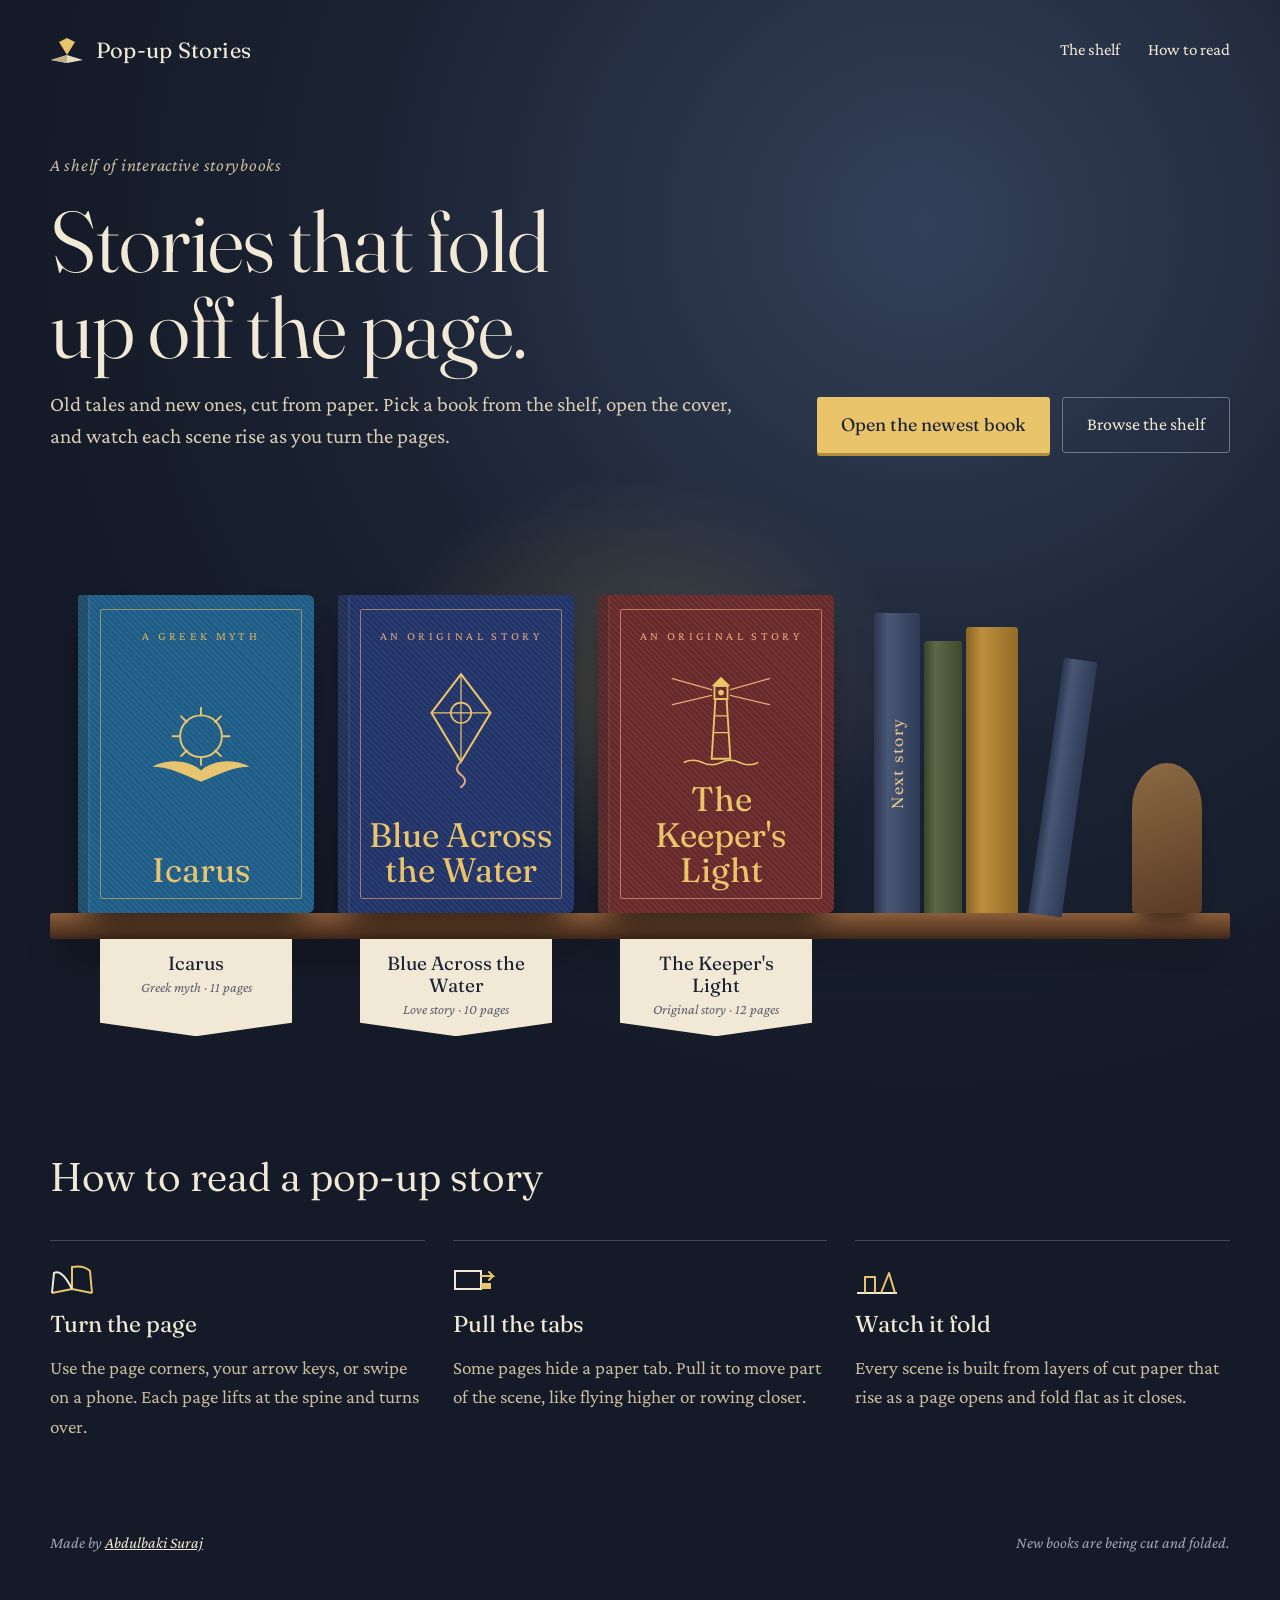
<file: index.html>
<!doctype html>
<html lang="en">
<head>
<meta charset="utf-8">
<meta name="viewport" content="width=device-width, initial-scale=1, viewport-fit=cover">
<title>Pop-up Stories · A Shelf of Interactive Storybooks</title>
<meta name="description" content="A shelf of interactive pop-up storybooks. Pick a book, open the cover, and watch each cut-paper scene fold up off the page.">
<meta name="author" content="Abdulbaki Suraj">
<meta name="theme-color" content="#1b2333">
<meta name="color-scheme" content="dark">
<link rel="canonical" href="https://codelikesuraj.github.io/pop-up-story/">
<link rel="icon" href="data:image/svg+xml,%3Csvg xmlns='http://www.w3.org/2000/svg' viewBox='0 0 64 64'%3E%3Cpath d='M6 50 32 40 58 50 32 58z' fill='%23e9dcc2'/%3E%3Cpath d='M32 40 18 18 32 10 46 18z' fill='%23e9c46a'/%3E%3Cpath d='M6 50 32 40v18z' fill='%23bfae8e'/%3E%3C/svg%3E">

<meta property="og:type" content="website">
<meta property="og:site_name" content="Pop-up Stories">
<meta property="og:title" content="Pop-up Stories · A Shelf of Interactive Storybooks">
<meta property="og:description" content="Interactive pop-up storybooks you can page through in the browser.">
<meta property="og:url" content="https://codelikesuraj.github.io/pop-up-story/">
<meta property="og:image" content="https://codelikesuraj.github.io/pop-up-story/og-image.png">
<meta property="og:image:width" content="1200">
<meta property="og:image:height" content="630">
<meta property="og:image:alt" content="An open pop-up book with a cut-paper countryside scene folding up from its pages">
<meta name="twitter:card" content="summary_large_image">
<meta name="twitter:title" content="Pop-up Stories">
<meta name="twitter:description" content="Interactive pop-up storybooks you can page through in the browser.">
<meta name="twitter:image" content="https://codelikesuraj.github.io/pop-up-story/og-image.png">
<meta name="twitter:image:alt" content="An open pop-up book with a cut-paper countryside scene folding up from its pages">

<link rel="preconnect" href="https://fonts.googleapis.com">
<link rel="preconnect" href="https://fonts.gstatic.com" crossorigin>
<link rel="stylesheet" href="https://fonts.googleapis.com/css2?family=Fraunces:ital,opsz,wght@0,9..144,300..700;1,9..144,400&family=Crimson+Pro:ital,wght@0,400;0,500;1,400&display=swap">
<style>
/* Layout: a night library. A lamp-lit wall, one walnut shelf of cloth-bound books, paper tags hanging below. One deliberate dark look. */
:root{
  --wall:#1b2333; --wall-2:#141a27; --wall-lit:#34405a;
  --paper:#f1e8d6; --paper-2:#d8ccb4; --muted:#c9bba0; --faint:#9aa3b8; --rule:#3c4762;
  --gold:#e9c46a; --gold-deep:#b08d3a; --walnut:#8a5d3b; --walnut-2:#5a3a24; --walnut-3:#3f281a;
  --ink:#1b2333;
  --display:"Fraunces","Iowan Old Style",Georgia,serif;
  --body:"Crimson Pro",Georgia,"Times New Roman",serif;
  color-scheme:dark;
}
*,*::before,*::after{box-sizing:border-box}
html,body{min-height:100%}
body{margin:0;background:radial-gradient(70% 55% at 72% 14%,var(--wall-lit) 0%,var(--wall) 62%,var(--wall-2) 100%);background-color:var(--wall);
  color:var(--paper);font-family:var(--body);font-size:19px;line-height:1.55;padding-inline:20px}
a{color:var(--paper)} a:hover{color:var(--gold)}
a:focus-visible,button:focus-visible{outline:2px solid var(--gold);outline-offset:4px}
.wrap{max-width:1180px;margin:0 auto}

header{display:flex;flex-wrap:wrap;align-items:center;justify-content:space-between;gap:12px 28px;padding-block:28px 0}
.mark{display:flex;align-items:center;gap:12px;text-decoration:none;font-family:var(--display);font-size:22px;letter-spacing:.01em;min-height:44px}
nav{display:flex;flex-wrap:wrap;gap:6px 28px;font-size:17px}
nav a{text-decoration:none;min-height:44px;display:flex;align-items:center}

.hero{display:flex;flex-wrap:wrap;align-items:flex-end;justify-content:space-between;gap:28px;padding-block:80px 30px}
.hero-copy{flex:1 1 560px;min-width:0;display:flex;flex-direction:column;gap:18px}
.eyebrow{font-style:italic;color:var(--muted);font-size:18px;letter-spacing:.04em}
h1{margin:0;font-family:var(--display);font-weight:340;font-size:clamp(46px,7.4vw,86px);line-height:1;letter-spacing:-.01em;max-width:12ch;text-wrap:balance}
.lede{margin:0;max-width:34em;color:var(--paper-2);font-size:21px}
.ctas{display:flex;flex-wrap:wrap;gap:12px}
.btn{text-decoration:none;font-size:18px;padding:13px 24px;border-radius:3px;min-height:44px;display:inline-flex;align-items:center;justify-content:center}
.btn.primary{background:var(--gold);color:var(--ink);font-family:var(--display);box-shadow:0 3px 0 var(--gold-deep)}
.btn.primary:hover{color:var(--ink);transform:translateY(-1px)}
.btn.ghost{border:1px solid #6b7690}

/* the shelf */
.shelf{position:relative;padding-top:70px}
.lamp{position:absolute;left:50%;transform:translateX(-50%);top:-10px;width:min(540px,100%);height:420px;background:radial-gradient(closest-side,rgba(233,196,106,.2),rgba(233,196,106,0));pointer-events:none}
.row{position:relative;display:flex;align-items:flex-end;gap:24px;padding:0 28px;min-height:360px}
.book{display:block;text-decoration:none;color:inherit;flex:0 0 auto}
.cover{width:236px;height:318px;position:relative;border-radius:3px 6px 6px 3px;display:flex;flex-direction:column;align-items:center;justify-content:space-between;
  padding:32px 20px 24px 30px;text-align:center;color:var(--foil);
  background-color:var(--cloth);background-image:repeating-linear-gradient(45deg,rgba(255,255,255,.035) 0 2px,rgba(0,0,0,.045) 2px 4px);
  box-shadow:inset 10px 0 0 rgba(0,0,0,.24),inset 12px 0 0 rgba(255,255,255,.06),0 22px 28px -12px rgba(0,0,0,.7);
  transition:transform .3s cubic-bezier(.2,1.2,.4,1),box-shadow .3s ease}
.cover::before{content:"";position:absolute;inset:14px 12px 14px 22px;border:1px solid color-mix(in srgb,var(--foil-2) 65%,transparent);border-radius:2px;pointer-events:none}
.cover .kind{font-size:12px;letter-spacing:.28em;text-transform:uppercase;color:var(--foil-2)}
.cover svg{width:112px;height:auto}
.cover .name{font-family:var(--display);font-size:34px;line-height:1.05;color:var(--foil);text-wrap:balance}
.book .peek{position:absolute;z-index:2;top:-66px;left:50%;transform:translate(-50%,8px);opacity:0;background:var(--paper);color:var(--ink);font-size:15px;
  padding:6px 14px;border-radius:999px;white-space:nowrap;box-shadow:0 6px 14px rgba(0,0,0,.35);transition:opacity .2s ease,transform .2s ease;pointer-events:none}
.book:hover .cover,.book:focus-visible .cover{transform:translateY(-22px) rotate(-2.5deg);box-shadow:inset 10px 0 0 rgba(0,0,0,.25),inset 12px 0 0 rgba(255,255,255,.06),0 40px 36px -14px rgba(0,0,0,.75)}
.book:hover .peek,.book:focus-visible .peek{opacity:1;transform:translate(-50%,0)}
.book:focus-visible{outline:none}
.book:focus-visible .cover{outline:2px solid var(--gold);outline-offset:6px}
.spines{display:flex;align-items:flex-end;gap:4px;margin-left:16px}
.spine{border-radius:3px 3px 0 0;background-image:linear-gradient(90deg,rgba(0,0,0,.26),rgba(255,255,255,.07) 30%,rgba(0,0,0,.2))}
.spine.next{width:46px;height:300px;background-color:#6b2b2b;display:flex;align-items:center;justify-content:center}
.spine.next span{writing-mode:vertical-rl;transform:rotate(180deg);font-family:var(--display);color:#e2c48c;font-size:16px;letter-spacing:.1em}
.bookend{margin-left:auto;width:70px;height:150px;background:linear-gradient(160deg,#8c6a44,var(--walnut-2));border-radius:50% 50% 4px 4px/30% 30% 4px 4px;box-shadow:0 16px 18px -10px rgba(0,0,0,.6)}
.plank{height:26px;border-radius:3px;background:linear-gradient(var(--walnut),var(--walnut-2) 70%,var(--walnut-3));box-shadow:0 26px 30px -10px rgba(0,0,0,.65)}
.tags{display:flex;gap:24px;padding:0 28px}
.tagwrap{width:236px;display:flex;justify-content:center;flex:0 0 auto}
.tag{background:var(--paper);color:var(--ink);padding:14px 14px 16px;width:192px;text-align:center;clip-path:polygon(0 0,100% 0,100% 86%,50% 100%,0 86%);display:flex;flex-direction:column;gap:2px}
.tag b{font-family:var(--display);font-weight:400;font-size:19px;line-height:1.15}
.tag span{font-size:14px;color:#5a5f6e;font-style:italic}

/* how to read */
.how{padding-block:110px 30px;display:flex;flex-direction:column;gap:32px}
h2{margin:0;font-family:var(--display);font-weight:360;font-size:clamp(30px,4vw,40px);text-wrap:balance}
.steps{display:grid;grid-template-columns:repeat(3,minmax(0,1fr));gap:28px}
.step{display:flex;flex-direction:column;gap:10px;border-top:1px solid var(--rule);padding-top:22px}
.step h3{margin:0;font-family:var(--display);font-weight:400;font-size:23px}
.step p{margin:0;color:var(--muted)}
footer{display:flex;flex-wrap:wrap;justify-content:space-between;gap:12px;padding-block:60px 48px;color:var(--faint);font-size:16px;font-style:italic}

@media (max-width:1180px){.spine.more,.bookend{display:none}}
@media (max-width:1000px){
  .spines,.bookend{display:none}
  .row,.tags{display:grid;grid-template-columns:repeat(3,minmax(0,1fr));gap:20px;padding:0 12px;max-width:780px}
  .row{min-height:0}
  .cover{width:100%;height:auto;aspect-ratio:236/318}
  .cover .name{font-size:clamp(14px,3.4vw,30px)}
  .tagwrap{width:auto}
  .tag{width:100%}
}
@media (max-width:720px){
  body{font-size:18px}
  .hero{padding-block:44px 20px}
  .lede{font-size:19px}
  .ctas{flex-direction:column;align-items:stretch;width:100%}
  .shelf{padding-top:56px}
  .row,.tags{display:grid;grid-template-columns:repeat(3,minmax(0,1fr));gap:12px;padding:0 4px}
  .tagwrap{width:auto!important}
  .tag{width:100%!important}
  .row{min-height:0}
  .cover{width:100%;height:auto;aspect-ratio:236/318;padding:14px 8px 12px 14px}
  .cover::before{inset:9px 8px 9px 14px}
  .cover .kind{display:none}
  .cover svg{width:56%}
  .cover .name{font-size:clamp(14px,4.4vw,19px)}
  .tagwrap{width:140px}
  .tag{width:128px;padding:10px 8px 13px}
  .tag b{font-size:15px}
  .tag span{font-size:13px}
  .spines{display:none}
  .spine.next{width:16px;height:186px}
  .spine.next span,.spine.more,.bookend{display:none}
  .book .peek{display:none}
  .steps{grid-template-columns:1fr}
}
@media (max-width:380px){.spines{display:none}}
@media (prefers-reduced-motion:reduce){.cover,.book .peek{transition:none}}
</style>
</head>
<body>
<div class="wrap">
 <header>
  <a class="mark" href="./">
   <svg width="34" height="28" viewBox="0 0 34 28" aria-hidden="true"><path d="M1 24 L17 19 L33 24 L17 27z" fill="#e9dcc2"/><path d="M17 19 L9 6 L17 2 L25 6z" fill="#e9c46a"/><path d="M1 24 L17 19 V27z" fill="#bfae8e"/></svg>
   Pop-up Stories
  </a>
  <nav aria-label="Main">
   <a href="#shelf">The shelf</a>
   <a href="#how">How to read</a>
  </nav>
 </header>

 <section class="hero">
  <div class="hero-copy">
   <div class="eyebrow">A shelf of interactive storybooks</div>
   <h1>Stories that fold up off the page.</h1>
   <p class="lede">Old tales and new ones, cut from paper. Pick a book from the shelf, open the cover, and watch each scene rise as you turn the pages.</p>
  </div>
  <div class="ctas">
   <a class="btn primary" href="the-keepers-light/">Open the newest book</a>
   <a class="btn ghost" href="#shelf">Browse the shelf</a>
  </div>
 </section>

 <section class="shelf" id="shelf" aria-label="The shelf">
  <div class="lamp" aria-hidden="true"></div>
  <!-- To add a story: copy a .book link and its .tagwrap, set its cloth colours and emblem. -->
  <div class="row">
   <a class="book" href="icarus/" aria-label="Open Icarus, a Greek myth, 11 pages" style="position:relative;--cloth:#1f5f8b;--foil:#e7c46f;--foil-2:#d9b25a">
    <span class="peek">Open the book ›</span>
    <div class="cover">
     <span class="kind">A Greek myth</span>
     <svg viewBox="0 0 118 96" aria-hidden="true"><circle cx="59" cy="34" r="22" fill="none" stroke="currentColor" stroke-width="2"/><path d="M59 4v8M59 56v8M29 34h8M81 34h8M38 13l6 6M80 13l-6 6M38 55l6-6M80 55l-6-6" stroke="currentColor" stroke-width="2" stroke-linecap="round"/><path d="M59 70 C46 58 22 58 8 66 C24 66 36 72 59 82 C82 72 94 66 110 66 C96 58 72 58 59 70z" fill="currentColor"/></svg>
     <span class="name">Icarus</span>
    </div>
   </a>
   <a class="book" href="blue-across-the-water/" aria-label="Open Blue Across the Water, an original love story, 10 pages" style="position:relative;--cloth:#23356b;--foil:#e9c46a;--foil-2:#e0a37a">
    <span class="peek">Open the book ›</span>
    <div class="cover">
     <span class="kind">An original story</span>
     <svg viewBox="0 0 110 124" aria-hidden="true"><path d="M55 6 L84 44 L55 92 L26 44z" fill="none" stroke="currentColor" stroke-width="2"/><path d="M55 6V92M26 44H84" stroke="currentColor" stroke-width="1.2"/><circle cx="55" cy="44" r="10" fill="none" stroke="currentColor" stroke-width="1.6"/><path d="M55 92 q-8 7 0 13 t0 12" fill="none" stroke="var(--foil-2)" stroke-width="2" stroke-linecap="round"/></svg>
     <span class="name">Blue Across the Water</span>
    </div>
   </a>
   <a class="book" href="the-keepers-light/" aria-label="Open The Keeper's Light, an original story, 12 pages" style="position:relative;--cloth:#6b2b2b;--foil:#e9c46a;--foil-2:#e8a87c">
    <span class="peek">Open the book ›</span>
    <div class="cover">
     <span class="kind">An original story</span>
     <svg viewBox="0 0 120 120" aria-hidden="true"><path d="M50 108 L54 44 H66 L70 108z" fill="none" stroke="currentColor" stroke-width="2"/><path d="M52 80 H68 M53 62 H67" stroke="currentColor" stroke-width="1.4"/><rect x="53" y="30" width="14" height="14" fill="none" stroke="currentColor" stroke-width="2"/><path d="M50 30 L60 20 L70 30z" fill="currentColor"/><circle cx="60" cy="37" r="3" fill="currentColor"/><path d="M50 34 L8 22 M50 40 L8 50 M70 34 L112 22 M70 40 L112 50" stroke="var(--foil-2)" stroke-width="1.4" stroke-linecap="round"/><path d="M20 112 q10-5 20 0 t20 0 20 0 20 0" fill="none" stroke="currentColor" stroke-width="1.6"/></svg>
     <span class="name">The Keeper's Light</span>
    </div>
   </a>
   <div class="spines" aria-hidden="true">
    <div class="spine next" style="background-color:#3b4a6b"><span>Next story</span></div>
    <div class="spine more" style="width:38px;height:272px;background-color:#4d5d3a"></div>
    <div class="spine more" style="width:52px;height:286px;background-color:#b8862f"></div>
    <div class="spine more" style="width:34px;height:258px;background-color:#3b4a6b;transform:rotate(8deg);transform-origin:bottom left;margin-left:6px"></div>
   </div>
   <div class="bookend" aria-hidden="true"></div>
  </div>
  <div class="plank" aria-hidden="true"></div>
  <div class="tags">
   <div class="tagwrap"><div class="tag"><b>Icarus</b><span>Greek myth · 11 pages</span></div></div>
   <div class="tagwrap"><div class="tag"><b>Blue Across the Water</b><span>Love story · 10 pages</span></div></div>
   <div class="tagwrap"><div class="tag"><b>The Keeper's Light</b><span>Original story · 12 pages</span></div></div>
  </div>
 </section>

 <section class="how" id="how">
  <h2>How to read a pop-up story</h2>
  <div class="steps">
   <div class="step">
    <svg width="44" height="34" viewBox="0 0 44 34" aria-hidden="true"><path d="M2 30 L22 26 L42 30" fill="none" stroke="#e9c46a" stroke-width="2"/><path d="M22 26 V4 Q34 2 40 8 L42 30" fill="none" stroke="#e9c46a" stroke-width="2"/><path d="M22 26 Q12 6 4 10 L2 30" fill="none" stroke="#f1e8d6" stroke-width="2"/></svg>
    <h3>Turn the page</h3>
    <p>Use the page corners, your arrow keys, or swipe on a phone. Each page lifts at the spine and turns over.</p>
   </div>
   <div class="step">
    <svg width="44" height="34" viewBox="0 0 44 34" aria-hidden="true"><rect x="2" y="8" width="26" height="18" fill="none" stroke="#f1e8d6" stroke-width="2"/><path d="M28 13 h12 l-4-4 M40 13 l-4 4" fill="none" stroke="#e9c46a" stroke-width="2" stroke-linecap="round"/><rect x="28" y="20" width="10" height="6" fill="#e9c46a"/></svg>
    <h3>Pull the tabs</h3>
    <p>Some pages hide a paper tab. Pull it to move part of the scene, like flying higher or rowing closer.</p>
   </div>
   <div class="step">
    <svg width="44" height="34" viewBox="0 0 44 34" aria-hidden="true"><path d="M2 30 H42" stroke="#f1e8d6" stroke-width="2"/><path d="M10 30 V14 H20 V30 M26 30 L34 10 L40 30" fill="none" stroke="#e9c46a" stroke-width="2" stroke-linejoin="round"/></svg>
    <h3>Watch it fold</h3>
    <p>Every scene is built from layers of cut paper that rise as a page opens and fold flat as it closes.</p>
   </div>
  </div>
 </section>

 <footer>
  <div>Made by <a href="https://abdulbakisuraj.com">Abdulbaki Suraj</a></div>
  <div>New books are being cut and folded.</div>
 </footer>
</div>
</body>
</html>
</file>
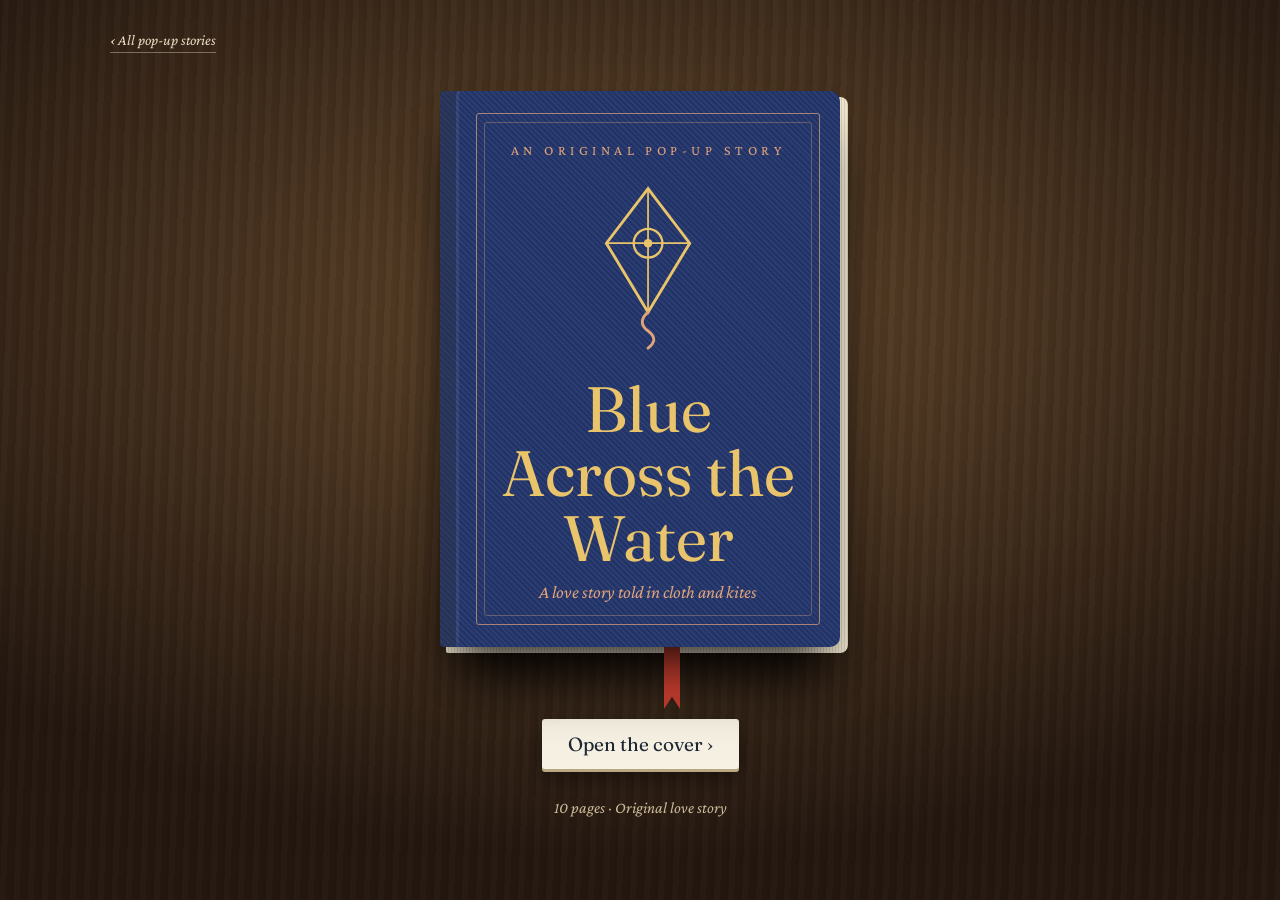
<file: blue-across-the-water/index.html>
<!doctype html>
<html lang="en">
<head>
<meta charset="utf-8">
<meta name="viewport" content="width=device-width, initial-scale=1, viewport-fit=cover">
<title>Blue Across the Water · A Pop-up Storybook</title>
<meta name="description" content="An original pop-up love story: an indigo dyer and a kite-maker who talk across a lagoon in patterns of cloth and kites, until the harmattan haze falls between them.">
<meta name="author" content="Abdulbaki Suraj">
<meta name="theme-color" content="#4a3020">
<meta name="color-scheme" content="light">
<link rel="canonical" href="https://codelikesuraj.github.io/pop-up-story/blue-across-the-water/">
<link rel="icon" href="data:image/svg+xml,%3Csvg xmlns='http://www.w3.org/2000/svg' viewBox='0 0 64 64'%3E%3Cpath d='M32 4 50 24 32 44 14 24z' fill='%2323356b'/%3E%3Cpath d='M32 44q-4 6 2 10t-2 8' fill='none' stroke='%23b8693f' stroke-width='3'/%3E%3C/svg%3E">

<meta property="og:type" content="website">
<meta property="og:site_name" content="Pop-up Stories">
<meta property="og:title" content="Blue Across the Water · A Pop-up Storybook">
<meta property="og:description" content="An indigo dyer and a kite-maker fall in love across a lagoon, talking only in patterns. An original interactive pop-up story.">
<meta property="og:url" content="https://codelikesuraj.github.io/pop-up-story/blue-across-the-water/">
<meta property="og:image" content="https://codelikesuraj.github.io/pop-up-story/blue-across-the-water/og-image.png">
<meta property="og:image:width" content="1200">
<meta property="og:image:height" content="630">
<meta property="og:image:alt" content="The open Blue Across the Water pop-up book: the title and story details on the left page, a patterned kite over the lagoon on the right">
<meta property="og:locale" content="en_GB">
<meta name="twitter:card" content="summary_large_image">
<meta name="twitter:title" content="Blue Across the Water · A Pop-up Storybook">
<meta name="twitter:description" content="An original interactive pop-up love story told in cloth and kites.">
<meta name="twitter:image" content="https://codelikesuraj.github.io/pop-up-story/blue-across-the-water/og-image.png">
<meta name="twitter:image:alt" content="The open Blue Across the Water pop-up book: the title and story details on the left page, a patterned kite over the lagoon on the right">

<link rel="preconnect" href="https://fonts.googleapis.com">
<link rel="preconnect" href="https://fonts.gstatic.com" crossorigin>
<link rel="stylesheet" href="https://fonts.googleapis.com/css2?family=Fraunces:ital,opsz,wght@0,9..144,300..700;1,9..144,400&family=Crimson+Pro:ital,wght@0,400;0,500;1,400&display=swap">
<style>
/* Layout: the series' open pop-up book. Left leaf = story, right leaf = cut-paper lagoon scene folding up from the gutter. */
:root{
  --desk:#d9c7a4; --desk-2:#c6b08a;
  --paper:#fbf8f1; --paper-edge:#e6dccb; --shade:rgba(35,30,40,.18);
  --ink:#1f2236; --ink-soft:#56586a;
  --sky:#f3d9ae; --sky-2:#f9efdc;
  --indigo:#23356b; --indigo-2:#4a63a8; --indigo-3:#a9b8e0;
  --lagoon:#2c7470; --lagoon-2:#5fa39b; --lagoon-3:#a6d1c8; --foam:#eef7f4;
  --dust:#e6c99a; --clay:#b8693f; --clay-2:#d99a6c; --palm:#4f7a3e; --palm-2:#78a35c;
  --wall:#ecdcc0; --wall-2:#cdb48d; --skin:#7a4a2e; --cloth:#f4efe4; --sun:#e2a033;
  --display:"Young Serif","Iowan Old Style",Georgia,serif;
  --body:"Spectral",Georgia,"Times New Roman",serif;
}

*,*::before,*::after{box-sizing:border-box}
html,body{min-height:100%}
body{margin:0;background:radial-gradient(120% 90% at 50% 0%,var(--desk),var(--desk-2));background-color:var(--desk);color:var(--ink);font-family:var(--body);font-size:17px;line-height:1.6;padding-inline:16px;padding-block:28px 40px}
[hidden]{display:none!important}
.wrap{max-width:1060px;margin:0 auto;display:flex;flex-direction:column;gap:18px}
.back{align-self:flex-start;font-style:italic;color:var(--ink);text-decoration:none;font-size:15px;border-bottom:1px solid var(--ink-soft)}
.back:hover{border-bottom-color:var(--clay)}

.book{position:relative;border-radius:6px 6px 8px 8px;background:var(--paper-edge);padding:7px;box-shadow:0 30px 50px -24px var(--shade),0 2px 0 var(--paper-edge)}
.spread{display:grid;grid-template-columns:1fr 1.2fr;background:var(--paper);border-radius:4px;min-height:540px;position:relative;overflow:hidden}
.spread::after{content:"";position:absolute;top:0;bottom:0;left:calc(100%/2.2);width:46px;transform:translateX(-50%);background:linear-gradient(90deg,transparent,var(--shade) 48%,var(--shade) 52%,transparent);pointer-events:none}
.leaf{min-width:0;padding:44px 44px 36px;display:flex;flex-direction:column;gap:14px}
.text{animation:turn .6s ease both}
.chapter{font-style:italic;color:var(--ink-soft);letter-spacing:.04em;font-size:15px}
h1,h2{font-family:var(--display);font-weight:400;line-height:1.08;text-wrap:balance;margin:0}
h2{font-size:clamp(28px,3.6vw,38px)}
h1{font-size:clamp(46px,7.5vw,78px)}
.text p{margin:0;max-width:34em}
.text p:first-of-type::first-letter{font-family:var(--display);float:left;font-size:3.1em;line-height:.85;padding:6px 8px 0 0;color:var(--indigo)}
.cover .text p::first-letter{all:unset}
.folio{margin-top:auto;font-style:italic;color:var(--ink-soft);font-size:14px}

.stage-leaf{padding:26px 22px 22px;display:flex;flex-direction:column;justify-content:center}
.stage{position:relative;aspect-ratio:400/280;width:100%;max-width:100%;perspective:1100px;perspective-origin:50% 0%}
.stage::after{content:"";position:absolute;left:4%;right:4%;bottom:-6px;height:14px;background:radial-gradient(closest-side,var(--shade),transparent);pointer-events:none}
.layer{position:absolute;inset:0;width:100%;height:100%;overflow:visible;transform-origin:50% var(--oy,100%);animation:pop 1s cubic-bezier(.2,1.35,.45,1) calc(var(--d,0s) + var(--wait,0s)) both;filter:drop-shadow(0 5px 3px var(--shade))}
.layer.flat{filter:none}
@keyframes pop{from{transform:rotateX(88deg)}to{transform:rotateX(0)}}
@keyframes turn{from{opacity:0;transform:translateX(-10px)}to{opacity:1;transform:none}}
.caption{font-style:italic;text-align:center;color:var(--ink-soft);font-size:14px;margin-top:14px}

/* svg paint */
.cut{stroke:var(--paper);stroke-width:2.4;stroke-linejoin:round;paint-order:stroke}
.panel{fill:url(#sky);stroke:var(--paper-edge);stroke-width:1.5}
.ind{fill:var(--indigo)} .ind2{fill:var(--indigo-2)} .ind3{fill:var(--indigo-3)}
.lag{fill:var(--lagoon)} .lag2{fill:var(--lagoon-2)} .lag3{fill:var(--lagoon-3)} .foam{fill:var(--foam)}
.dust{fill:var(--dust)} .clay{fill:var(--clay)} .clay2{fill:var(--clay-2)} .palm{fill:var(--palm)} .palm2{fill:var(--palm-2)}
.wallf{fill:var(--wall)} .wall2{fill:var(--wall-2)} .paperf{fill:var(--paper)} .inkf{fill:var(--ink)} .sunf{fill:var(--sun)}
.line{fill:none;stroke:var(--ink);stroke-width:1.8;stroke-linecap:round;stroke-linejoin:round}
.string{fill:none;stroke:var(--ink-soft);stroke-width:1;stroke-dasharray:3 3}
.tail{fill:none;stroke:var(--clay);stroke-width:1.6;stroke-linecap:round}
.crest{fill:none;stroke:var(--foam);stroke-width:1.8;stroke-linecap:round}
.lbl{fill:var(--ink-soft);font-family:var(--body);font-style:italic;font-size:13px;paint-order:stroke;stroke:var(--paper);stroke-width:3px}
.p1{fill:url(#adire-dots)} .p2{fill:url(#adire-lines)} .p3{fill:url(#adire-rings)} .p4{fill:url(#adire-zig)}
.skinp{fill:var(--skin)} .hair{fill:#1f2236} .robe{fill:var(--cloth)} .drape{fill:var(--drape,var(--indigo))}
.bluehand{fill:var(--indigo)}
.robe,.drape,.skinp,.hair,.bluehand{stroke:#1f2236;stroke-width:.7;stroke-linejoin:round}
.fig.him{--drape:var(--clay)}
.haze{fill:var(--dust)}

/* pull tab */
.pull{display:flex;flex-direction:column;gap:6px;margin-top:6px}
.pull label{font-style:italic;color:var(--ink-soft);font-size:14px}
.pull output{font-weight:500;color:var(--ink)}
#row{width:100%;accent-color:var(--indigo);height:28px}
#canoeA,#canoeB{transition:transform .25s ease}
#haze8{transition:opacity .3s ease}
#meetKite{transition:opacity .5s ease,transform .6s ease}

.bob{animation:bob 3.4s ease-in-out infinite alternate;transform-box:fill-box;transform-origin:center}
.sway{animation:sway 4s ease-in-out infinite alternate;transform-box:fill-box;transform-origin:50% 100%}
@keyframes bob{from{transform:translateY(-4px) rotate(-3deg)}to{transform:translateY(4px) rotate(3deg)}}
@keyframes sway{from{transform:rotate(-4deg)}to{transform:rotate(4deg)}}

.lessons{list-style:none;margin:0;padding:0;display:grid;gap:10px}
.lessons li{display:grid;grid-template-columns:1.6em 1fr;gap:10px;align-items:baseline}
.lessons b{font-family:var(--display);font-weight:400;color:var(--indigo)}
.lessons span{font-size:15.5px;line-height:1.5}
.moral{font-style:italic;font-size:18px;border-top:1px solid var(--paper-edge);padding-top:12px}

.controls{display:flex;align-items:center;justify-content:space-between;gap:12px;flex-wrap:wrap}
.btn{font-family:var(--display);font-size:16px;color:var(--ink);background:var(--paper);border:1px solid var(--paper-edge);border-radius:999px;padding:8px 18px;cursor:pointer;box-shadow:0 3px 0 var(--paper-edge)}
.btn:hover{transform:translateY(-1px)}
.btn:disabled{opacity:.4;cursor:default;transform:none}
.btn:focus-visible,.dots button:focus-visible,#row:focus-visible,.back:focus-visible{outline:2px solid var(--clay);outline-offset:3px}
.dots{display:flex;gap:7px;flex-wrap:wrap;justify-content:center}
.dots button{width:12px;height:12px;border-radius:2px;transform:rotate(45deg);border:1px solid var(--ink-soft);background:transparent;padding:0;cursor:pointer}
.dots button[aria-current="true"]{background:var(--indigo);border-color:var(--indigo)}
.hint{text-align:center;font-style:italic;color:var(--ink-soft);font-size:14px}

@media (max-width:760px){
  .spread{grid-template-columns:1fr;min-height:0}
  .spread::after{display:none}
  .stage-leaf{order:-1;padding:18px 12px 6px;border-bottom:1px dashed var(--paper-edge)}
  .leaf{padding:24px 20px 26px}
  body{font-size:16px}
}
@media (prefers-reduced-motion:reduce){
  .layer,.text,.bob,.sway{animation:none}
  #canoeA,#canoeB,#haze8,#meetKite{transition:none}
}

/* every page shares one grid cell, so the book is always as tall as its tallest page */
.book{display:grid}
.book > .page{grid-area:1/1;min-width:0;display:flex;flex-direction:column}
.book > .page[hidden]{display:flex!important;visibility:hidden}
.book > .page > .spread{flex:1}
/* page-turn */
.book{perspective:3200px}
.flip{position:absolute;z-index:6;transform-style:preserve-3d;pointer-events:none;will-change:transform}
.face{position:absolute;top:0;height:100%;background:var(--paper);overflow:hidden;display:flex;backface-visibility:hidden;-webkit-backface-visibility:hidden}
.face > .leaf,.face > .spread{flex:1;min-width:0;height:100%}
.face > .spread::after{display:none}
.flip .face-front{left:0;width:100%}
.flip .face-back{transform:rotateY(180deg)}
.patch{position:absolute;z-index:5;pointer-events:none}
.face .shade{position:absolute;inset:0;pointer-events:none;opacity:0}
.flip-fwd .face-front .shade{background:linear-gradient(90deg,var(--shade),transparent 70%)}
.flip-fwd .face-back .shade{background:linear-gradient(270deg,var(--shade),transparent 70%)}
.flip-bwd .face-front .shade{background:linear-gradient(270deg,var(--shade),transparent 70%)}
.flip-bwd .face-back .shade{background:linear-gradient(90deg,var(--shade),transparent 70%)}
.static .layer,.static .text,.folded .layer,.folding .text{animation:none}
.folded .layer{transform:rotateX(88deg)}
.folding .layer{animation:fold .5s ease-in forwards}
@keyframes fold{from{transform:rotateX(0)}to{transform:rotateX(88deg)}}
</style>
<link rel="stylesheet" href="../assets/book.css">
<style>:root{--binding:#23356b;--foil:#e9c46a;--foil-2:#e0a37a}</style>
</head>
<body>

<svg width="0" height="0" style="position:absolute" aria-hidden="true">
 <defs>
  <linearGradient id="sky" x1="0" y1="0" x2="0" y2="1"><stop offset="0" style="stop-color:var(--sky)"/><stop offset="1" style="stop-color:var(--sky-2)"/></linearGradient>
  <!-- adire-style resist patterns -->
  <pattern id="adire-dots" width="10" height="10" patternUnits="userSpaceOnUse"><rect class="ind" width="10" height="10"/><circle class="ind3" cx="5" cy="5" r="1.8"/></pattern>
  <pattern id="adire-lines" width="12" height="12" patternUnits="userSpaceOnUse"><rect class="ind" width="12" height="12"/><path d="M0 3h12M0 9h12" stroke="var(--indigo-3)" stroke-width="1.6"/><path d="M6 0v12" stroke="var(--indigo-2)" stroke-width="1"/></pattern>
  <pattern id="adire-rings" width="16" height="16" patternUnits="userSpaceOnUse"><rect class="ind" width="16" height="16"/><circle cx="8" cy="8" r="5.5" fill="none" stroke="var(--indigo-3)" stroke-width="1.4"/><circle class="ind3" cx="8" cy="8" r="1.6"/></pattern>
  <pattern id="adire-zig" width="14" height="10" patternUnits="userSpaceOnUse"><rect class="ind2" width="14" height="10"/><path d="M0 7l3.5-4 3.5 4 3.5-4 3.5 4" fill="none" stroke="var(--indigo-3)" stroke-width="1.5"/></pattern>

  <!-- woman, feet at 0,0, ~56 tall; her hands are dyed blue -->
  <g id="dyer">
   <path class="robe" d="M-10 0 L-7-36 Q0-40 7-36 L11 0z"/>
   <path class="drape" d="M-10 0 L-8-16 L10-16 L11 0z"/>
   <path class="drape" d="M-7-36 Q0-30 7-36 L8-30 Q0-25-8-30z"/>
   <rect class="skinp" x="-1.6" y="-41" width="3.2" height="6"/>
   <path class="skinp" d="M5-34 Q12-28 13-21 l-3 .6 Q8-26 3-30z"/>
   <circle class="bluehand" cx="11.6" cy="-19.6" r="2.4"/>
   <circle class="skinp" cx="1" cy="-45" r="5.4"/>
   <path class="drape" d="M-6-47 q2-10 13-6 q3 2 1 5 q-6-3-14 1z"/>
   <path class="drape" d="M7-52 q6-3 4 4z"/>
  </g>
  <g id="maker">
   <path class="skinp" d="M-6 0h4.5l.5-15h-4zM2 0h4.5l-1-15h-4z"/>
   <path class="robe" d="M-10-14 L-8-38 Q0-42 8-38 L10-14 Q0-11-10-14z"/>
   <path class="drape" d="M-8-38 Q2-32 10-17 L6-15 Q1-27-9-31z"/>
   <rect class="skinp" x="-1.6" y="-43" width="3.4" height="6"/>
   <path class="skinp" d="M6-36 Q14-32 17-24 l-3 .8 Q11-29 4-32z"/>
   <circle class="skinp" cx="1" cy="-47" r="5.6"/>
   <path class="hair" d="M-4.6-49 q1-6 6-6 q4.4 0 5.4 4 q-3-2-6-1.6 q-3 .6-5.4 3.6z"/>
   <rect class="drape" x="-5.6" y="-56" width="12" height="5" rx="1.5"/>
  </g>
  <!-- canoe, centre at 0,0 -->
  <g id="canoe">
   <path class="clay" d="M-34-6 Q0 6 34-6 L30 2 Q0 10-30 2z"/>
   <path class="clay2" d="M-30-4 Q0 4 30-4"/>
   <path class="line" d="M6-30 L22 6" stroke-width="1.6"/>
   <path class="inkf" d="M20 2l5 10 3-2z"/>
  </g>
  <!-- kite, centre at 0,0 -->
  <g id="kite-shape"><path d="M0-22 L16 0 L0 26 L-16 0z"/></g>
  <g id="house">
   <rect class="wallf" x="-34" y="-46" width="68" height="46"/>
   <rect class="wall2" x="-38" y="-50" width="76" height="6"/>
   <path class="inkf" d="M-8 0v-20a8 8 0 0 1 16 0v20z"/>
   <rect class="wall2" x="-26" y="-34" width="10" height="10"/><rect class="wall2" x="16" y="-34" width="10" height="10"/>
  </g>
  <g id="palm">
   <path class="clay2" d="M-2 0 Q2-30-4-62 l4 0 Q8-30 3 0z"/>
   <path class="palm" d="M-2-62 Q-20-72-36-62 Q-20-66-2-60z M-2-62 Q16-76 34-66 Q16-68-2-60z M-2-62 Q-14-84-28-84 Q-14-78-2-60z M-2-62 Q10-86 24-88 Q10-78-2-60z M-2-62 Q-28-58-34-44 Q-22-58-2-60z M-2-62 Q24-60 30-46 Q18-58-2-60z"/>
  </g>
  <g id="pot"><path class="clay" d="M-16 0 Q-22-14-14-24 h28 Q22-14 16 0z"/><ellipse class="ind" cx="0" cy="-24" rx="14" ry="4"/><rect class="clay2" x="-15" y="-27" width="30" height="4" rx="2"/></g>
  <g id="water">
   <path class="lag3" d="M0 0q25-10 50 0t50 0 50 0 50 0 50 0 50 0 50 0 50 0V80H0z"/>
   <path class="lag2" d="M-20 14q25-10 50 0t50 0 50 0 50 0 50 0 50 0 50 0 50 0 50 0V80H-20z"/>
   <path class="lag" d="M0 28q25-10 50 0t50 0 50 0 50 0 50 0 50 0 50 0 50 0V80H0z"/>
   <path class="crest" d="M20 24q8-5 16-1M120 24q8-5 16-1M220 24q8-5 16-1M320 24q8-5 16-1M70 10q8-5 16-1M170 10q8-5 16-1M270 10q8-5 16-1"/>
  </g>
 </defs>
</svg>

<div class="wrap">
<a class="back" href="../">‹ All pop-up stories</a>
<section class="closed" aria-label="Book cover">
 <div class="closed-book">
  <div class="block" aria-hidden="true"></div>
  <div class="tassel" aria-hidden="true"></div>
  <button type="button" class="cover-board" data-open aria-label="Open the book: Blue Across the Water">
   <span class="eyebrow">An original pop-up story</span>
   <svg class="emblem" viewBox="0 0 110 124" aria-hidden="true"><path d="M55 6 L84 44 L55 92 L26 44z" fill="none" stroke="currentColor" stroke-width="2"/><path d="M55 6V92M26 44H84" stroke="currentColor" stroke-width="1.2"/><circle cx="55" cy="44" r="10" fill="none" stroke="currentColor" stroke-width="1.6"/><circle cx="55" cy="44" r="3" fill="currentColor"/><path d="M55 92 q-8 7 0 13 t0 12" fill="none" stroke="var(--foil-2)" stroke-width="2" stroke-linecap="round"/></svg>
   <span><span class="title">Blue Across the Water</span><span class="sub">A love story told in cloth and kites</span></span>
  </button>
 </div>
 <button type="button" class="open-tag" data-open>Open the cover ›</button>
 <p class="meta">10 pages · Original love story</p>
</section>
<main class="book" aria-live="polite">

<!-- 0 cover -->
<section class="page cover" data-name="Cover">
 <div class="spread">
  <div class="leaf text">
   <div class="chapter">An original pop-up love story</div>
   <h1>Blue Across the Water</h1>
   <p>An indigo dyer and a kite-maker who lived on opposite shores of a lagoon, and the conversation they held for a whole season without ever saying a word.</p>
   <p style="color:var(--ink-soft);font-size:15px">Turn the pages to watch each scene fold up. Near the end, pull the tab to row the boats through the haze.</p>
   <div class="folio">Written for the Pop-up Stories shelf</div>
  </div>
  <div class="leaf stage-leaf"><div class="stage">
   <svg class="layer" style="--d:0s" viewBox="0 0 400 280" aria-hidden="true">
    <rect class="panel" x="8" y="4" width="384" height="272" rx="6"/>
    <circle class="sunf" cx="300" cy="62" r="26" opacity=".85"/>
   </svg>
   <svg class="layer" style="--d:.18s;--oy:84%" viewBox="0 0 400 280" aria-hidden="true">
    <g class="cut">
     <use href="#palm" transform="translate(30 206) scale(.8)"/>
     <use href="#house" transform="translate(80 206)"/>
     <path class="line" d="M48 154h64" stroke-width="1"/>
     <rect class="p2" x="52" y="154" width="18" height="30"/><rect class="p1" x="74" y="154" width="16" height="26"/><rect class="p3" x="94" y="154" width="16" height="30"/>
     <use href="#house" transform="translate(326 206) scale(-1 1)"/>
     <use href="#palm" transform="translate(372 206) scale(-.8 .8)"/>
    </g>
   </svg>
   <svg class="layer" style="--d:.36s;--oy:90%" viewBox="0 0 400 280" aria-hidden="true">
    <path class="string" d="M330 150Q260 120 210 110"/>
    <g class="bob"><g class="cut"><use href="#kite-shape" class="p3" transform="translate(206 92) scale(1.4)"/></g><path class="tail" d="M206 128q-8 8 0 14t0 14 0 14"/></g>
   </svg>
   <svg class="layer" style="--d:.52s" viewBox="0 0 400 280" aria-hidden="true">
    <use href="#water" transform="translate(0 214)"/>
   </svg>
  </div><div class="caption">The lagoon at the end of the dry season</div></div>
 </div>
</section>

<!-- 1 Dyer -->
<section class="page" data-name="The Dyer" data-scene-after="2" hidden>
 <div class="spread">
  <div class="leaf text">
   <div class="chapter">Chapter One · The near shore</div>
   <h2>Ireti's Blue Hands</h2>
   <p>On the near shore of the lagoon lived Ireti, a dyer. All day she worked over clay pots of indigo, folding and tying cloth, stitching it with raffia and painting it with cassava paste so the dye would leave patterns where it could not reach.</p>
   <p>Her hands were blue to the wrist, and no amount of scrubbing would change it. Each morning she climbed to her flat roof and hung the new cloth to dry, rows of blue facing the water. Nobody on her side of the lagoon ever looked at them for long.</p>
   <div class="folio">i</div>
  </div>
  <div class="leaf stage-leaf"><div class="stage">
   <svg class="layer" style="--d:0s" viewBox="0 0 400 280" aria-hidden="true">
    <rect class="panel" x="8" y="4" width="384" height="272" rx="6"/>
    <rect class="lag3" x="8" y="150" width="384" height="40"/>
    <path class="palm2" d="M300 150q20-14 40-10t52 6v4z"/>
   </svg>
   <svg class="layer" style="--d:.18s;--oy:84%" viewBox="0 0 400 280" aria-hidden="true">
    <g class="cut">
     <rect class="wallf" x="60" y="120" width="190" height="110"/>
     <rect class="wall2" x="54" y="114" width="202" height="8"/>
     <path class="line" d="M74 66h164M74 66v48M238 66v48" stroke-width="1.4"/>
     <g class="sway"><rect class="p1" x="82" y="66" width="34" height="46"/></g>
     <g class="sway"><rect class="p2" x="124" y="66" width="34" height="42"/></g>
     <g class="sway"><rect class="p3" x="166" y="66" width="30" height="48"/></g>
     <g class="sway"><rect class="p4" x="202" y="66" width="30" height="40"/></g>
     <path class="inkf" d="M140 230v-34a15 15 0 0 1 30 0v34z"/>
    </g>
   </svg>
   <svg class="layer" style="--d:.36s" viewBox="0 0 400 280" aria-hidden="true">
    <g class="cut">
     <use href="#pot" transform="translate(58 262) scale(1.3)"/>
     <use href="#pot" transform="translate(100 266) scale(1.1)"/>
     <use href="#dyer" class="fig" transform="translate(300 262) scale(1.45)"/>
     <rect class="p2" x="226" y="232" width="36" height="30" transform="rotate(-8 244 247)"/>
    </g>
    <text class="lbl" x="284" y="278">Ireti</text>
   </svg>
  </div><div class="caption">The dye pots and the drying roof</div></div>
 </div>
</section>

<!-- 2 Kite-maker -->
<section class="page" data-name="The Kite-Maker" hidden>
 <div class="spread">
  <div class="leaf text">
   <div class="chapter">Chapter Two · The far shore</div>
   <h2>Folarin's Workshop</h2>
   <p>Across the water, where the palms leaned over the mud, lived Folarin, who made kites. He split bamboo thinner than a fingernail, glued paper over the frames and tied tails of rag that snapped in the wind.</p>
   <p>Most mornings he tested a kite above the lagoon. And most mornings, while it climbed, he found himself looking past it at a rooftop on the near shore, where rows of blue cloth came out with the sun. He did not know whose they were. He only knew he waited for them.</p>
   <div class="folio">ii</div>
  </div>
  <div class="leaf stage-leaf"><div class="stage">
   <svg class="layer" style="--d:0s" viewBox="0 0 400 280" aria-hidden="true">
    <rect class="panel" x="8" y="4" width="384" height="272" rx="6"/>
    <rect class="lag3" x="8" y="160" width="384" height="116"/>
    <g class="cut"><rect class="wallf" x="30" y="136" width="40" height="26"/><rect class="p1" x="34" y="126" width="9" height="12"/><rect class="p3" x="46" y="126" width="9" height="12"/><rect class="p2" x="58" y="126" width="9" height="12"/></g>
    <text class="lbl" x="22" y="120">her roof, far away</text>
   </svg>
   <svg class="layer" style="--d:.18s;--oy:86%" viewBox="0 0 400 280" aria-hidden="true">
    <g class="cut">
     <path class="palm2" d="M120 232q60-30 272-20v20z"/>
     <use href="#palm" transform="translate(372 216)"/>
     <rect class="wallf" x="160" y="140" width="150" height="80"/>
     <path class="clay" d="M150 142l85-36 85 36z"/>
     <use href="#kite-shape" class="sunf" transform="translate(190 176) scale(.8)"/>
     <use href="#kite-shape" class="clay2" transform="translate(276 176) scale(.8)"/>
     <path class="inkf" d="M222 220v-30a13 13 0 0 1 26 0v30z"/>
    </g>
   </svg>
   <svg class="layer" style="--d:.36s" viewBox="0 0 400 280" aria-hidden="true">
    <use href="#water" transform="translate(0 246)"/>
    <g class="cut">
     <use href="#maker" class="fig him" transform="translate(132 252) scale(1.45)"/>
     <path d="M160 214 L184 186 L208 214 L184 248z" fill="none" stroke="var(--clay-2)" stroke-width="2.4"/>
     <path d="M184 186v62M160 214h48" stroke="var(--clay-2)" stroke-width="1.6"/>
    </g>
    <text class="lbl" x="104" y="276">Folarin</text>
   </svg>
  </div><div class="caption">Bamboo, paper and rag tails</div></div>
 </div>
</section>

<!-- 3 First kite -->
<section class="page" data-name="The First Kite" hidden>
 <div class="spread">
  <div class="leaf text">
   <div class="chapter">Chapter Three · An answer in the sky</div>
   <h2>The First Kite</h2>
   <p>One evening Folarin painted a kite in indigo, with ringed circles copied as well as he could from a cloth he had stared at all week. The next morning he flew it high over the lagoon, straight toward her roof.</p>
   <p>Ireti looked up from her pots and saw her own pattern hanging in the sky. She laughed out loud, alone on the roof, the first time anyone had answered her work. She did not know his name. But she knew someone over there had been looking.</p>
   <div class="folio">iii</div>
  </div>
  <div class="leaf stage-leaf"><div class="stage">
   <svg class="layer" style="--d:0s" viewBox="0 0 400 280" aria-hidden="true">
    <rect class="panel" x="8" y="4" width="384" height="272" rx="6"/>
    <circle class="sunf" cx="74" cy="56" r="20" opacity=".85"/>
   </svg>
   <svg class="layer" style="--d:.18s;--oy:86%" viewBox="0 0 400 280" aria-hidden="true">
    <path class="string" d="M400 210Q330 130 252 90"/>
    <g class="bob"><g class="cut"><use href="#kite-shape" class="p3" transform="translate(248 78) scale(2)"/></g><path class="tail" d="M248 130q-10 10 0 18t0 18 0 18"/></g>
   </svg>
   <svg class="layer" style="--d:.36s" viewBox="0 0 400 280" aria-hidden="true">
    <use href="#water" transform="translate(0 236)"/>
    <g class="cut">
     <rect class="wallf" x="8" y="196" width="160" height="50"/>
     <rect class="wall2" x="8" y="190" width="168" height="8"/>
     <path class="line" d="M26 150h120" stroke-width="1.2"/>
     <rect class="p3" x="34" y="150" width="30" height="38"/><rect class="p1" x="70" y="150" width="28" height="34"/>
     <use href="#dyer" class="fig" transform="translate(130 190) scale(1.15)"/>
    </g>
    <path class="line" d="M146 150l14-14M150 160l18-6" stroke-width="1.2"/>
   </svg>
  </div><div class="caption">Her own pattern, flying back to her</div></div>
 </div>
</section>

<!-- 4 Conversation -->
<section class="page" data-name="A Conversation in Blue" hidden>
 <div class="spread">
  <div class="leaf text">
   <div class="chapter">Chapter Four · The dry season</div>
   <h2>A Conversation in Blue</h2>
   <p>So it began. Ireti dyed a cloth of zigzags like waves, and the next day a zigzag kite rose from the far shore. She answered with dots like rain. He sent up a kite with a tail of rain. When a storm tore one of his kites, she hung out a cloth stitched with mending lines.</p>
   <p>For a whole season they spoke this way, a cloth at dawn and a kite by noon. The fishermen in between began to read it too. Neither lover crossed the water. It felt too fine a thing to risk spoiling by speaking.</p>
   <div class="folio">iv</div>
  </div>
  <div class="leaf stage-leaf"><div class="stage">
   <svg class="layer" style="--d:0s" viewBox="0 0 400 280" aria-hidden="true">
    <rect class="panel" x="8" y="4" width="384" height="272" rx="6"/>
    <g class="sunf" opacity=".75"><circle cx="70" cy="34" r="8"/><circle cx="130" cy="28" r="8"/><circle cx="200" cy="26" r="8"/><circle cx="270" cy="28" r="8"/><circle cx="330" cy="34" r="8"/></g>
    <text class="lbl" x="200" y="56" text-anchor="middle">a cloth at dawn, a kite by noon</text>
   </svg>
   <svg class="layer" style="--d:.18s;--oy:84%" viewBox="0 0 400 280" aria-hidden="true">
    <path class="string" d="M392 220Q330 140 236 96M392 220Q340 150 300 132M392 220Q350 140 340 80"/>
    <g class="cut">
     <g class="bob"><use href="#kite-shape" class="p4" transform="translate(236 96) scale(1.05)"/></g>
     <g class="bob"><use href="#kite-shape" class="p1" transform="translate(300 132) scale(.9)"/></g>
     <g class="bob"><use href="#kite-shape" class="p2" transform="translate(340 80) scale(.8)"/></g>
    </g>
    <path class="tail" d="M236 124q-6 6 0 12t0 12M300 156q-6 6 0 12t0 12M340 102q-6 6 0 12"/>
   </svg>
   <svg class="layer" style="--d:.36s" viewBox="0 0 400 280" aria-hidden="true">
    <use href="#water" transform="translate(0 226)"/>
    <g class="cut">
     <rect class="wallf" x="8" y="176" width="150" height="66"/>
     <rect class="wall2" x="8" y="170" width="158" height="8"/>
     <path class="line" d="M20 112h132" stroke-width="1.2"/>
     <g class="sway"><rect class="p4" x="24" y="112" width="28" height="50"/></g>
     <g class="sway"><rect class="p1" x="58" y="112" width="28" height="44"/></g>
     <g class="sway"><rect class="p2" x="92" y="112" width="26" height="52"/></g>
     <g class="sway"><rect class="ind" x="124" y="112" width="24" height="46"/></g>
     <use href="#canoe" transform="translate(250 240) scale(.8)"/>
    </g>
    <path d="M128 120l16 30M144 118l-14 34" stroke="var(--indigo-3)" stroke-width="1.6"/>
   </svg>
  </div><div class="caption">Waves answered with waves, rain with rain</div></div>
 </div>
</section>

<!-- 5 Harmattan -->
<section class="page" data-name="The Harmattan" hidden>
 <div class="spread">
  <div class="leaf text">
   <div class="chapter">Chapter Five · The dust wind</div>
   <h2>The Harmattan</h2>
   <p>Then the harmattan came down from the north. Fine dust filled the air until the far shore vanished and the sun hung pale as a coin. Ireti hung her best cloth every morning and could not tell if anyone saw it. Folarin flew kite after kite into a sky that swallowed them.</p>
   <p>Day after day there was no answer. Each began to fear the other had grown tired of the game. Ireti stopped climbing to the roof. On the far shore, Folarin sat among his unflown kites and wondered if a season of patterns had meant anything at all.</p>
   <div class="folio">v</div>
  </div>
  <div class="leaf stage-leaf"><div class="stage">
   <svg class="layer" style="--d:0s" viewBox="0 0 400 280" aria-hidden="true">
    <rect class="panel" x="8" y="4" width="384" height="272" rx="6"/>
    <circle class="paperf" cx="200" cy="80" r="26" opacity=".9"/>
    <g class="cut" opacity=".35"><rect class="wallf" x="300" y="150" width="70" height="40"/><use href="#kite-shape" class="ind" transform="translate(320 110) scale(.6)"/></g>
   </svg>
   <svg class="layer flat" style="--d:.18s;--oy:84%" viewBox="0 0 400 280" aria-hidden="true">
    <rect class="haze" x="8" y="4" width="384" height="272" rx="6" opacity=".55"/>
    <path class="paperf" opacity=".35" d="M8 80q80-20 160 0t160 0 64 0v20q-60 10-120-4t-140 6-124-4zM8 160q90-16 180 0t204-4v16q-110 12-204-2t-180 4z"/>
   </svg>
   <svg class="layer" style="--d:.36s" viewBox="0 0 400 280" aria-hidden="true">
    <use href="#water" transform="translate(0 232)"/>
    <g class="cut">
     <rect class="wallf" x="8" y="186" width="170" height="60"/>
     <rect class="wall2" x="8" y="180" width="178" height="8"/>
     <path class="line" d="M24 130h140" stroke-width="1.2"/>
     <rect class="p3" x="88" y="130" width="34" height="44"/>
     <use href="#dyer" class="fig" transform="translate(60 180) scale(1.1)"/>
    </g>
   </svg>
  </div><div class="caption">The far shore disappears</div></div>
 </div>
</section>

<!-- 6 Last kite -->
<section class="page" data-name="The Last Kite" data-scene-after="2" hidden>
 <div class="spread">
  <div class="leaf text">
   <div class="chapter">Chapter Six · Too big to miss</div>
   <h2>The Last Kite</h2>
   <p>At last Folarin built the biggest kite of his life, taller than himself. He tied every scrap of string he owned into one line, waited for a strong wind, and let it run out over the water until the line ended and the kite flew free.</p>
   <p>It came down in the dust on Ireti's roof. On it he had painted no pattern this time, only a picture: a small canoe in the middle of the lagoon, with two people in it. Ireti held it in her blue hands for a long time. Then she went down to the water.</p>
   <div class="folio">vi</div>
  </div>
  <div class="leaf stage-leaf"><div class="stage">
   <svg class="layer" style="--d:0s" viewBox="0 0 400 280" aria-hidden="true">
    <rect class="panel" x="8" y="4" width="384" height="272" rx="6"/>
    <rect class="haze" x="8" y="4" width="384" height="272" rx="6" opacity=".4"/>
    <path class="string" d="M392 120Q300 90 210 150"/>
   </svg>
   <svg class="layer" style="--d:.18s;--oy:88%" viewBox="0 0 400 280" aria-hidden="true">
    <g class="cut">
     <rect class="wallf" x="40" y="196" width="320" height="50"/>
     <rect class="wall2" x="34" y="190" width="332" height="8"/>
     <g transform="translate(200 120) rotate(-8)">
      <path class="paperf" d="M0-66 L54 0 L0 74 L-54 0z" stroke="var(--clay-2)" stroke-width="3"/>
      <path d="M0-66V74M-54 0H54" stroke="var(--clay-2)" stroke-width="1.6"/>
      <use href="#canoe" transform="translate(0 20) scale(.85)"/>
      <use href="#dyer" class="fig" transform="translate(-10 18) scale(.42)"/>
      <use href="#maker" class="fig him" transform="translate(10 18) scale(.42)"/>
      <path class="lag2" d="M-34 34q10-4 20 0t20 0 20 0 8 0v4h-68z"/>
     </g>
    </g>
   </svg>
   <svg class="layer" style="--d:.36s" viewBox="0 0 400 280" aria-hidden="true">
    <g class="cut"><use href="#dyer" class="fig" transform="translate(84 270) scale(1.3)"/><use href="#pot" transform="translate(330 270)"/></g>
    <text class="lbl" x="200" y="272" text-anchor="middle">a canoe, with two people in it</text>
   </svg>
  </div><div class="caption">The kite lands on her roof</div></div>
 </div>
</section>

<!-- 7 Passing -->
<section class="page" data-name="Passing in the Haze" data-scene-after="2" hidden>
 <div class="spread">
  <div class="leaf text">
   <div class="chapter">Chapter Seven · Two empty houses</div>
   <h2>Passing in the Haze</h2>
   <p>Ireti pushed off in her neighbour's canoe and rowed toward the far shore. She could see nothing but dust. She did not know that Folarin, unable to bear waiting for an answer, had already launched his own canoe and was rowing toward her.</p>
   <p>In the thick of the haze they passed each other, a stone's throw apart, each hearing only the splash of a stranger's paddle. Ireti reached an empty workshop full of kites. Folarin reached an empty roof full of blue cloth. And each sat down in the other's doorway to wait.</p>
   <div class="folio">vii</div>
  </div>
  <div class="leaf stage-leaf"><div class="stage">
   <svg class="layer" style="--d:0s" viewBox="0 0 400 280" aria-hidden="true">
    <rect class="panel" x="8" y="4" width="384" height="272" rx="6"/>
    <rect class="lag3" x="8" y="140" width="384" height="136"/>
   </svg>
   <svg class="layer" style="--d:.18s;--oy:86%" viewBox="0 0 400 280" aria-hidden="true">
    <g class="cut">
     <g transform="translate(140 196)"><use href="#canoe"/><use href="#dyer" class="fig" transform="translate(-4 -2) scale(.6)"/></g>
     <g transform="translate(262 170) scale(-1 1)"><use href="#canoe"/><use href="#maker" class="fig him" transform="translate(-4 -2) scale(.6)"/></g>
    </g>
    <path class="line" d="M96 196h-24M86 204h-18M306 170h24M316 178h18" stroke-width="1.2" opacity=".6"/>
   </svg>
   <svg class="layer flat" style="--d:.3s" viewBox="0 0 400 280" aria-hidden="true">
    <rect class="haze" x="8" y="4" width="384" height="272" rx="6" opacity=".5"/>
    <path class="paperf" opacity=".4" d="M8 150q70-14 150 0t234-6v20q-120 14-234-2t-150 4zM8 210q100-12 190 0t194 0v16q-100 10-194-2t-190 2z"/>
   </svg>
   <svg class="layer" style="--d:.42s" viewBox="0 0 400 280" aria-hidden="true">
    <use href="#water" transform="translate(0 244)"/>
    <text class="lbl" x="200" y="132" text-anchor="middle">a stone's throw apart</text>
   </svg>
  </div><div class="caption">Each heard only a stranger's paddle</div></div>
 </div>
</section>

<!-- 8 Halfway (interactive) -->
<section class="page" data-name="Halfway" data-scene-after="2" hidden>
 <div class="spread">
  <div class="leaf text">
   <div class="chapter">Chapter Eight · Meeting in the middle</div>
   <h2>Halfway</h2>
   <p>By evening the neighbours on both shores were laughing. "Your dyer is sitting at the kite-maker's door," the fishermen shouted across. "And your kite-maker is sitting at hers!"</p>
   <p>So, at the same moment, both of them pushed off again. This time neither aimed for the other's house. They rowed for the middle of the lagoon, where the painted kite had put them. As the wind turned and the dust began to clear, they saw each other at last.</p>
   <div class="pull">
    <label for="row">Pull the tab to row them to the middle</label>
    <input type="range" id="row" min="0" max="100" value="20">
    <output id="row-out" for="row">Each pushes off from the other's shore.</output>
   </div>
   <div class="folio">viii</div>
  </div>
  <div class="leaf stage-leaf"><div class="stage">
   <svg class="layer" style="--d:0s" viewBox="0 0 400 280" aria-hidden="true">
    <rect class="panel" x="8" y="4" width="384" height="272" rx="6"/>
    <circle class="sunf" cx="200" cy="120" r="34" opacity=".8"/>
    <rect class="lag3" x="8" y="150" width="384" height="126"/>
    <g class="cut"><rect class="wallf" x="14" y="128" width="50" height="24"/><rect class="wallf" x="336" y="128" width="50" height="24"/><path class="clay" d="M330 130l31-14 31 14z"/></g>
   </svg>
   <svg class="layer" style="--d:.18s;--oy:86%" viewBox="0 0 400 280" aria-hidden="true">
    <g id="meetKite" opacity="0">
     <path class="string" d="M216 196Q214 130 200 80"/>
     <g class="cut"><use href="#kite-shape" class="p3" transform="translate(200 64) scale(1.2)"/></g>
     <path class="tail" d="M200 96q-6 6 0 12t0 12"/>
    </g>
    <g id="canoeA"><g class="cut"><use href="#canoe" transform="translate(0 210)"/><use href="#dyer" class="fig" transform="translate(-4 208) scale(.7)"/></g></g>
    <g id="canoeB"><g class="cut"><g transform="translate(0 210) scale(-1 1)"><use href="#canoe"/><use href="#maker" class="fig him" transform="translate(-4 -2) scale(.7)"/></g></g></g>
   </svg>
   <svg class="layer flat" style="--d:.3s" viewBox="0 0 400 280" aria-hidden="true">
    <g id="haze8"><rect class="haze" x="8" y="4" width="384" height="272" rx="6" opacity=".55"/><path class="paperf" opacity=".35" d="M8 170q70-14 150 0t234-6v20q-120 14-234-2t-150 4z"/></g>
   </svg>
   <svg class="layer" style="--d:.42s" viewBox="0 0 400 280" aria-hidden="true">
    <use href="#water" transform="translate(0 236)"/>
   </svg>
  </div><div class="caption">The middle of the lagoon</div></div>
 </div>
</section>

<!-- 9 Afterword -->
<section class="page" data-name="Afterword" hidden>
 <div class="spread">
  <div class="leaf text">
   <div class="chapter">Afterword · The festival of blue kites</div>
   <h2>What the Story Keeps</h2>
   <p>They married that same dry season, with a cloth of ringed circles for her wrapper and a kite of ringed circles flying over the feast. Ever since, when the harmattan clears, the lagoon town flies blue kites, and the dyers hang out their best cloth to answer them.</p>
   <ul class="lessons">
    <li><b>◇</b><span><strong>Love is noticing.</strong> It began with one person looking closely at another's work.</span></li>
    <li><b>◇</b><span><strong>Love is a conversation.</strong> Each pattern was an answer to the last one.</span></li>
    <li><b>◇</b><span><strong>Silence is not an answer.</strong> In the haze, both assumed the worst and were both wrong.</span></li>
    <li><b>◇</b><span><strong>Someone has to cross the water,</strong> and it works best when both set out to meet in the middle.</span></li>
   </ul>
  </div>
  <div class="leaf stage-leaf"><div class="stage">
   <svg class="layer" style="--d:0s" viewBox="0 0 400 280" aria-hidden="true">
    <rect class="panel" x="8" y="4" width="384" height="272" rx="6"/>
    <circle class="sunf" cx="200" cy="168" r="30" opacity=".85"/>
   </svg>
   <svg class="layer" style="--d:.18s;--oy:84%" viewBox="0 0 400 280" aria-hidden="true">
    <g class="cut">
     <g class="bob"><use href="#kite-shape" class="p3" transform="translate(200 70) scale(1.6)"/></g>
     <g class="bob"><use href="#kite-shape" class="p1" transform="translate(96 96) scale(.9)"/></g>
     <g class="bob"><use href="#kite-shape" class="p4" transform="translate(304 92) scale(.9)"/></g>
     <g class="bob"><use href="#kite-shape" class="p2" transform="translate(52 40) scale(.6)"/></g>
     <g class="bob"><use href="#kite-shape" class="p2" transform="translate(350 40) scale(.6)"/></g>
     <g class="bob"><use href="#kite-shape" class="ind" transform="translate(146 30) scale(.5)"/></g>
     <g class="bob"><use href="#kite-shape" class="p1" transform="translate(256 28) scale(.5)"/></g>
    </g>
   </svg>
   <svg class="layer" style="--d:.36s" viewBox="0 0 400 280" aria-hidden="true">
    <use href="#water" transform="translate(0 220)"/>
    <g class="cut">
     <g transform="translate(200 226)"><use href="#canoe" transform="scale(1.3)"/><use href="#dyer" class="fig" transform="translate(-14 -2) scale(.8)"/><use href="#maker" class="fig him" transform="translate(12 -2) scale(.8)"/></g>
    </g>
   </svg>
  </div><div class="caption">The end</div></div>
 </div>
</section>

</main>

<nav class="controls" aria-label="Turn pages">
 <button class="btn" id="prev" type="button">‹ Back</button>
 <div class="dots" id="dots"></div>
 <button class="btn" id="next" type="button">Turn the page ›</button>
</nav>
<div class="hint" id="where">Cover</div>
</div>

<script>
(function(){
  const pages=[...document.querySelectorAll('.page')];
  const dots=document.getElementById('dots');
  const prev=document.getElementById('prev'), next=document.getElementById('next'), where=document.getElementById('where');
  let cur=0;
  pages.forEach((p,i)=>{
    const b=document.createElement('button');
    b.type='button'; b.id='dot-'+i; b.setAttribute('aria-label','Go to '+p.dataset.name);
    b.addEventListener('click',()=>go(i)); dots.appendChild(b);
  });
  function show(i){
    cur=Math.max(0,Math.min(pages.length-1,i));
    pages.forEach((p,j)=>{p.hidden=j!==cur;p.inert=j!==cur;});
    pages[cur].getAnimations({subtree:true}).forEach(a=>{if(window.CSSAnimation&&a instanceof CSSAnimation){a.cancel();a.play();}});
    [...dots.children].forEach((d,j)=>d.setAttribute('aria-current',j===cur?'true':'false'));
    prev.disabled=cur===0; next.disabled=cur===pages.length-1;
    next.textContent=cur===0?'Open the book ›':'Turn the page ›';
    where.textContent=pages[cur].dataset.name+' · page '+(cur+1)+' of '+pages.length;
    document.dispatchEvent(new CustomEvent('pagechange',{detail:{cur,total:pages.length}}));
  }
  prev.addEventListener('click',()=>go(cur-1));
  next.addEventListener('click',()=>go(cur+1));
  document.addEventListener('keydown',e=>{
    if(e.target.id==='row')return;
    if(e.key==='ArrowRight')go(cur+1);
    if(e.key==='ArrowLeft')go(cur-1);
  });
  let sx=null;
  const book=document.querySelector('.book');
  /* page-turn: the old page lifts at the gutter and turns over */
  const reduceMotion=matchMedia('(prefers-reduced-motion: reduce)');
  const narrow=matchMedia('(max-width:760px)');
  let turning=null;
  function rel(el){const b=book.getBoundingClientRect(),r=el.getBoundingClientRect();return{l:r.left-b.left,t:r.top-b.top,w:r.width,h:r.height};}
  function put(el,r){el.style.left=r.l+'px';el.style.top=r.t+'px';el.style.width=r.w+'px';el.style.height=r.h+'px';}
  function face(node,page,mode){
    const c=node.cloneNode(true);
    c.querySelectorAll('[id]').forEach(e=>e.removeAttribute('id'));
    c.removeAttribute('id');
    const f=document.createElement('div');
    f.className='face '+mode+(page.classList.contains('cover')?' cover':'');
    f.appendChild(c);
    const s=document.createElement('div');s.className='shade';f.appendChild(s);
    return f;
  }
  function go(i){
    i=Math.max(0,Math.min(pages.length-1,i));
    if(i===cur)return;
    if(turning)turning.finish();
    if(reduceMotion.matches||!book.animate){show(i);return;}
    const fwd=i>cur, oldP=pages[cur], newP=pages[i];
    const L=p=>p.querySelector('.leaf.text'), R=p=>p.querySelector('.stage-leaf');
    const flip=document.createElement('div');
    flip.className='flip '+(fwd?'flip-fwd':'flip-bwd');
    const extras=[];
    let front,back;
    if(narrow.matches){
      const r=rel(oldP.querySelector('.spread'));
      put(flip,r);
      flip.style.transformOrigin=fwd?'left center':'right center';
      front=face(oldP.querySelector('.spread'),oldP,'face-front folding');
      back=document.createElement('div');back.className='face face-back';
      back.style.left='0';back.style.width='100%';
      const s=document.createElement('div');s.className='shade';back.appendChild(s);
    }else{
      const rl=rel(L(oldP)), rr=rel(R(oldP));
      const patch=face(fwd?L(oldP):R(oldP),oldP,'patch '+(fwd?'static':'folding'));
      put(patch,fwd?rl:rr); extras.push(patch);
      if(fwd){
        put(flip,rr); flip.style.transformOrigin='left center';
        front=face(R(oldP),oldP,'face-front folding');
        back=face(L(newP),newP,'face-back static');
        back.style.left='0'; back.style.width=rl.w+'px';
      }else{
        put(flip,rl); flip.style.transformOrigin='right center';
        front=face(L(oldP),oldP,'face-front static');
        back=face(R(newP),newP,'face-back folded');
        back.style.right='0'; back.style.width=rr.w+'px';
        newP.style.setProperty('--wait','.8s');
      }
    }
    flip.append(front,back);
    extras.forEach(e=>book.appendChild(e));
    book.appendChild(flip);
    if(fwd||narrow.matches)newP.style.removeProperty('--wait');
    show(i);
    const dur=950, ease='cubic-bezier(.45,.05,.3,1)';
    const anim=flip.animate([{transform:'rotateY(0deg)'},{transform:'rotateY('+(fwd?-180:180)+'deg)'}],{duration:dur,easing:ease,fill:'forwards'});
    const fs=front.querySelector('.shade'), bs=back.querySelector('.shade');
    fs&&fs.animate([{opacity:0},{opacity:.9}],{duration:dur/2,easing:'ease-in',fill:'forwards'});
    bs&&bs.animate([{opacity:.9},{opacity:0}],{duration:dur/2,delay:dur/2,easing:'ease-out',fill:'forwards'});
    const done=()=>{flip.remove();extras.forEach(e=>e.remove());if(turning===anim)turning=null;};
    anim.onfinish=done; anim.oncancel=done;
    turning=anim;
  }

  book.addEventListener('touchstart',e=>{sx=e.target.id==='row'?null:e.touches[0].clientX},{passive:true});
  book.addEventListener('touchend',e=>{if(sx===null)return;const dx=e.changedTouches[0].clientX-sx;if(Math.abs(dx)>60)go(cur+(dx<0?1:-1));sx=null},{passive:true});

  const row=document.getElementById('row'), out=document.getElementById('row-out');
  const A=document.getElementById('canoeA'), B=document.getElementById('canoeB');
  const haze=document.getElementById('haze8'), kite=document.getElementById('meetKite');
  function rowTo(){
    const v=+row.value, t=v/100;
    A.setAttribute('transform','translate('+(70+t*92).toFixed(1)+' 0)');
    B.setAttribute('transform','translate('+(330-t*92).toFixed(1)+' 0)');
    haze.style.opacity=(1-t*.95).toFixed(2);
    kite.style.opacity=t>.9?1:0;
    out.textContent = v<35 ? 'Each pushes off from the other’s shore.'
      : v<70 ? 'The wind turns and the dust begins to thin.'
      : v<95 ? 'Two shapes in the haze, then two faces.'
      : 'They meet in the middle of the lagoon.';
  }
  row.addEventListener('input',rowTo); rowTo();
  window.popupBook={show:show,go:go};
  show(0);
})();
</script>
<script src="../assets/book.js"></script>
</body>
</html>
</file>
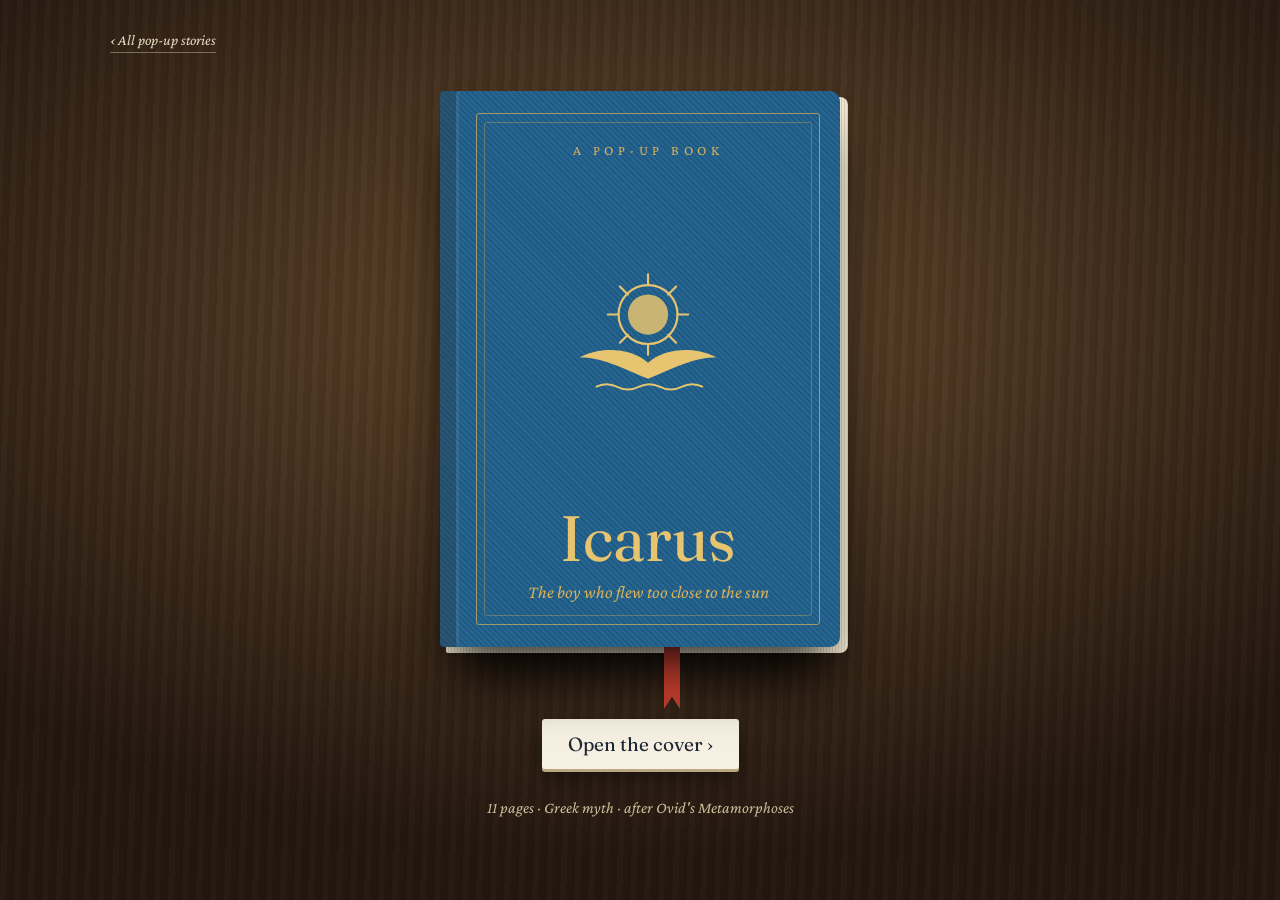
<file: icarus/index.html>
<!doctype html>
<html lang="en">
<head>
<meta charset="utf-8">
<meta name="viewport" content="width=device-width, initial-scale=1, viewport-fit=cover">
<meta name="description" content="An interactive pop-up storybook retelling the Greek myth of Daedalus and Icarus, from Athens and the Labyrinth to the fall into the sea, and what the story teaches.">
<meta name="author" content="Abdulbaki Suraj">
<meta name="theme-color" content="#4a3020">
<meta name="color-scheme" content="light">
<link rel="canonical" href="https://codelikesuraj.github.io/pop-up-story/icarus/">
<link rel="icon" href="data:image/svg+xml,%3Csvg xmlns='http://www.w3.org/2000/svg' viewBox='0 0 64 64'%3E%3Ccircle cx='32' cy='26' r='16' fill='%23e3a019'/%3E%3Cpath d='M32 40C22 30 8 30 2 36c8 0 14 4 30 12 16-8 22-12 30-12-6-6-20-6-30 4z' fill='%23efd9a3' stroke='%23b3a68c'/%3E%3Cpath d='M0 54q8-6 16 0t16 0 16 0 16 0v10H0z' fill='%231f5f8b'/%3E%3C/svg%3E">

<!-- Open Graph (Facebook, LinkedIn, WhatsApp, Slack) -->
<meta property="og:type" content="website">
<meta property="og:site_name" content="The Wings of Icarus">
<meta property="og:title" content="The Wings of Icarus · A Pop-up Storybook">
<meta property="og:description" content="Turn the pages of an interactive pop-up book retelling the Greek myth of Icarus, and pull the tab to choose how high he flies.">
<meta property="og:url" content="https://codelikesuraj.github.io/pop-up-story/icarus/">
<meta property="og:image" content="https://codelikesuraj.github.io/pop-up-story/icarus/og-image.png">
<meta property="og:image:width" content="1200">
<meta property="og:image:height" content="630">
<meta property="og:image:alt" content="The open Icarus pop-up book: the title and story details on the left page, a cut-paper Icarus flying beneath the sun on the right">
<meta property="og:locale" content="en_GB">

<!-- Twitter / X -->
<meta name="twitter:card" content="summary_large_image">
<meta name="twitter:title" content="The Wings of Icarus · A Pop-up Storybook">
<meta name="twitter:description" content="An interactive pop-up book retelling the Greek myth of Icarus.">
<meta name="twitter:image" content="https://codelikesuraj.github.io/pop-up-story/icarus/og-image.png">
<meta name="twitter:image:alt" content="The open Icarus pop-up book: the title and story details on the left page, a cut-paper Icarus flying beneath the sun on the right">
<title>The Wings of Icarus · A Pop-up Storybook</title>
<link rel="preconnect" href="https://fonts.googleapis.com">
<link rel="preconnect" href="https://fonts.gstatic.com" crossorigin>
<link rel="stylesheet" href="https://fonts.googleapis.com/css2?family=Fraunces:ital,opsz,wght@0,9..144,300..700;1,9..144,400&family=Crimson+Pro:ital,wght@0,400;0,500;1,400&display=swap">
<style>
*,*::before,*::after{box-sizing:border-box}
body{margin:0}
[hidden]{display:none!important}

/* Layout: an open pop-up book on a desk. Left leaf = story text, right leaf = cut-paper scene whose layers fold up from the gutter. */
:root{
  --desk:#b9c6cc; --desk-2:#a7b6bd;
  --paper:#fbf9f4; --paper-edge:#e2ddd2; --shade:rgba(29,38,51,.16);
  --ink:#1d2633; --ink-soft:#4b5666;
  --sky:#cfe1ea; --sky-2:#f6eedd;
  --sea:#1f5f8b; --sea-2:#5f97bb; --sea-3:#9cc4dc; --foam:#eef6fa;
  --sun:#e3a019; --sun-2:#f5cf6b; --wax:#efd9a3; --wax-2:#d9bb76;
  --stone:#d8cfbd; --stone-2:#b3a68c; --stone-3:#8f8169;
  --thread:#b8392b; --leaf:#5f7a4f; --leaf-2:#86a06f;
  --skin:#b9825a; --cloth:#f4f1ea; --cloth-2:#2f6a8f;
  --display:"IM Fell English SC","Iowan Old Style",Georgia,serif;
  --fell:"IM Fell English","Iowan Old Style",Georgia,serif;
  --body:"Spectral",Georgia,"Times New Roman",serif;
}

html,body{min-height:100%}
body{background:radial-gradient(120% 90% at 50% 0%,var(--desk) 0%,var(--desk-2) 100%);background-color:var(--desk);color:var(--ink);font-family:var(--body);font-size:17px;line-height:1.6;padding-inline:16px;padding-block:28px 40px}
.wrap{max-width:1060px;margin:0 auto;display:flex;flex-direction:column;gap:18px}

.book{position:relative;border-radius:6px 6px 8px 8px;background:var(--paper-edge);padding:7px;box-shadow:0 30px 50px -24px var(--shade),0 2px 0 var(--paper-edge)}
.page[hidden]{display:none!important}
.spread{display:grid;grid-template-columns:1fr 1.2fr;background:var(--paper);border-radius:4px;min-height:540px;position:relative;overflow:hidden}
.spread::after{content:"";position:absolute;top:0;bottom:0;left:calc(100%/2.2);width:46px;transform:translateX(-50%);background:linear-gradient(90deg,transparent,var(--shade) 48%,var(--shade) 52%,transparent);pointer-events:none}
.leaf{min-width:0;padding:44px 44px 36px;display:flex;flex-direction:column;gap:14px}
.text{animation:turn .6s ease both}
.chapter{font-family:var(--fell);font-style:italic;color:var(--ink-soft);letter-spacing:.04em;font-size:15px}
h1,h2{font-family:var(--display);font-weight:400;line-height:1.05;text-wrap:balance;margin:0}
h2{font-size:clamp(30px,4vw,42px)}
h1{font-size:clamp(54px,9vw,96px);letter-spacing:.01em}
.text p{margin:0;max-width:34em}
.text p:first-of-type::first-letter{font-family:var(--display);float:left;font-size:3.3em;line-height:.82;padding:6px 8px 0 0;color:var(--sea)}
.cover .text p:first-of-type::first-letter{all:unset}
.folio{margin-top:auto;font-family:var(--fell);font-style:italic;color:var(--ink-soft);font-size:14px}

.stage-leaf{padding:26px 22px 22px;display:flex;flex-direction:column;justify-content:center}
.stage{position:relative;aspect-ratio:400/280;width:100%;max-width:100%;perspective:1100px;perspective-origin:50% 0%}
.stage::after{content:"";position:absolute;left:4%;right:4%;bottom:-6px;height:14px;background:radial-gradient(closest-side,var(--shade),transparent);pointer-events:none}
.layer{position:absolute;inset:0;width:100%;height:100%;overflow:visible;transform-origin:50% var(--oy,100%);animation:pop 1s cubic-bezier(.2,1.35,.45,1) calc(var(--d,0s) + var(--wait,0s)) both;filter:drop-shadow(0 5px 3px var(--shade))}
@keyframes pop{from{transform:rotateX(88deg)}to{transform:rotateX(0)}}
@keyframes turn{from{opacity:0;transform:translateX(-10px)}to{opacity:1;transform:none}}
.caption{font-family:var(--fell);font-style:italic;text-align:center;color:var(--ink-soft);font-size:14px;margin-top:14px}

/* svg paint */
.cut{stroke:var(--paper);stroke-width:2.4;stroke-linejoin:round;paint-order:stroke}
.ink{fill:var(--ink)} .soft{fill:var(--ink-soft)} .paperf{fill:var(--paper)}
.sea{fill:var(--sea)} .sea2{fill:var(--sea-2)} .sea3{fill:var(--sea-3)} .foam{fill:var(--foam)}
.sun{fill:var(--sun)} .sun2{fill:var(--sun-2)} .wax{fill:var(--wax)} .wax2{fill:var(--wax-2)}
.stone{fill:var(--stone)} .stone2{fill:var(--stone-2)} .stone3{fill:var(--stone-3)} .red{fill:var(--thread)}
.leaff{fill:var(--leaf)} .leaf2{fill:var(--leaf-2)} .skin{fill:var(--skin)} .cloth{fill:var(--cloth)} .cloth2{fill:var(--cloth-2)}
.line{fill:none;stroke:var(--ink);stroke-width:2;stroke-linecap:round;stroke-linejoin:round}
.fine{fill:none;stroke:var(--wax-2);stroke-width:1;stroke-linecap:round}
.crest{fill:none;stroke:var(--foam);stroke-width:2;stroke-linecap:round}
.thread{fill:none;stroke:var(--thread);stroke-width:2.2;stroke-linecap:round}
.dash{fill:none;stroke:var(--ink-soft);stroke-width:1.5;stroke-dasharray:6 6}
.lbl{fill:var(--ink-soft);font-family:var(--fell);font-style:italic;font-size:13px;paint-order:stroke;stroke:var(--paper);stroke-width:3px}
.lbl-c{fill:var(--ink);font-family:var(--display);font-size:22px}
.panel{fill:url(#sky);stroke:var(--paper-edge);stroke-width:1.5}

/* figures read their colours from these */
.skinp{fill:var(--skin)} .hair{fill:#1d2633} .robe{fill:var(--cloth)} .drape{fill:var(--drape,var(--cloth-2))}
.fig.boy{--drape:var(--sun)} .fig.king,.fig.hero{--drape:var(--thread)} .fig.woman{--drape:var(--leaf)}
.robe,.drape,.skinp,.hair{stroke:#1d2633;stroke-width:.7;stroke-linejoin:round}
.wingp{fill:var(--wax);stroke:var(--wax-2);stroke-width:.9;stroke-linejoin:round}
.wingl{fill:none;stroke:var(--wax-2);stroke-width:.8}

/* pull tab */
.pull{display:flex;flex-direction:column;gap:6px;margin-top:6px}
.pull label{font-family:var(--fell);font-style:italic;color:var(--ink-soft);font-size:14px}
.pull output{font-family:var(--body);font-weight:500;color:var(--ink)}
#altitude{width:100%;accent-color:var(--sun);height:28px}
#icarus{transition:transform .25s ease}
#icarus .loose{transition:transform 1.4s ease-in,opacity 1.4s ease-in}
#icarus.melt .loose{transform:translate(var(--fx,0),140px) rotate(var(--fr,90deg));opacity:0}
#icarus.melt .wingset{opacity:.4}
#icarus.wet .wingset{transform:translateY(5px)}
.drip{opacity:0;transition:opacity .4s}
#icarus.melt .drip{opacity:1}

.drift{animation:drift 4.5s ease-in-out infinite alternate;transform-box:fill-box;transform-origin:center}
.drift:nth-child(2n){animation-duration:5.6s}
.drift:nth-child(3n){animation-duration:3.8s}
@keyframes drift{from{transform:translateY(-6px) rotate(-8deg)}to{transform:translateY(10px) rotate(10deg)}}

.lessons{list-style:none;margin:0;padding:0;display:grid;gap:10px}
.lessons li{display:grid;grid-template-columns:2.2em 1fr;gap:10px;align-items:baseline}
.lessons b{font-family:var(--display);font-weight:400;font-size:19px;color:var(--sea)}
.lessons span{font-size:15.5px;line-height:1.5}
.moral{font-family:var(--fell);font-style:italic;font-size:19px;border-top:1px solid var(--paper-edge);padding-top:12px}

.controls{display:flex;align-items:center;justify-content:space-between;gap:12px;flex-wrap:wrap}
.btn{font-family:var(--display);font-size:17px;color:var(--ink);background:var(--paper);border:1px solid var(--paper-edge);border-radius:999px;padding:8px 18px;cursor:pointer;box-shadow:0 3px 0 var(--paper-edge)}
.btn:hover{transform:translateY(-1px)}
.btn:disabled{opacity:.4;cursor:default;transform:none}
.btn:focus-visible,.dots button:focus-visible,#altitude:focus-visible{outline:2px solid var(--sun);outline-offset:3px}
.dots{display:flex;gap:7px;flex-wrap:wrap;justify-content:center}
.dots button{width:12px;height:12px;border-radius:50%;border:1px solid var(--ink-soft);background:transparent;padding:0;cursor:pointer}
.dots button[aria-current="true"]{background:var(--sun);border-color:var(--sun)}
.back{align-self:flex-start;font-family:var(--fell);font-style:italic;color:var(--ink);text-decoration:none;font-size:15px;border-bottom:1px solid var(--ink-soft)}
.back:hover{border-bottom-color:var(--sun)}
.back:focus-visible{outline:2px solid var(--sun);outline-offset:3px}
.hint{text-align:center;font-family:var(--fell);font-style:italic;color:var(--ink-soft);font-size:14px}

@media (max-width:760px){
  .spread{grid-template-columns:1fr;min-height:0}
  .spread::after{display:none}
  .stage-leaf{order:-1;padding:18px 12px 6px;border-bottom:1px dashed var(--paper-edge)}
  .leaf{padding:24px 20px 26px}
  body{font-size:16px}
}
@media (prefers-reduced-motion:reduce){
  .layer,.text,.drift{animation:none}
  #icarus,#icarus .loose{transition:none}
}

/* every page shares one grid cell, so the book is always as tall as its tallest page */
.book{display:grid}
.book > .page{grid-area:1/1;min-width:0;display:flex;flex-direction:column}
.book > .page[hidden]{display:flex!important;visibility:hidden}
.book > .page > .spread{flex:1}
/* page-turn */
.book{perspective:3200px}
.flip{position:absolute;z-index:6;transform-style:preserve-3d;pointer-events:none;will-change:transform}
.face{position:absolute;top:0;height:100%;background:var(--paper);overflow:hidden;display:flex;backface-visibility:hidden;-webkit-backface-visibility:hidden}
.face > .leaf,.face > .spread{flex:1;min-width:0;height:100%}
.face > .spread::after{display:none}
.flip .face-front{left:0;width:100%}
.flip .face-back{transform:rotateY(180deg)}
.patch{position:absolute;z-index:5;pointer-events:none}
.face .shade{position:absolute;inset:0;pointer-events:none;opacity:0}
.flip-fwd .face-front .shade{background:linear-gradient(90deg,var(--shade),transparent 70%)}
.flip-fwd .face-back .shade{background:linear-gradient(270deg,var(--shade),transparent 70%)}
.flip-bwd .face-front .shade{background:linear-gradient(270deg,var(--shade),transparent 70%)}
.flip-bwd .face-back .shade{background:linear-gradient(90deg,var(--shade),transparent 70%)}
.static .layer,.static .text,.folded .layer,.folding .text{animation:none}
.folded .layer{transform:rotateX(88deg)}
.folding .layer{animation:fold .5s ease-in forwards}
@keyframes fold{from{transform:rotateX(0)}to{transform:rotateX(88deg)}}
</style>
<link rel="stylesheet" href="../assets/book.css">
<style>:root{--binding:#1f5f8b;--foil:#e7c46f;--foil-2:#d9b25a}</style>
</head>
<body>

<svg width="0" height="0" style="position:absolute" aria-hidden="true">
 <defs>
  <linearGradient id="sky" x1="0" y1="0" x2="0" y2="1"><stop offset="0" style="stop-color:var(--sky)"/><stop offset="1" style="stop-color:var(--sky-2)"/></linearGradient>
  <radialGradient id="glow"><stop offset=".45" style="stop-color:var(--sun-2);stop-opacity:.9"/><stop offset="1" style="stop-color:var(--sun-2);stop-opacity:0"/></radialGradient>

  <!-- standing man, feet at 0,0, facing right, ~58 tall -->
  <g id="man">
   <path class="skinp" d="M-6 0h4.5l.5-15h-4zM2 0h4.5l-1-15h-4z"/>
   <path class="robe" d="M-9-14 L-7-39 Q0-43 7-39 L10-14 Q0-11-9-14z"/>
   <path class="drape" d="M-7-39 Q3-33 10-17 L6-15 Q1-27-8-31z"/>
   <rect class="skinp" x="-1.6" y="-44" width="3.4" height="6"/>
   <path class="skinp" d="M5-37 Q13-30 15-21 l-3 .8 Q9-28 3-33z"/>
   <circle class="skinp" cx="1" cy="-48" r="5.6"/>
   <path class="hair" d="M-5-48 q1-8 9.5-6.2 q2 .6 2 2.5 q-5-.6-7 1.6 q-1.4 3.6-2.6 4.6z"/>
   <path class="hair" d="M2-44.5 q4.5 .6 5.6-3 q.5 7-5 8z"/>
  </g>
  <!-- boy: shorter, beardless, short tunic -->
  <g id="boy">
   <path class="skinp" d="M-5 0h4l.4-13h-3.6zM1.5 0h4l-.8-13h-3.6z"/>
   <path class="robe" d="M-8-12 L-6-32 Q0-35 6-32 L8-12 Q0-10-8-12z"/>
   <path class="drape" d="M-6-32 Q0-27 8-19 L6-16 Q0-23-7-27z"/>
   <rect class="skinp" x="-1.4" y="-36" width="3" height="5"/>
   <path class="skinp" d="M4-30 Q11-26 13-18 l-3 .6 Q8-24 3-27z"/>
   <circle class="skinp" cx="1" cy="-40" r="5.2"/>
   <path class="hair" d="M-4.5-40 q0-7.5 8-6.6 q3 .5 3 3 q-3-1.6-5.6 0 q-2 1.5-1.4 3.8 q-2 .6-4 -.2z"/>
  </g>
  <!-- woman: long peplos -->
  <g id="woman">
   <path class="robe" d="M-10 0 L-7-38 Q0-42 7-38 L11 0z"/>
   <path class="drape" d="M-7-38 Q4-30 11-6 L7-4 Q0-24-8-30z"/>
   <rect class="skinp" x="-1.5" y="-43" width="3.2" height="6"/>
   <path class="skinp" d="M5-36 Q12-31 14-23 l-3 .8 Q8-29 3-32z"/>
   <circle class="skinp" cx="1" cy="-47" r="5.4"/>
   <path class="hair" d="M-5-47 q0-8 8-7.4 q4 .4 3.6 3 q-4-1-6.4 1 v10 q-4 1-5.6-2z"/>
  </g>
  <!-- kneeling man for the grave -->
  <g id="kneel">
   <path class="skinp" d="M-2 0h14l-1-5h-10z"/>
   <path class="robe" d="M-8-2 L-6-27 Q0-30 6-27 L7-12 L14-10 L13-2z"/>
   <path class="drape" d="M-6-27 Q2-22 7-12 L3-10 Q-1-19-7-21z"/>
   <rect class="skinp" x="-1.2" y="-31" width="3" height="5"/>
   <path class="skinp" d="M4-25 Q10-18 12-12 l-3 1 Q6-17 2-21z"/>
   <circle class="skinp" cx="3" cy="-34" r="5.3" />
   <path class="hair" d="M-2-35 q1-7 8.6-5.4 q2 .6 2 2.2 q-5-.6-6.6 1.4 q-1.2 3.2-2.4 4z"/>
   <path class="hair" d="M4-30.5 q4 .8 5-2.6 q.6 6.5-4.6 7.2z"/>
  </g>
  <!-- a wing; mirror with scale(-1 1) -->
  <g id="wing">
   <path class="wingp" d="M0-2 C-10-20-34-28-58-22 Q-55-16-50-16 Q-50-10-44-11 Q-43-5-37-7 Q-35-1-29-3 Q-26 2-20 0 Q-15 4-10 2 Q-5 4 0 2z"/>
   <path class="wingl" d="M-6-6 Q-26-14-50-16 M-8-2 Q-26-6-44-11 M-10 0 Q-22-1-37-7 M-12 1 Q-20 1-29-3"/>
  </g>
  <!-- flying figure: arms out under the wings, feet trailing -->
  <g id="flyer">
   <use href="#wing" transform="translate(-3 -36)"/>
   <use href="#wing" transform="translate(3 -36) scale(-1 1)"/>
   <path class="skinp" d="M-4 0l1-14h3l-.5 14zM1 2l1-15h3l-1 15z"/>
   <path class="robe" d="M-8-13 L-6-36 Q0-39 6-36 L8-13 Q0-10-8-13z"/>
   <path class="drape" d="M-6-36 Q2-30 8-16 L5-14 Q0-25-7-29z"/>
   <path class="skinp" d="M-5-35 L-30-38 L-30-35 L-5-31z M5-35 L30-38 L30-35 L5-31z"/>
   <rect class="skinp" x="-1.5" y="-41" width="3" height="6"/>
   <circle class="skinp" cx="0" cy="-45" r="5.2"/>
   <path class="hair" d="M-5-46 q.5-7 6-7 q4.5 .2 4.6 4 q-3-2-5.6-1 q-3 1.2-5 4z"/>
  </g>
  <g id="feather">
   <path class="wingp" d="M0 0C5-8 5.5-19 0-27-5.5-19-5-8 0 0z"/>
   <path class="wingl" d="M0 2V-24M0-8l3-4M0-14l3-4M0-8l-3-4M0-14l-3-4"/>
  </g>
  <g id="partridge">
   <ellipse class="stone2" cx="0" cy="-7" rx="12" ry="7.5"/>
   <path class="sun" d="M-12-7q6-6 14-1q-6 5-14 1z"/>
   <circle class="stone2" cx="10" cy="-13" r="4.6"/>
   <path class="red" d="M8.5-15a2 2 0 0 0 3 2.6z"/>
   <path class="sun" d="M14-13.5l5 1.2-5 1.6z"/>
   <path class="line" d="M-2 0v3M2 0v3" stroke-width="1.2"/>
  </g>
  <g id="waves">
   <path class="sea3" d="M0 0q25-13 50 0t50 0 50 0 50 0 50 0 50 0 50 0 50 0V80H0z"/>
   <path class="sea2" d="M-20 16q25-13 50 0t50 0 50 0 50 0 50 0 50 0 50 0 50 0 50 0V80H-20z"/>
   <path class="sea" d="M0 32q25-13 50 0t50 0 50 0 50 0 50 0 50 0 50 0 50 0V80H0z"/>
   <path class="crest" d="M14 28q8-6 16-2M114 28q8-6 16-2M214 28q8-6 16-2M314 28q8-6 16-2M60 12q8-6 16-2M160 12q8-6 16-2M260 12q8-6 16-2M360 12q8-6 16-2"/>
  </g>
  <g id="sunrays">
   <circle r="74" fill="url(#glow)"/>
   <g class="sun"><path d="M0-70l7 22h-14zM0 70l7-22h-14zM-70 0l22 7v-14zM70 0l-22 7v-14zM-49-49l20 10-10 10zM49-49l-20 10 10 10zM-49 49l20-10-10-10zM49 49l-20-10 10-10z"/></g>
   <circle class="sun" r="40"/>
   <circle class="sun2" r="30" opacity=".55"/>
  </g>
 </defs>
</svg>

<div class="wrap">
<a class="back" href="../">‹ All pop-up stories</a>
<section class="closed" aria-label="Book cover">
 <div class="closed-book">
  <div class="block" aria-hidden="true"></div>
  <div class="tassel" aria-hidden="true"></div>
  <button type="button" class="cover-board" data-open aria-label="Open the book: Icarus">
   <span class="eyebrow">A pop-up book</span>
   <svg class="emblem" viewBox="0 0 118 96" aria-hidden="true"><circle cx="59" cy="34" r="22" fill="none" stroke="currentColor" stroke-width="1.6"/><circle cx="59" cy="34" r="15" fill="currentColor" opacity=".85"/><path d="M59 4v8M59 56v8M29 34h8M81 34h8M38 13l6 6M80 13l-6 6M38 55l6-6M80 55l-6-6" stroke="currentColor" stroke-width="1.6" stroke-linecap="round"/><path d="M59 70 C46 58 22 58 8 66 C24 66 36 72 59 82 C82 72 94 66 110 66 C96 58 72 58 59 70z" fill="currentColor"/><path d="M20 88 q8-4 16 0 t16 0 16 0 16 0 16 0" fill="none" stroke="currentColor" stroke-width="1.4"/></svg>
   <span><span class="title">Icarus</span><span class="sub">The boy who flew too close to the sun</span></span>
  </button>
 </div>
 <button type="button" class="open-tag" data-open>Open the cover ›</button>
 <p class="meta">11 pages · Greek myth · after Ovid's <i>Metamorphoses</i></p>
</section>
<main class="book" aria-live="polite">

<!-- 0 cover -->
<section class="page cover" data-name="Cover">
 <div class="spread">
  <div class="leaf text">
   <div class="chapter">A pop-up retelling of the Greek myth</div>
   <h1>Icarus</h1>
   <p>The boy who flew too close to the sun, and the father whose genius gave him wings.</p>
   <p style="color:var(--ink-soft);font-size:15px">Turn the pages and watch each scene fold up from the gutter. On the flight page, pull the tab to choose how high Icarus flies.</p>
   <div class="folio">Drawn from Ovid's <i>Metamorphoses</i>, Book VIII</div>
  </div>
  <div class="leaf stage-leaf"><div class="stage">
   <svg class="layer" style="--d:0s" viewBox="0 0 400 280" aria-hidden="true">
    <rect class="panel" x="8" y="4" width="384" height="272" rx="6"/>
    <use href="#sunrays" transform="translate(200 92) scale(1.1)"/>
   </svg>
   <svg class="layer" style="--d:.2s;--oy:86%" viewBox="0 0 400 280" aria-hidden="true">
    <g class="cut"><path class="stone2" d="M8 236q30-24 70-22t60 22zM262 236q40-30 80-26t50 26z"/></g>
    <path class="line" d="M70 70q5-5 10 0q5-5 10 0M300 120q4-4 8 0q4-4 8 0M110 130q4-4 8 0q4-4 8 0" stroke-width="1.6"/>
   </svg>
   <svg class="layer" style="--d:.38s;--oy:94%" viewBox="0 0 400 280" aria-hidden="true">
    <g class="cut"><use href="#flyer" class="fig boy" transform="translate(200 202) scale(1.35)"/></g>
   </svg>
   <svg class="layer" style="--d:.55s" viewBox="0 0 400 280" aria-hidden="true">
    <use href="#waves" transform="translate(0 222)"/>
   </svg>
  </div><div class="caption">The Icarian Sea</div></div>
 </div>
</section>

<!-- 1 Athens -->
<section class="page" data-name="Athens" data-scene-after="2" hidden>
 <div class="spread">
  <div class="leaf text">
   <div class="chapter">Chapter One · Athens</div>
   <h2>A Jealous Genius</h2>
   <p>Daedalus was the greatest inventor in Athens. His statues seemed to breathe and his tools made work easy. Then his young nephew and apprentice, Perdix, began to outshine him. The boy studied a fish's spine and made the first saw, then joined two iron arms and made the first compass.</p>
   <p>Envy ate at Daedalus. On the heights of the Acropolis he pushed the boy over the edge. Athena caught Perdix as he fell and turned him into a partridge, a bird that nests low and never flies high, as if it remembers falling. Daedalus was condemned and fled the city.</p>
   <div class="folio">i</div>
  </div>
  <div class="leaf stage-leaf"><div class="stage">
   <svg class="layer" style="--d:0s" viewBox="0 0 400 280" aria-hidden="true">
    <rect class="panel" x="8" y="4" width="384" height="272" rx="6"/>
    <path class="stone" d="M8 200q60-40 130-34t110 6 144 18V276H8z" opacity=".6"/>
   </svg>
   <svg class="layer" style="--d:.2s;--oy:80%" viewBox="0 0 400 280" aria-hidden="true">
    <g class="cut">
     <path class="stone2" d="M40 226Q66 150 128 140H286Q336 150 360 226z"/>
     <rect class="stone" x="132" y="128" width="148" height="12"/>
     <g class="paperf"><rect x="142" y="92" width="9" height="36"/><rect x="161" y="92" width="9" height="36"/><rect x="180" y="92" width="9" height="36"/><rect x="199" y="92" width="9" height="36"/><rect x="218" y="92" width="9" height="36"/><rect x="237" y="92" width="9" height="36"/><rect x="256" y="92" width="9" height="36"/></g>
     <rect class="stone" x="136" y="84" width="140" height="8"/>
     <path class="stone" d="M132 84l74-24 74 24z"/>
    </g>
   </svg>
   <svg class="layer" style="--d:.38s;--oy:92%" viewBox="0 0 400 280" aria-hidden="true">
    <g class="cut">
     <path class="stone3" d="M150 280V200q60-12 112-4l6 84z"/>
     <use href="#man" class="fig" transform="translate(222 200) scale(1.1)"/>
     <use href="#boy" class="fig boy" transform="translate(292 184) rotate(62) scale(.95)"/>
     <use href="#partridge" transform="translate(328 86) scale(1.3)"/>
    </g>
    <path class="dash" d="M298 168q16-40 28-72"/>
    <text class="lbl" x="276" y="78">Perdix</text>
   </svg>
   <svg class="layer" style="--d:.55s" viewBox="0 0 400 280" aria-hidden="true">
    <g class="cut">
     <path class="stone3" d="M44 280V196h8v84z"/>
     <g class="leaff"><circle cx="30" cy="186" r="20"/><circle cx="60" cy="176" r="22"/><circle cx="84" cy="194" r="17"/></g>
     <g class="leaf2"><circle cx="46" cy="164" r="14"/><circle cx="72" cy="198" r="12"/></g>
     <path class="leaff" d="M340 280q10-36 52-46v46zM310 280q6-14 20-18 2 10-6 18z"/>
    </g>
   </svg>
  </div><div class="caption">The Acropolis, where Perdix fell</div></div>
 </div>
</section>

<!-- 2 Crete -->
<section class="page" data-name="Crete" data-scene-after="2" hidden>
 <div class="spread">
  <div class="leaf text">
   <div class="chapter">Chapter Two · Crete</div>
   <h2>The Monster and the Maze</h2>
   <p>Daedalus found shelter with King Minos of Crete. Minos had broken a promise to Poseidon by keeping a white bull meant for sacrifice, so the god made the queen, Pasiphaë, fall in love with the bull. Daedalus built her a hollow wooden cow, and from that union came the Minotaur, half man and half bull.</p>
   <p>To hide his shame, Minos had Daedalus build the Labyrinth, a maze so tangled that even its maker could barely find the way out. The Minotaur was shut inside and fed young Athenians sent as tribute. In these years Daedalus also had a son: Icarus.</p>
   <div class="folio">ii</div>
  </div>
  <div class="leaf stage-leaf"><div class="stage">
   <svg class="layer" style="--d:0s" viewBox="0 0 400 280" aria-hidden="true">
    <rect class="panel" x="8" y="4" width="384" height="272" rx="6"/>
    <path class="stone2" d="M8 170l70-60 50 30 60-70 80 70 50-30 74 60V276H8z" opacity=".55"/>
   </svg>
   <svg class="layer" style="--d:.2s;--oy:84%" viewBox="0 0 400 280" aria-hidden="true">
    <g class="cut">
     <rect class="stone" x="92" y="74" width="216" height="158" rx="3"/>
     <path fill="none" stroke="var(--stone-3)" stroke-width="7" stroke-linejoin="round" d="M104 86h192v134H104V108h170v90H126v-68h126v46H148v-24h80"/>
    </g>
   </svg>
   <svg class="layer" style="--d:.38s;--oy:92%" viewBox="0 0 400 280" aria-hidden="true">
    <g class="cut">
     <g transform="translate(200 226) scale(1.4)">
      <path class="stone3" d="M-6 0h4.5l.5-15h-4zM2 0h4.5l-1-15h-4z"/>
      <path class="ink" d="M-10-14 L-8-38 Q0-42 8-38 L10-14z"/>
      <path class="stone3" d="M7-36 Q15-30 16-20 l-3 .6 Q11-28 4-32z M-7-36 Q-15-30-16-20 l3 .6 Q-11-28-4-32z"/>
      <ellipse class="stone3" cx="0" cy="-47" rx="7" ry="8"/>
      <ellipse class="stone2" cx="0" cy="-42" rx="4.5" ry="3.5"/>
      <path class="paperf" d="M-6-52q-10-2-11-12q5 7 10 7zM6-52q10-2 11-12q-5 7-10 7z"/>
      <circle class="red" cx="-3" cy="-49" r="1.2"/><circle class="red" cx="3" cy="-49" r="1.2"/>
     </g>
    </g>
   </svg>
   <svg class="layer" style="--d:.55s" viewBox="0 0 400 280" aria-hidden="true">
    <g class="cut">
     <rect class="ink" x="8" y="48" width="384" height="12"/>
     <path class="sun" d="M8 48c10-14 20-14 30 0s20 14 30 0 20-14 30 0 20 14 30 0 20-14 30 0 20 14 30 0 20-14 30 0 20 14 30 0 20-14 30 0 20 14 30 0 20-14 30 0 20 14 30 0 20-14 34 0z"/>
     <g>
      <path class="ink" d="M18 60h32v8H18zM68 60h32v8H68zM300 60h32v8h-32zM350 60h32v8h-32z"/>
      <ellipse class="ink" cx="34" cy="72" rx="16" ry="6"/><ellipse class="ink" cx="84" cy="72" rx="16" ry="6"/><ellipse class="ink" cx="316" cy="72" rx="16" ry="6"/><ellipse class="ink" cx="366" cy="72" rx="16" ry="6"/>
      <path class="red" d="M24 76h20l-5 200h-10zM74 76h20l-5 200h-10zM306 76h20l-5 200h-10zM356 76h20l-5 200h-10z"/>
     </g>
    </g>
   </svg>
  </div><div class="caption">The Minotaur in the Labyrinth</div></div>
 </div>
</section>

<!-- 3 Thread -->
<section class="page" data-name="The Thread" data-scene-after="2" hidden>
 <div class="spread">
  <div class="leaf text">
   <div class="chapter">Chapter Three · The Thread</div>
   <h2>A Secret Given Away</h2>
   <p>Years later the Athenian hero Theseus arrived to kill the Minotaur. Minos's daughter Ariadne fell in love with him and begged Daedalus for a way out of the maze. He gave her a simple answer: a ball of thread.</p>
   <p>Theseus tied one end at the entrance and unwound it as he went. He slew the monster, followed the thread back to daylight, and sailed away with Ariadne. Only the Labyrinth's builder could have known the trick, and Minos knew it.</p>
   <div class="folio">iii</div>
  </div>
  <div class="leaf stage-leaf"><div class="stage">
   <svg class="layer" style="--d:0s" viewBox="0 0 400 280" aria-hidden="true">
    <rect class="panel" x="8" y="4" width="384" height="272" rx="6"/>
    <rect class="sea3" x="8" y="150" width="384" height="126"/>
    <g class="cut"><path class="ink" d="M290 140h76l-10 14h-56z"/><path class="line" d="M328 140V92"/><path class="paperf" d="M330 94q22 16 26 40h-26z"/><circle class="paperf" cx="298" cy="146" r="2.5"/></g>
   </svg>
   <svg class="layer" style="--d:.2s;--oy:86%" viewBox="0 0 400 280" aria-hidden="true">
    <g class="cut">
     <rect class="stone" x="30" y="96" width="210" height="140"/>
     <g class="stone2"><rect x="30" y="96" width="70" height="20"/><rect x="100" y="116" width="70" height="20"/><rect x="170" y="96" width="70" height="20"/><rect x="30" y="156" width="40" height="20"/><rect x="200" y="176" width="40" height="20"/><rect x="30" y="216" width="50" height="20"/></g>
     <path class="ink" d="M104 236v-62a31 31 0 0 1 62 0v62z"/>
     <path class="stone3" d="M96 180a39 39 0 0 1 78 0h-8a31 31 0 0 0-62 0z"/>
    </g>
    <path class="thread" d="M135 236q-6-20 6-36t-10-30"/>
   </svg>
   <svg class="layer" style="--d:.38s" viewBox="0 0 400 280" aria-hidden="true">
    <path class="thread" d="M135 252q60 10 130-14"/>
    <g class="cut">
     <use href="#man" class="fig hero" transform="translate(262 252) scale(1.25)"/>
     <path class="stone3" d="M282 222l14-26 3 2-12 26z"/>
     <use href="#woman" class="fig woman" transform="translate(318 254) scale(1.2)"/>
     <circle class="red" cx="336" cy="227" r="6"/>
    </g>
    <path class="thread" d="M330 230q-30 18-64 8"/>
    <text class="lbl" x="230" y="273">Theseus</text><text class="lbl" x="306" y="273">Ariadne</text>
   </svg>
  </div><div class="caption">One end tied at the door</div></div>
 </div>
</section>

<!-- 4 Workshop -->
<section class="page" data-name="The Wings" data-scene-after="2" hidden>
 <div class="spread">
  <div class="leaf text">
   <div class="chapter">Chapter Four · The Tower</div>
   <h2>Feathers and Wax</h2>
   <p>Furious, Minos locked Daedalus and Icarus away and set guards on every harbour. "He may rule the land and the sea," Daedalus thought, looking up, "but not the sky."</p>
   <p>He gathered feathers and laid them out from smallest to largest, like the reeds of a shepherd's pipe. He tied them at the middle with thread, sealed them at the base with wax, and bent them into a gentle curve. Icarus played at his feet, chasing feathers on the breeze and pressing the soft wax with his thumb, not knowing he was handling his own death.</p>
   <div class="folio">iv</div>
  </div>
  <div class="leaf stage-leaf"><div class="stage">
   <svg class="layer" style="--d:0s" viewBox="0 0 400 280" aria-hidden="true">
    <rect class="stone" x="8" y="4" width="384" height="272" rx="6"/>
    <g class="stone2" opacity=".7"><rect x="20" y="40" width="44" height="16"/><rect x="330" y="70" width="44" height="16"/><rect x="40" y="150" width="44" height="16"/><rect x="300" y="24" width="44" height="16"/><rect x="320" y="160" width="44" height="16"/></g>
    <g class="cut">
     <path fill="url(#sky)" d="M150 158V74a50 50 0 0 1 100 0v84z"/>
     <path class="line" d="M178 92q6-5 12 0q6-5 12 0M206 118q5-4 10 0q5-4 10 0" stroke-width="1.5"/>
     <rect class="stone3" x="142" y="156" width="116" height="8"/>
    </g>
   </svg>
   <svg class="layer" style="--d:.2s;--oy:90%" viewBox="0 0 400 280" aria-hidden="true">
    <g class="cut">
     <rect class="stone3" x="86" y="200" width="228" height="10"/>
     <path class="stone3" d="M96 210h8v40h-8zM296 210h8v40h-8z"/>
     <use href="#wing" transform="translate(198 196) scale(1.4)"/>
     <use href="#wing" transform="translate(204 196) scale(-1.4 1.4)"/>
    </g>
   </svg>
   <svg class="layer" style="--d:.38s" viewBox="0 0 400 280" aria-hidden="true">
    <g class="cut">
     <use href="#man" class="fig" transform="translate(78 262) scale(1.35)"/>
     <use href="#boy" class="fig boy" transform="translate(320 262) scale(-1.1 1.1)"/>
     <use href="#feather" transform="translate(296 222) rotate(-30) scale(.8)"/>
     <use href="#feather" transform="translate(350 200) rotate(40) scale(.7)"/>
     <rect class="cloth" x="196" y="236" width="12" height="26"/>
     <path class="sun" d="M202 234c-7-8 0-17 0-23 0 6 7 15 0 23z"/>
     <path class="wax" d="M196 240q-3 6 0 12h2q-2-6 0-12z"/>
    </g>
    <text class="lbl" x="56" y="276">Daedalus</text><text class="lbl" x="300" y="276">Icarus</text>
   </svg>
  </div><div class="caption">The workshop in the tower</div></div>
 </div>
</section>

<!-- 5 Warning -->
<section class="page" data-name="The Warning" data-scene-after="2" hidden>
 <div class="spread">
  <div class="leaf text">
   <div class="chapter">Chapter Five · The Warning</div>
   <h2>The Middle Course</h2>
   <p>When the wings were finished, Daedalus strapped them to his son's shoulders. His hands shook and there were tears on his face as he gave the one rule that mattered.</p>
   <p>"Fly the middle way. Too low, and the spray from the sea will soak your feathers and drag you down. Too high, and the sun will melt the wax. Stay between the two, follow me, and don't set your own course by the stars." Then he kissed the boy, a kiss he would never give again.</p>
   <div class="folio">v</div>
  </div>
  <div class="leaf stage-leaf"><div class="stage">
   <svg class="layer" style="--d:0s" viewBox="0 0 400 280" aria-hidden="true">
    <rect class="panel" x="8" y="4" width="384" height="272" rx="6"/>
    <use href="#sunrays" transform="translate(200 18) scale(.9)"/>
    <text class="lbl" x="34" y="42">too high: the wax melts</text>
   </svg>
   <svg class="layer" style="--d:.2s;--oy:82%" viewBox="0 0 400 280" aria-hidden="true">
    <path class="dash" d="M24 156H376"/>
    <g class="cut">
     <use href="#flyer" class="fig" transform="translate(140 150) scale(.9)"/>
     <use href="#flyer" class="fig boy" transform="translate(262 152) scale(.72)"/>
    </g>
    <text class="lbl-c" x="200" y="184" text-anchor="middle">the middle way</text>
   </svg>
   <svg class="layer" style="--d:.38s" viewBox="0 0 400 280" aria-hidden="true">
    <use href="#waves" transform="translate(0 226)"/>
    <g class="foam"><circle cx="90" cy="216" r="2.5"/><circle cx="98" cy="208" r="1.8"/><circle cx="300" cy="214" r="2.5"/><circle cx="292" cy="206" r="1.6"/></g>
    <text class="lbl" x="200" y="214" text-anchor="middle">too low: the spray soaks</text>
   </svg>
  </div><div class="caption">Between the sun and the sea</div></div>
 </div>
</section>

<!-- 6 Flight (interactive) -->
<section class="page" data-name="The Flight" hidden>
 <div class="spread">
  <div class="leaf text">
   <div class="chapter">Chapter Six · The Flight</div>
   <h2>Higher and Higher</h2>
   <p>They rose together over the sea. Daedalus kept turning back to watch his son, like a bird coaxing a fledgling from the nest. Below, a fisherman with his rod, a shepherd on his staff and a farmer at his plough looked up and took them for gods.</p>
   <p>They passed Samos, Delos and Paros. But the freedom went to Icarus's head. He left his father's path and climbed toward the open sky, closer and closer to the sun.</p>
   <div class="pull">
    <label for="altitude">Pull the tab: how high does Icarus fly?</label>
    <input type="range" id="altitude" min="0" max="100" value="45">
    <output id="alt-out" for="altitude">Following his father on the middle course.</output>
   </div>
   <div class="folio">vi</div>
  </div>
  <div class="leaf stage-leaf"><div class="stage">
   <svg class="layer" style="--d:0s" viewBox="0 0 400 280" aria-hidden="true">
    <rect class="panel" x="8" y="4" width="384" height="272" rx="6"/>
    <use href="#sunrays" transform="translate(336 40) scale(.8)"/>
    <g class="paperf" opacity=".85"><ellipse cx="80" cy="56" rx="38" ry="11"/><ellipse cx="106" cy="48" rx="24" ry="11"/><ellipse cx="200" cy="96" rx="30" ry="9"/></g>
   </svg>
   <svg class="layer" style="--d:.2s;--oy:84%" viewBox="0 0 400 280" aria-hidden="true">
    <g class="cut">
     <path class="stone2" d="M8 210q30-30 70-28t50 28z"/>
     <path class="leaff" d="M260 214q50-40 132-30v30z"/>
     <g class="paperf"><ellipse cx="320" cy="200" rx="7" ry="5"/><ellipse cx="340" cy="196" rx="7" ry="5"/></g>
     <use href="#man" class="fig" transform="translate(362 204) scale(.5)"/>
     <path class="line" d="M370 182v22" stroke-width="1.4"/>
    </g>
   </svg>
   <svg class="layer" style="--d:.38s;--oy:88%" viewBox="0 0 400 280" aria-hidden="true">
    <g class="cut"><use href="#flyer" class="fig" transform="translate(110 150)"/></g>
    <g id="icarus" transform="translate(250 133)">
     <g class="cut">
      <g class="wingset"><use href="#flyer" class="fig boy" transform="scale(.8)"/></g>
     </g>
     <g class="loose-set">
      <use class="loose" href="#feather" transform="translate(-34 -26) scale(.55)" style="--fx:-24px;--fr:-140deg"/>
      <use class="loose" href="#feather" transform="translate(34 -26) scale(.55)" style="--fx:30px;--fr:160deg"/>
      <use class="loose" href="#feather" transform="translate(-22 -22) scale(.5)" style="--fx:-8px;--fr:100deg"/>
      <use class="loose" href="#feather" transform="translate(22 -22) scale(.5)" style="--fx:12px;--fr:-110deg"/>
     </g>
     <g class="drip sun"><path d="M-28-24q-2.5 7 0 10 2.5-3 0-10zM28-24q-2.5 7 0 10 2.5-3 0-10zM-14-26q-2 6 0 9 2-3 0-9z"/></g>
    </g>
   </svg>
   <svg class="layer" style="--d:.55s" viewBox="0 0 400 280" aria-hidden="true">
    <use href="#waves" transform="translate(0 226)"/>
    <g class="cut">
     <path class="ink" d="M36 232h54l-8 12H44z"/>
     <use href="#man" class="fig" transform="translate(58 232) scale(.45)"/>
     <path class="line" d="M64 216l30-18" stroke-width="1.3"/><path class="line" d="M94 198v34" stroke-width=".8"/>
    </g>
   </svg>
  </div><div class="caption">Over the islands of the Aegean</div></div>
 </div>
</section>

<!-- 7 Fall -->
<section class="page" data-name="The Fall" hidden>
 <div class="spread">
  <div class="leaf text">
   <div class="chapter">Chapter Seven · The Fall</div>
   <h2>The Wax Gives Way</h2>
   <p>So close to the sun, the wax softened and ran. The feathers slipped loose one by one and scattered on the wind. Icarus beat his bare arms, but they caught nothing but air.</p>
   <p>He cried out his father's name as he fell, and the dark blue water closed over him. Daedalus, no longer a father, turned and called, "Icarus! Where are you?" Then he saw the feathers floating on the waves.</p>
   <div class="folio">vii</div>
  </div>
  <div class="leaf stage-leaf"><div class="stage">
   <svg class="layer" style="--d:0s" viewBox="0 0 400 280" aria-hidden="true">
    <rect class="panel" x="8" y="4" width="384" height="272" rx="6"/>
    <use href="#sunrays" transform="translate(276 44) scale(1.05)"/>
    <g class="wax2"><path d="M258 82q-3 10 0 14 3-4 0-14zM288 84q-3 12 0 16 3-4 0-16z"/></g>
   </svg>
   <svg class="layer" style="--d:.2s;--oy:86%" viewBox="0 0 400 280" aria-hidden="true">
    <g class="cut"><use href="#flyer" class="fig" transform="translate(70 92) scale(.6)"/></g>
    <g>
     <g class="drift"><use href="#feather" transform="translate(150 60) rotate(40) scale(.7)"/></g>
     <g class="drift"><use href="#feather" transform="translate(312 116) rotate(-60) scale(.7)"/></g>
     <g class="drift"><use href="#feather" transform="translate(176 138) rotate(110) scale(.7)"/></g>
     <g class="drift"><use href="#feather" transform="translate(262 168) rotate(-20) scale(.7)"/></g>
     <g class="drift"><use href="#feather" transform="translate(128 120) rotate(70) scale(.7)"/></g>
     <g class="drift"><use href="#feather" transform="translate(336 64) rotate(150) scale(.7)"/></g>
    </g>
    <g class="cut">
     <g transform="translate(220 140) rotate(200) scale(1.15)">
      <use href="#boy" class="fig boy"/>
      <path class="skinp" style="fill:var(--skin)" d="M-4-30 L-18-46 L-15-48 L-2-34z"/>
      <use href="#feather" transform="translate(-18 -46) rotate(-40) scale(.35)"/>
     </g>
    </g>
   </svg>
   <svg class="layer" style="--d:.38s" viewBox="0 0 400 280" aria-hidden="true">
    <g class="cut"><path class="foam" d="M196 238l6-30 8 20 10-34 8 32 10-22 6 34z"/></g>
    <use href="#waves" transform="translate(0 226)"/>
    <g class="drift"><use href="#feather" transform="translate(120 238) rotate(90) scale(.6)"/></g>
    <g class="drift"><use href="#feather" transform="translate(300 244) rotate(80) scale(.6)"/></g>
   </svg>
  </div><div class="caption">Feathers on the water</div></div>
 </div>
</section>

<!-- 8 Icaria -->
<section class="page" data-name="Icaria" data-scene-after="2" hidden>
 <div class="spread">
  <div class="leaf text">
   <div class="chapter">Chapter Eight · Icaria</div>
   <h2>A Grave by the Sea</h2>
   <p>Daedalus cursed his own skill. He pulled his son's body from the water and buried it on a nearby island, which has carried the boy's name ever since: Icaria. The sea around it is still called the Icarian Sea.</p>
   <p>As he laid Icarus in the earth, a partridge watched from a muddy ditch and clapped its wings with delight. It was Perdix, the nephew Daedalus had thrown from the Acropolis long ago, now witness to his uncle's grief.</p>
   <div class="folio">viii</div>
  </div>
  <div class="leaf stage-leaf"><div class="stage">
   <svg class="layer" style="--d:0s" viewBox="0 0 400 280" aria-hidden="true">
    <rect class="panel" x="8" y="4" width="384" height="272" rx="6"/>
    <circle class="sun" cx="84" cy="150" r="26" opacity=".85"/>
    <rect class="sea3" x="8" y="156" width="384" height="120"/>
    <path class="crest" d="M40 176q10-5 20 0M150 190q10-5 20 0M300 172q10-5 20 0"/>
   </svg>
   <svg class="layer" style="--d:.2s;--oy:84%" viewBox="0 0 400 280" aria-hidden="true">
    <g class="cut">
     <path class="stone2" d="M40 236q50-90 170-92t160 92z"/>
     <path class="leaff" d="M120 160q20-30 40-28-6 20-40 28zM250 152q24-20 46-12-14 16-46 12z"/>
     <path class="stone3" d="M150 236q50-38 104 0z"/>
     <path class="cloth" d="M192 210v-38a10 10 0 0 1 20 0v38z"/>
     <use href="#wing" transform="translate(196 228) scale(.7)"/>
     <use href="#wing" transform="translate(208 228) scale(-.7 .7)"/>
     <use href="#kneel" class="fig" transform="translate(136 228) scale(1.25)"/>
    </g>
   </svg>
   <svg class="layer" style="--d:.38s" viewBox="0 0 400 280" aria-hidden="true">
    <g class="cut">
     <path class="stone3" d="M290 280q14-40 54-56l3 4q-36 18-48 52z"/>
     <use href="#partridge" transform="translate(338 226) scale(1.3)"/>
     <g class="leaff"><path d="M20 280q4-56 14-74 0 40-2 74zM40 280q4-44 18-62-4 32-8 62zM62 280q0-32-8-50 16 18 16 50z"/></g>
    </g>
    <text class="lbl" x="318" y="268">Perdix</text>
   </svg>
  </div><div class="caption">The island of Icaria</div></div>
 </div>
</section>

<!-- 9 Sicily -->
<section class="page" data-name="Sicily" data-scene-after="2" hidden>
 <div class="spread">
  <div class="leaf text">
   <div class="chapter">Chapter Nine · Sicily</div>
   <h2>The Spiral Shell</h2>
   <p>Daedalus flew on alone to Sicily, where King Cocalus took him in. Minos hunted him across the sea, carrying a spiral seashell and promising a reward to anyone who could pass a thread through it. Only Daedalus would be clever enough.</p>
   <p>Cocalus handed the shell back threaded. Daedalus had tied the string to an ant and let it walk the spiral. Minos knew he had found his man, but Cocalus's daughters loved Daedalus for the toys he made them, and they killed Minos in his bath. Daedalus lived on and kept inventing. His son was gone forever.</p>
   <div class="folio">ix</div>
  </div>
  <div class="leaf stage-leaf"><div class="stage">
   <svg class="layer" style="--d:0s" viewBox="0 0 400 280" aria-hidden="true">
    <rect class="panel" x="8" y="4" width="384" height="272" rx="6"/>
    <path class="stone2" d="M8 190l60-50 40 30 70-80 70 70 50-40 94 70V276H8z" opacity=".5"/>
   </svg>
   <svg class="layer" style="--d:.2s;--oy:82%" viewBox="0 0 400 280" aria-hidden="true">
    <g class="cut">
     <path class="stone" d="M40 68l160-40 160 40z"/>
     <rect class="stone2" x="44" y="68" width="312" height="12"/>
     <g class="paperf"><rect x="60" y="80" width="16" height="150"/><rect x="118" y="80" width="16" height="150"/><rect x="266" y="80" width="16" height="150"/><rect x="324" y="80" width="16" height="150"/></g>
     <rect class="stone2" x="40" y="228" width="320" height="10"/>
    </g>
   </svg>
   <svg class="layer" style="--d:.38s;--oy:90%" viewBox="0 0 400 280" aria-hidden="true">
    <g class="cut">
     <path class="wax" d="M200 214c-58 0-80-44-60-76 18-28 70-30 84-4 12 22-4 46-26 44-18-1-26-18-18-30 6-9 20-8 22 2z"/>
     <path fill="none" stroke="var(--wax-2)" stroke-width="2" d="M200 214c-58 0-80-44-60-76 18-28 70-30 84-4 12 22-4 46-26 44-18-1-26-18-18-30 6-9 20-8 22 2"/>
    </g>
    <path class="thread" d="M203 155q60 10 92 96"/>
    <g class="ink"><ellipse cx="201" cy="153" rx="3" ry="2"/><circle cx="206" cy="151" r="2.2"/><circle cx="196" cy="155" r="2"/><path class="line" stroke-width=".8" d="M198 151l-2-4M202 151l1-4M204 155l2 3"/></g>
   </svg>
   <svg class="layer" style="--d:.55s" viewBox="0 0 400 280" aria-hidden="true">
    <g class="cut">
     <use href="#man" class="fig king" transform="translate(72 262) scale(1.2)"/>
     <path class="sun" d="M66 196l3-9 3 5 3-7 3 7 3-5 3 9z"/>
     <use href="#man" class="fig" transform="translate(316 262) scale(-1.2 1.2)"/>
     <use href="#woman" class="fig woman" transform="translate(352 264) scale(-.8 .8)"/>
    </g>
    <text class="lbl" x="52" y="276">Minos</text><text class="lbl" x="294" y="276">Cocalus</text>
   </svg>
  </div><div class="caption">An ant walks the spiral</div></div>
 </div>
</section>

<!-- 10 Meaning -->
<section class="page" data-name="The Meaning" data-scene-after="end" hidden>
 <div class="spread">
  <div class="leaf text">
   <div class="chapter">Afterword</div>
   <h2>What the Myth Teaches</h2>
   <ul class="lessons">
    <li><b>I</b><span><strong>Hubris.</strong> A great gift used without limits destroys the one who holds it.</span></li>
    <li><b>II</b><span><strong>The middle way.</strong> Too low is as dangerous as too high. The Greeks called this balance <i>sophrosyne</i>.</span></li>
    <li><b>III</b><span><strong>Listening.</strong> Youthful confidence ignored hard-won experience, and learned too late.</span></li>
    <li><b>IV</b><span><strong>Consequences.</strong> The man who made a boy fall watched his own son fall.</span></li>
    <li><b>V</b><span><strong>Invention.</strong> The cow, the maze and the wings each carried a cost. Cleverness needs conscience.</span></li>
    <li><b>VI</b><span><strong>Daring.</strong> Some see Icarus as brave, not foolish. The failure was in judgement, not in wanting to fly.</span></li>
    <li><b>VII</b><span><strong>Indifference.</strong> In Bruegel's painting the ploughman keeps ploughing while Icarus drowns in a corner.</span></li>
   </ul>
   <p class="moral">Freedom must be matched by the wisdom to use it. Ambition without limits, and genius without conscience, both end in a fall.</p>
  </div>
  <div class="leaf stage-leaf"><div class="stage">
   <svg class="layer" style="--d:0s" viewBox="0 0 400 280" aria-hidden="true">
    <rect class="panel" x="8" y="4" width="384" height="272" rx="6"/>
    <use href="#sunrays" transform="translate(200 82)"/>
   </svg>
   <svg class="layer" style="--d:.2s;--oy:86%" viewBox="0 0 400 280" aria-hidden="true">
    <g class="cut"><use href="#feather" transform="translate(200 206) rotate(14) scale(4.2)"/></g>
   </svg>
   <svg class="layer" style="--d:.38s" viewBox="0 0 400 280" aria-hidden="true">
    <use href="#waves" transform="translate(0 236)"/>
    <g class="cut"><path class="paperf" d="M40 206h320l-14 22 14 22H40l14-22z" stroke="var(--ink)" stroke-width="1.5"/></g>
    <text class="lbl-c" x="200" y="236" text-anchor="middle">Fly the middle course</text>
   </svg>
  </div><div class="caption">The end</div></div>
 </div>
</section>

</main>

<nav class="controls" aria-label="Turn pages">
 <button class="btn" id="prev" type="button">‹ Back</button>
 <div class="dots" id="dots"></div>
 <button class="btn" id="next" type="button">Turn the page ›</button>
</nav>
<div class="hint" id="where">Cover</div>
</div>

<script>
(function(){
  const pages=[...document.querySelectorAll('.page')];
  const dots=document.getElementById('dots');
  const prev=document.getElementById('prev'), next=document.getElementById('next'), where=document.getElementById('where');
  let cur=0;
  pages.forEach((p,i)=>{
    const b=document.createElement('button');
    b.type='button'; b.id='dot-'+i; b.setAttribute('aria-label','Go to '+p.dataset.name);
    b.addEventListener('click',()=>go(i)); dots.appendChild(b);
  });
  function show(i){
    cur=Math.max(0,Math.min(pages.length-1,i));
    pages.forEach((p,j)=>{p.hidden=j!==cur;p.inert=j!==cur;});
    pages[cur].getAnimations({subtree:true}).forEach(a=>{if(window.CSSAnimation&&a instanceof CSSAnimation){a.cancel();a.play();}});
    [...dots.children].forEach((d,j)=>d.setAttribute('aria-current',j===cur?'true':'false'));
    prev.disabled=cur===0; next.disabled=cur===pages.length-1;
    next.textContent=cur===0?'Open the book ›':'Turn the page ›';
    where.textContent=pages[cur].dataset.name+' · page '+(cur+1)+' of '+pages.length;
    document.dispatchEvent(new CustomEvent('pagechange',{detail:{cur,total:pages.length}}));
  }
  prev.addEventListener('click',()=>go(cur-1));
  next.addEventListener('click',()=>go(cur+1));
  document.addEventListener('keydown',e=>{
    if(e.target.id==='altitude')return;
    if(e.key==='ArrowRight')go(cur+1);
    if(e.key==='ArrowLeft')go(cur-1);
  });
  let sx=null;
  const book=document.querySelector('.book');
  /* page-turn: the old page lifts at the gutter and turns over */
  const reduceMotion=matchMedia('(prefers-reduced-motion: reduce)');
  const narrow=matchMedia('(max-width:760px)');
  let turning=null;
  function rel(el){const b=book.getBoundingClientRect(),r=el.getBoundingClientRect();return{l:r.left-b.left,t:r.top-b.top,w:r.width,h:r.height};}
  function put(el,r){el.style.left=r.l+'px';el.style.top=r.t+'px';el.style.width=r.w+'px';el.style.height=r.h+'px';}
  function face(node,page,mode){
    const c=node.cloneNode(true);
    c.querySelectorAll('[id]').forEach(e=>e.removeAttribute('id'));
    c.removeAttribute('id');
    const f=document.createElement('div');
    f.className='face '+mode+(page.classList.contains('cover')?' cover':'');
    f.appendChild(c);
    const s=document.createElement('div');s.className='shade';f.appendChild(s);
    return f;
  }
  function go(i){
    i=Math.max(0,Math.min(pages.length-1,i));
    if(i===cur)return;
    if(turning)turning.finish();
    if(reduceMotion.matches||!book.animate){show(i);return;}
    const fwd=i>cur, oldP=pages[cur], newP=pages[i];
    const L=p=>p.querySelector('.leaf.text'), R=p=>p.querySelector('.stage-leaf');
    const flip=document.createElement('div');
    flip.className='flip '+(fwd?'flip-fwd':'flip-bwd');
    const extras=[];
    let front,back;
    if(narrow.matches){
      const r=rel(oldP.querySelector('.spread'));
      put(flip,r);
      flip.style.transformOrigin=fwd?'left center':'right center';
      front=face(oldP.querySelector('.spread'),oldP,'face-front folding');
      back=document.createElement('div');back.className='face face-back';
      back.style.left='0';back.style.width='100%';
      const s=document.createElement('div');s.className='shade';back.appendChild(s);
    }else{
      const rl=rel(L(oldP)), rr=rel(R(oldP));
      const patch=face(fwd?L(oldP):R(oldP),oldP,'patch '+(fwd?'static':'folding'));
      put(patch,fwd?rl:rr); extras.push(patch);
      if(fwd){
        put(flip,rr); flip.style.transformOrigin='left center';
        front=face(R(oldP),oldP,'face-front folding');
        back=face(L(newP),newP,'face-back static');
        back.style.left='0'; back.style.width=rl.w+'px';
      }else{
        put(flip,rl); flip.style.transformOrigin='right center';
        front=face(L(oldP),oldP,'face-front static');
        back=face(R(newP),newP,'face-back folded');
        back.style.right='0'; back.style.width=rr.w+'px';
        newP.style.setProperty('--wait','.8s');
      }
    }
    flip.append(front,back);
    extras.forEach(e=>book.appendChild(e));
    book.appendChild(flip);
    if(fwd||narrow.matches)newP.style.removeProperty('--wait');
    show(i);
    const dur=950, ease='cubic-bezier(.45,.05,.3,1)';
    const anim=flip.animate([{transform:'rotateY(0deg)'},{transform:'rotateY('+(fwd?-180:180)+'deg)'}],{duration:dur,easing:ease,fill:'forwards'});
    const fs=front.querySelector('.shade'), bs=back.querySelector('.shade');
    fs&&fs.animate([{opacity:0},{opacity:.9}],{duration:dur/2,easing:'ease-in',fill:'forwards'});
    bs&&bs.animate([{opacity:.9},{opacity:0}],{duration:dur/2,delay:dur/2,easing:'ease-out',fill:'forwards'});
    const done=()=>{flip.remove();extras.forEach(e=>e.remove());if(turning===anim)turning=null;};
    anim.onfinish=done; anim.oncancel=done;
    turning=anim;
  }

  book.addEventListener('touchstart',e=>{sx=e.target.id==='altitude'?null:e.touches[0].clientX},{passive:true});
  book.addEventListener('touchend',e=>{if(sx===null)return;const dx=e.changedTouches[0].clientX-sx;if(Math.abs(dx)>60)go(cur+(dx<0?1:-1));sx=null},{passive:true});

  const alt=document.getElementById('altitude'), out=document.getElementById('alt-out'), ic=document.getElementById('icarus');
  function fly(){
    const v=+alt.value, y=212-v*1.75;
    ic.setAttribute('transform','translate(250 '+y.toFixed(1)+')');
    ic.classList.toggle('melt',v>78);
    ic.classList.toggle('wet',v<15);
    out.textContent = v<15 ? 'Too low. Sea spray is soaking the feathers.'
      : v<60 ? 'Following his father on the middle course.'
      : v<=78 ? 'Climbing toward the sun. The wax is softening.'
      : 'Too high. The wax melts and the feathers fall.';
  }
  alt.addEventListener('input',fly); fly();
  window.popupBook={show:show,go:go};
  show(0);
})();
</script>

<script src="../assets/book.js"></script>
</body>
</html>
</file>
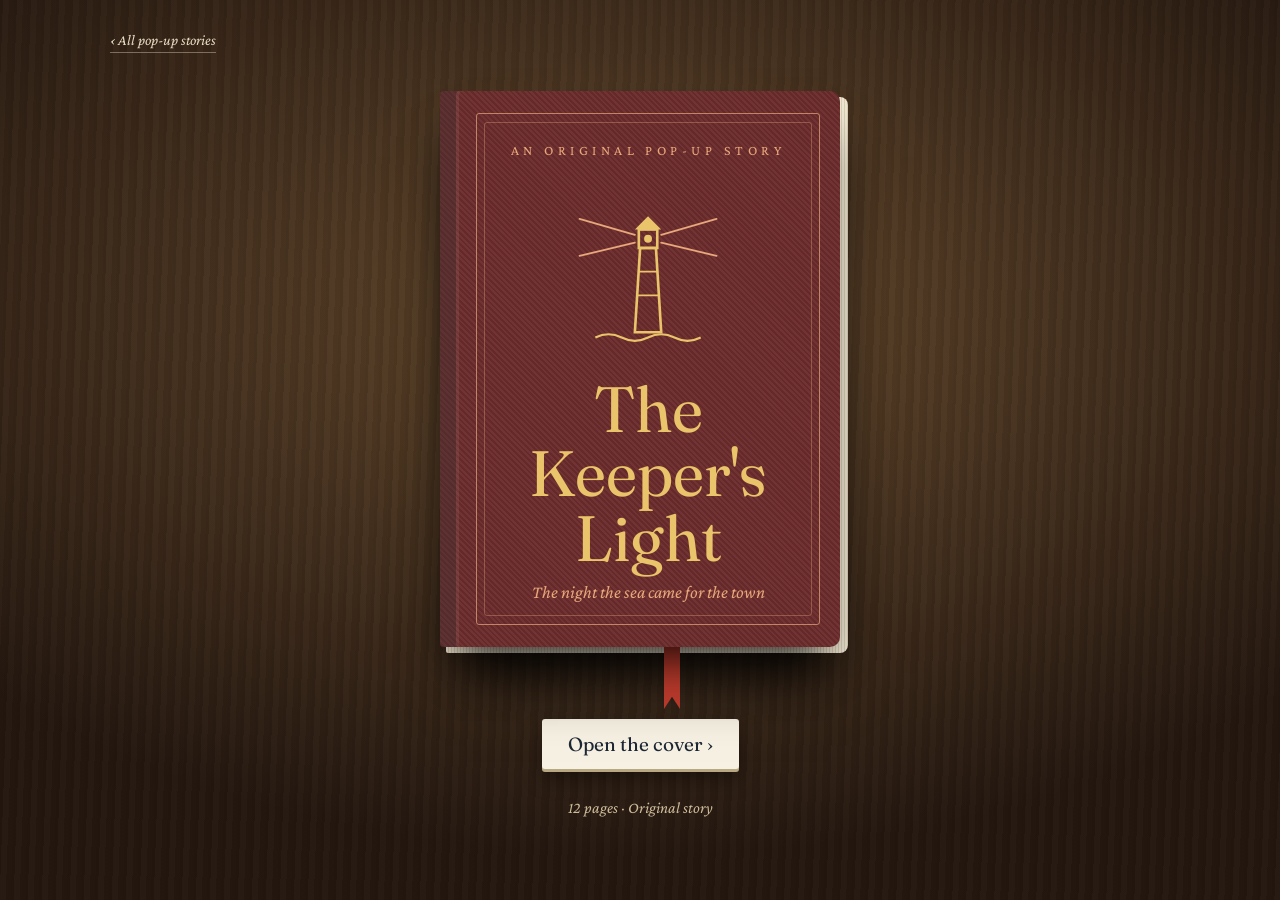
<file: the-keepers-light/index.html>
<!doctype html>
<html lang="en">
<head>
<meta charset="utf-8">
<meta name="viewport" content="width=device-width, initial-scale=1, viewport-fit=cover">
<title>The Keeper's Light · A Pop-up Storybook</title>
<meta name="description" content="An original pop-up story: a lighthouse keeper and a lens-maker give everything to bring their town's fleet home on the night their daughter is born, and she grows up hearing the story told wrong.">
<meta name="author" content="Abdulbaki Suraj">
<meta name="theme-color" content="#4a3020">
<meta name="color-scheme" content="light">
<link rel="canonical" href="https://codelikesuraj.github.io/pop-up-story/the-keepers-light/">
<link rel="icon" href="data:image/svg+xml,%3Csvg xmlns='http://www.w3.org/2000/svg' viewBox='0 0 64 64'%3E%3Cpath d='M24 60 L27 20 H37 L40 60z' fill='%23f4efe4'/%3E%3Cpath d='M25 44 H39 V36 H26z' fill='%23a8382c'/%3E%3Crect x='26' y='10' width='12' height='10' fill='%23f2b33d'/%3E%3Cpath d='M24 10 L32 3 L40 10z' fill='%23a8382c'/%3E%3C/svg%3E">

<meta property="og:type" content="website">
<meta property="og:site_name" content="Pop-up Stories">
<meta property="og:title" content="The Keeper's Light · A Pop-up Storybook">
<meta property="og:description" content="A lighthouse keeper and a lens-maker, the night the sea came for their town, and the daughter born that same night. An original interactive pop-up story.">
<meta property="og:url" content="https://codelikesuraj.github.io/pop-up-story/the-keepers-light/">
<meta property="og:image" content="https://codelikesuraj.github.io/pop-up-story/the-keepers-light/og-image.png">
<meta property="og:image:width" content="1200">
<meta property="og:image:height" content="630">
<meta property="og:image:alt" content="The open Keeper's Light pop-up book: the title and story details on the left page, a lighthouse beam over the evening sea on the right">
<meta property="og:locale" content="en_GB">
<meta name="twitter:card" content="summary_large_image">
<meta name="twitter:title" content="The Keeper's Light · A Pop-up Storybook">
<meta name="twitter:description" content="An original interactive pop-up story about a lighthouse, a storm, and the daughter left behind.">
<meta name="twitter:image" content="https://codelikesuraj.github.io/pop-up-story/the-keepers-light/og-image.png">
<meta name="twitter:image:alt" content="The open Keeper's Light pop-up book: the title and story details on the left page, a lighthouse beam over the evening sea on the right">

<link rel="preconnect" href="https://fonts.googleapis.com">
<link rel="preconnect" href="https://fonts.gstatic.com" crossorigin>
<link rel="stylesheet" href="https://fonts.googleapis.com/css2?family=Fraunces:ital,opsz,wght@0,9..144,300..700;1,9..144,400&family=Crimson+Pro:ital,wght@0,400;0,500;1,400&display=swap">
<style>
/* Layout: the series' open pop-up book. Left leaf = story, right leaf = cut-paper scene of the Point, the sea and the Outer Rock. */
:root{
  --paper:#fbf8f1; --paper-edge:#e6dccb; --shade:rgba(35,30,40,.18);
  --ink:#1f2633; --ink-soft:#56586a;
  --sea:#1e4a5e; --sea-2:#3f7186; --sea-3:#9cbfcc; --foam:#eef5f7;
  --stone:#cfc6b4; --stone-2:#a99c83; --stone-3:#7e715c; --rock:#4b4f57;
  --lamp:#f2b33d; --lamp-2:#ffe7a8; --red:#a8382c; --clay:#b8693f; --leaf:#5f7a4f;
  --wall:#ecdcc0; --skin:#7a4a2e; --cloth:#f4efe4;
  --display:"Fraunces","Iowan Old Style",Georgia,serif;
  --body:"Crimson Pro",Georgia,"Times New Roman",serif;
}
*,*::before,*::after{box-sizing:border-box}
html,body{min-height:100%}
body{margin:0;background:radial-gradient(120% 90% at 50% 0%,var(--desk),var(--desk-2));background-color:var(--desk);color:var(--ink);font-family:var(--body);font-size:17px;line-height:1.6;padding-inline:16px;padding-block:28px 40px}
[hidden]{display:none!important}
.wrap{max-width:1060px;margin:0 auto;display:flex;flex-direction:column;gap:18px}
.back{align-self:flex-start;font-style:italic;color:var(--ink);text-decoration:none;font-size:15px;border-bottom:1px solid var(--ink-soft)}
.back:hover{border-bottom-color:var(--clay)}

.book{position:relative;border-radius:6px 6px 8px 8px;background:var(--paper-edge);padding:7px;box-shadow:0 30px 50px -24px var(--shade),0 2px 0 var(--paper-edge)}
.spread{display:grid;grid-template-columns:1fr 1.2fr;background:var(--paper);border-radius:4px;min-height:540px;position:relative;overflow:hidden}
.spread::after{content:"";position:absolute;top:0;bottom:0;left:calc(100%/2.2);width:46px;transform:translateX(-50%);background:linear-gradient(90deg,transparent,var(--shade) 48%,var(--shade) 52%,transparent);pointer-events:none}
.leaf{min-width:0;padding:44px 44px 36px;display:flex;flex-direction:column;gap:14px}
.text{animation:turn .6s ease both}
.chapter{font-style:italic;color:var(--ink-soft);letter-spacing:.04em;font-size:15px}
h1,h2{font-family:var(--display);font-weight:400;line-height:1.08;text-wrap:balance;margin:0}
h2{font-size:clamp(28px,3.6vw,38px)}
h1{font-size:clamp(46px,7.5vw,78px)}
.text p{margin:0;max-width:34em}
.text p:first-of-type::first-letter{font-family:var(--display);float:left;font-size:3.1em;line-height:.85;padding:6px 8px 0 0;color:var(--indigo)}
.cover .text p::first-letter{all:unset}
.folio{margin-top:auto;font-style:italic;color:var(--ink-soft);font-size:14px}

.stage-leaf{padding:26px 22px 22px;display:flex;flex-direction:column;justify-content:center}
.stage{position:relative;aspect-ratio:400/280;width:100%;max-width:100%;perspective:1100px;perspective-origin:50% 0%}
.stage::after{content:"";position:absolute;left:4%;right:4%;bottom:-6px;height:14px;background:radial-gradient(closest-side,var(--shade),transparent);pointer-events:none}
.layer{position:absolute;inset:0;width:100%;height:100%;overflow:visible;transform-origin:50% var(--oy,100%);animation:pop 1s cubic-bezier(.2,1.35,.45,1) calc(var(--d,0s) + var(--wait,0s)) both;filter:drop-shadow(0 5px 3px var(--shade))}
.layer.flat{filter:none}
@keyframes pop{from{transform:rotateX(88deg)}to{transform:rotateX(0)}}
@keyframes turn{from{opacity:0;transform:translateX(-10px)}to{opacity:1;transform:none}}
.caption{font-style:italic;text-align:center;color:var(--ink-soft);font-size:14px;margin-top:14px}

/* svg paint */
.cut{stroke:var(--paper);stroke-width:2.4;stroke-linejoin:round;paint-order:stroke}
.panel{stroke:var(--paper-edge);stroke-width:1.5}
.calm{fill:url(#calm)} .storm{fill:url(#storm)} .dawn{fill:url(#dawn)} .dusk{fill:url(#dusk)} .night{fill:url(#night)}
.sea{fill:var(--sea)} .sea2{fill:var(--sea-2)} .sea3{fill:var(--sea-3)} .foamf{fill:var(--foam)}
.stone2f{fill:var(--stone-2)} .stone3f{fill:var(--stone-3)} .rockf{fill:var(--rock)}
.lampf{fill:var(--lamp-2)} .redf{fill:var(--red)} .clayf{fill:var(--clay)}
.wallf{fill:var(--wall)} .paperf{fill:var(--paper)} .inkf{fill:var(--ink)}
.line{fill:none;stroke:var(--ink);stroke-width:1.8;stroke-linecap:round;stroke-linejoin:round}
.crest{fill:none;stroke:var(--foam);stroke-width:1.8;stroke-linecap:round}
.lbl{fill:var(--ink-soft);font-family:var(--body);font-style:italic;font-size:13px;paint-order:stroke;stroke:var(--paper);stroke-width:3px}
.skinp{fill:var(--skin)} .hair{fill:#1f2236} .robe{fill:var(--cloth)} .drape{fill:var(--drape,var(--sea-2))}
.robe,.drape,.skinp,.hair{stroke:#1f2236;stroke-width:.7;stroke-linejoin:round}
.fig.keeper{--drape:#3f5f7a} .fig.amara{--drape:var(--red)} .fig.ife{--drape:var(--lamp)} .fig.yemi{--drape:var(--leaf)}

/* pull tab */
.pull{display:flex;flex-direction:column;gap:6px;margin-top:6px}
.pull label{font-style:italic;color:var(--ink-soft);font-size:14px}
.pull output{font-weight:500;color:var(--ink)}
#beam{width:100%;height:28px}
#beam5,#glow5,.boat5{transition:opacity .3s ease,transform .3s ease}
#fire5{transition:transform .3s ease}

/* motion */
.bob{animation:bob 3.4s ease-in-out infinite alternate;transform-box:fill-box;transform-origin:center}
.drift{animation:drift 4.5s ease-in-out infinite alternate;transform-box:fill-box;transform-origin:center}
.drift:nth-child(2n){animation-duration:5.6s}
.sweep{animation:sweep 6s ease-in-out infinite alternate;transform-box:view-box;transform-origin:300px 81px}
.rainfall{animation:rain .9s linear infinite}
.float{animation:float 5s ease-in-out infinite alternate}
@keyframes bob{from{transform:translateY(-3px) rotate(-3deg)}to{transform:translateY(3px) rotate(3deg)}}
@keyframes drift{from{transform:translateY(-6px) rotate(-10deg)}to{transform:translateY(10px) rotate(12deg)}}
@keyframes sweep{from{transform:rotate(-4deg)}to{transform:rotate(5deg)}}
@keyframes float{from{transform:translate(4px,4px)}to{transform:translate(-6px,-6px)}}
@keyframes rain{from{transform:translate(0,0)}to{transform:translate(-20px,230px)}}
.lessons{list-style:none;margin:0;padding:0;display:grid;gap:10px}
.lessons li{display:grid;grid-template-columns:1.6em 1fr;gap:10px;align-items:baseline}
.lessons b{font-family:var(--display);font-weight:400;color:var(--indigo)}
.lessons span{font-size:15.5px;line-height:1.5}
.moral{font-style:italic;font-size:18px;border-top:1px solid var(--paper-edge);padding-top:12px}

.controls{display:flex;align-items:center;justify-content:space-between;gap:12px;flex-wrap:wrap}
.btn{font-family:var(--display);font-size:16px;color:var(--ink);background:var(--paper);border:1px solid var(--paper-edge);border-radius:999px;padding:8px 18px;cursor:pointer;box-shadow:0 3px 0 var(--paper-edge)}
.btn:hover{transform:translateY(-1px)}
.btn:disabled{opacity:.4;cursor:default;transform:none}
.btn:focus-visible,.dots button:focus-visible,#beam:focus-visible,.back:focus-visible{outline:2px solid var(--clay);outline-offset:3px}
.dots{display:flex;gap:7px;flex-wrap:wrap;justify-content:center}
.dots button{width:12px;height:12px;border-radius:2px;transform:rotate(45deg);border:1px solid var(--ink-soft);background:transparent;padding:0;cursor:pointer}
.dots button[aria-current="true"]{background:var(--indigo);border-color:var(--indigo)}
.hint{text-align:center;font-style:italic;color:var(--ink-soft);font-size:14px}
@media (max-width:760px){
  .spread{grid-template-columns:1fr;min-height:0}
  .spread::after{display:none}
  .stage-leaf{order:-1;padding:18px 12px 6px;border-bottom:1px dashed var(--paper-edge)}
  .leaf{padding:24px 20px 26px}
  body{font-size:16px}
}
@media (prefers-reduced-motion:reduce){
  .layer,.text,.bob,.drift,.sweep,.rainfall,.float{animation:none}
  #beam5,#glow5,.boat5,#fire5{transition:none}
}

/* every page shares one grid cell, so the book is always as tall as its tallest page */
.book{display:grid}
.book > .page{grid-area:1/1;min-width:0;display:flex;flex-direction:column}
.book > .page[hidden]{display:flex!important;visibility:hidden}
.book > .page > .spread{flex:1}
/* page-turn */
.book{perspective:3200px}
.flip{position:absolute;z-index:6;transform-style:preserve-3d;pointer-events:none;will-change:transform}
.face{position:absolute;top:0;height:100%;background:var(--paper);overflow:hidden;display:flex;backface-visibility:hidden;-webkit-backface-visibility:hidden}
.face > .leaf,.face > .spread{flex:1;min-width:0;height:100%}
.face > .spread::after{display:none}
.flip .face-front{left:0;width:100%}
.flip .face-back{transform:rotateY(180deg)}
.patch{position:absolute;z-index:5;pointer-events:none}
.face .shade{position:absolute;inset:0;pointer-events:none;opacity:0}
.flip-fwd .face-front .shade{background:linear-gradient(90deg,var(--shade),transparent 70%)}
.flip-fwd .face-back .shade{background:linear-gradient(270deg,var(--shade),transparent 70%)}
.flip-bwd .face-front .shade{background:linear-gradient(270deg,var(--shade),transparent 70%)}
.flip-bwd .face-back .shade{background:linear-gradient(90deg,var(--shade),transparent 70%)}
.static .layer,.static .text,.folded .layer,.folding .text{animation:none}
.folded .layer{transform:rotateX(88deg)}
.folding .layer{animation:fold .5s ease-in forwards}
@keyframes fold{from{transform:rotateX(0)}to{transform:rotateX(88deg)}}
</style>
<link rel="stylesheet" href="../assets/book.css">
<style>:root{--binding:#6b2b2b;--foil:#e9c46a;--foil-2:#e8a87c}</style>
</head>
<body>

<svg width="0" height="0" style="position:absolute" aria-hidden="true">
 <defs>
  <linearGradient id="calm" x1="0" y1="0" x2="0" y2="1"><stop offset="0" stop-color="#f0c995"/><stop offset="1" stop-color="#f8eadb"/></linearGradient>
  <linearGradient id="storm" x1="0" y1="0" x2="0" y2="1"><stop offset="0" stop-color="#27313f"/><stop offset="1" stop-color="#5c6879"/></linearGradient>
  <linearGradient id="dawn" x1="0" y1="0" x2="0" y2="1"><stop offset="0" stop-color="#8d97a6"/><stop offset="1" stop-color="#ead8bf"/></linearGradient>
  <linearGradient id="dusk" x1="0" y1="0" x2="0" y2="1"><stop offset="0" stop-color="#6d6283"/><stop offset="1" stop-color="#e8b991"/></linearGradient>
  <linearGradient id="night" x1="0" y1="0" x2="0" y2="1"><stop offset="0" stop-color="#1c2438"/><stop offset="1" stop-color="#3d4762"/></linearGradient>
  <linearGradient id="beamL" x1="1" y1="0" x2="0" y2="0"><stop offset="0" stop-color="#ffe7a8" stop-opacity=".95"/><stop offset="1" stop-color="#ffe7a8" stop-opacity="0"/></linearGradient>
  <linearGradient id="beamR" x1="0" y1="0" x2="1" y2="0"><stop offset="0" stop-color="#ffe7a8" stop-opacity=".95"/><stop offset="1" stop-color="#ffe7a8" stop-opacity="0"/></linearGradient>
  <radialGradient id="glow"><stop offset=".2" stop-color="#ffe7a8" stop-opacity=".95"/><stop offset="1" stop-color="#ffe7a8" stop-opacity="0"/></radialGradient>

  <!-- lighthouse, base at 0,0, lantern centre at 0,-135 -->
  <g id="tower">
   <path class="wallf" d="M-18 0 L-12-120 H12 L18 0z"/>
   <path class="redf" d="M-16.7-40 L-15.4-60 H15.4 L16.7-40z M-14-80 L-12.7-100 H12.7 L14-80z"/>
   <path class="inkf" d="M-5 0 v-14 a5 5 0 0 1 10 0 v14z"/>
   <rect class="inkf" x="-3" y="-72" width="6" height="7" rx="1"/>
   <rect class="inkf" x="-19" y="-125" width="38" height="5"/>
   <rect x="-11" y="-146" width="22" height="21" style="fill:var(--glass,var(--lamp-2))" stroke="#1f2633" stroke-width="1.4"/>
   <path d="M-3.6-146v21M3.6-146v21" stroke="#1f2633" stroke-width="1"/>
   <path class="redf" d="M-14-146 L0-160 L14-146z"/>
   <circle class="inkf" cx="0" cy="-162" r="2"/>
  </g>
  <g id="boat">
   <path class="clayf" d="M-22-4 Q0 6 22-4 L18 4 Q0 10-18 4z"/>
   <path class="line" d="M2-4 V-32" stroke-width="1.4"/>
   <path class="paperf" d="M3-31 L3-7 L19-7z"/>
  </g>
  <g id="cottage">
   <rect class="wallf" x="-30" y="-34" width="60" height="34"/>
   <path class="redf" d="M-36-32 L0-56 L36-32z"/>
   <rect class="lampf" x="-20" y="-24" width="12" height="11"/>
   <path class="inkf" d="M6 0v-18h12v18z"/>
  </g>
  <g id="lens"><circle r="11" fill="#ffe7a8" stroke="#d99a2b" stroke-width="1.2"/><circle r="7.5" fill="none" stroke="#e5ad45" stroke-width="1"/><circle r="4" fill="none" stroke="#e5ad45" stroke-width="1"/><path d="M-6-6 q3-3 7-3" fill="none" stroke="#fffaf0" stroke-width="1.6" stroke-linecap="round"/></g>
  <g id="fire">
   <path class="lampf" d="M-9 0 Q-12-12-3-24 Q-2-13 3-18 Q11-9 9 0z"/>
   <path fill="#ffe7a8" d="M-4 0 Q-5-8 0-13 Q5-7 4 0z"/>
  </g>
  <g id="bowl"><path class="stone3f" d="M-14-6 h28 l-4 7 h-20z"/><rect class="stone3f" x="-3" y="0" width="6" height="8"/></g>
  <g id="key"><circle r="3" fill="none" stroke="#d9a441" stroke-width="1.6"/><path d="M3 0 h8 v3 M8 0 v3" fill="none" stroke="#d9a441" stroke-width="1.6"/></g>

  <!-- people: feet at 0,0 -->
  <g id="man">
   <path class="skinp" d="M-6 0h4.5l.5-15h-4zM2 0h4.5l-1-15h-4z"/>
   <path class="robe" d="M-10-14 L-8-38 Q0-42 8-38 L10-14 Q0-11-10-14z"/>
   <path class="drape" d="M-8-38 Q2-32 10-17 L6-15 Q1-27-9-31z"/>
   <rect class="skinp" x="-1.6" y="-43" width="3.4" height="6"/>
   <path class="skinp" d="M6-36 Q14-32 17-24 l-3 .8 Q11-29 4-32z"/>
   <circle class="skinp" cx="1" cy="-47" r="5.6"/>
   <path class="hair" d="M-4.6-49 q1-6 6-6 q4.4 0 5.4 4 q-3-2-6-1.6 q-3 .6-5.4 3.6z"/>
   <path class="hair" d="M2-43.5 q4.5 .6 5.6-3 q.5 7-5 8z"/>
  </g>
  <g id="woman">
   <path class="robe" d="M-10 0 L-7-36 Q0-40 7-36 L11 0z"/>
   <path class="drape" d="M-10 0 L-8-16 L10-16 L11 0z"/>
   <path class="drape" d="M-7-36 Q0-30 7-36 L8-30 Q0-25-8-30z"/>
   <rect class="skinp" x="-1.6" y="-41" width="3.2" height="6"/>
   <path class="skinp" d="M5-34 Q12-28 13-21 l-3 .6 Q8-26 3-30z"/>
   <circle class="skinp" cx="1" cy="-45" r="5.4"/>
   <path class="drape" d="M-6-47 q2-10 13-6 q3 2 1 5 q-6-3-14 1z"/>
  </g>
  <g id="baby">
   <ellipse class="drape" cx="0" cy="0" rx="8" ry="4.6" style="fill:var(--red)"/>
   <circle class="skinp" cx="7" cy="-2" r="3.2"/>
  </g>
  <g id="waves">
   <path class="sea3" d="M0 0q25-10 50 0t50 0 50 0 50 0 50 0 50 0 50 0 50 0V80H0z"/>
   <path class="sea2" d="M-20 14q25-10 50 0t50 0 50 0 50 0 50 0 50 0 50 0 50 0 50 0V80H-20z"/>
   <path class="sea" d="M0 28q25-10 50 0t50 0 50 0 50 0 50 0 50 0 50 0 50 0V80H0z"/>
   <path class="crest" d="M20 24q8-5 16-1M120 24q8-5 16-1M220 24q8-5 16-1M320 24q8-5 16-1M70 10q8-5 16-1M170 10q8-5 16-1M270 10q8-5 16-1"/>
  </g>
  <g id="rain">
   <path d="M20 0l-8 22M70 30l-8 22M120 6l-8 22M170 40l-8 22M220 10l-8 22M270 34l-8 22M320 4l-8 22M370 28l-8 22M45 80l-8 22M95 110l-8 22M145 84l-8 22M195 120l-8 22M245 90l-8 22M295 116l-8 22M345 86l-8 22M30 160l-8 22M80 190l-8 22M130 164l-8 22M180 196l-8 22M230 168l-8 22M280 192l-8 22M330 160l-8 22M380 186l-8 22" stroke="#c9d6e2" stroke-width="1.3" stroke-linecap="round" opacity=".7"/>
  </g>
  <linearGradient id="room" x1="0" y1="0" x2="0" y2="1"><stop offset="0" stop-color="#5a3f2c"/><stop offset="1" stop-color="#8a6446"/></linearGradient>
  <g id="note"><ellipse cx="0" cy="0" rx="3.2" ry="2.4" transform="rotate(-20)"/><path d="M2.6-1 V-14 q5 2 6 7" fill="none" stroke="#ffe7a8" stroke-width="1.4" stroke-linecap="round"/></g>
 <clipPath id="leftWater"><rect x="0" y="0" width="210" height="280"/></clipPath>
 </defs>
</svg>

<div class="wrap">
<a class="back" href="../">‹ All pop-up stories</a>
<section class="closed" aria-label="Book cover">
 <div class="closed-book">
  <div class="block" aria-hidden="true"></div>
  <div class="tassel" aria-hidden="true"></div>
  <button type="button" class="cover-board" data-open aria-label="Open the book: The Keeper's Light">
   <span class="eyebrow">An original pop-up story</span>
   <svg class="emblem" viewBox="0 0 120 120" aria-hidden="true"><path d="M50 108 L54 44 H66 L70 108z" fill="none" stroke="currentColor" stroke-width="2"/><path d="M52 80 H68 M53 62 H67" stroke="currentColor" stroke-width="1.4"/><rect x="53" y="30" width="14" height="14" fill="none" stroke="currentColor" stroke-width="2"/><path d="M50 30 L60 20 L70 30z" fill="currentColor"/><circle cx="60" cy="37" r="3" fill="currentColor"/><path d="M50 34 L8 22 M50 40 L8 50 M70 34 L112 22 M70 40 L112 50" stroke="var(--foil-2)" stroke-width="1.4" stroke-linecap="round"/><path d="M20 112 q10-5 20 0 t20 0 20 0 20 0" fill="none" stroke="currentColor" stroke-width="1.6"/></svg>
   <span><span class="title">The Keeper's Light</span><span class="sub">The night the sea came for the town</span></span>
  </button>
 </div>
 <button type="button" class="open-tag" data-open>Open the cover ›</button>
 <p class="meta">12 pages · Original story</p>
</section>
<main class="book" aria-live="polite">

<!-- 0 cover -->
<section class="page cover" data-name="Cover">
 <div class="spread">
  <div class="leaf text">
   <div class="chapter">An original pop-up story</div>
   <h1>The Keeper's Light</h1>
   <p>A lighthouse keeper, a lens-maker, and the night the sea came for their town, the same night their daughter was born.</p>
   <p style="color:var(--ink-soft);font-size:15px">Turn the pages to watch each scene fold up. Halfway through, pull the tab to light the beacon.</p>
   <div class="folio">Written for the Pop-up Stories shelf</div>
  </div>
  <div class="leaf stage-leaf"><div class="stage">
   <svg class="layer" style="--d:0s" viewBox="0 0 400 280" aria-hidden="true">
    <rect class="panel calm" x="8" y="4" width="384" height="272" rx="6"/>
    <circle cx="96" cy="182" r="26" fill="#f6dfae"/>
    <rect class="sea3" x="8" y="182" width="384" height="94"/>
    <path class="line" d="M150 60q5-5 10 0q5-5 10 0M186 44q4-4 8 0q4-4 8 0" stroke-width="1.5"/>
   </svg>
   <svg class="layer" style="--d:.18s;--oy:84%" viewBox="0 0 400 280" aria-hidden="true">
    <g data-moves class="sweep"><polygon points="300,77 20,44 20,114 300,85" fill="url(#beamL)"/></g>
    <circle cx="300" cy="81" r="22" fill="url(#glow)"/>
    <g class="cut">
     <path class="rockf" d="M226 246 Q246 214 284 210 Q330 204 354 214 Q380 226 394 246z"/>
     <use href="#tower" transform="translate(300 216)"/>
     <use href="#cottage" transform="translate(352 216) scale(.6)"/>
    </g>
   </svg>
   <svg class="layer" style="--d:.36s;--oy:90%" viewBox="0 0 400 280" aria-hidden="true">
    <g class="cut">
     <use href="#boat" transform="translate(176 220) scale(-.9 .9)"/>
     <use href="#boat" transform="translate(112 228) scale(-.7 .7)"/>
     <use href="#boat" transform="translate(60 222) scale(-.55 .55)"/>
    </g>
   </svg>
   <svg class="layer" style="--d:.52s" viewBox="0 0 400 280" aria-hidden="true">
    <use href="#waves" transform="translate(0 226)"/>
   </svg>
  </div><div class="caption">The light on the Point</div></div>
 </div>
</section>

<!-- 1 The Keeper -->
<section class="page" data-name="The Keeper" data-scene-after="2" hidden>
 <div class="spread">
  <div class="leaf text">
   <div class="chapter">Chapter One · The Point</div>
   <h2>The Keeper and the Lens-Maker</h2>
   <p>At the end of the harbour town, on a finger of black rock called the Point, stood a striped lighthouse. Its keeper was Kayode, who could row faster than any fisherman and climb all hundred and twelve steps without stopping for breath.</p>
   <p>His wife, Amara, made the lens. She ground glass by hand into rings that caught the smallest flame and threw it miles out to sea. Every night the fishing fleet sailed out by that light, and every morning it brought them home.</p>
   <div class="folio">i</div>
  </div>
  <div class="leaf stage-leaf"><div class="stage">
   <svg class="layer" style="--d:0s" viewBox="0 0 400 280" aria-hidden="true">
    <rect class="panel dusk" x="8" y="4" width="384" height="272" rx="6"/>
    <circle cx="330" cy="178" r="22" fill="#f6d39c"/>
    <rect class="sea3" x="8" y="180" width="384" height="96"/>
   </svg>
   <svg class="layer" style="--d:.18s;--oy:84%" viewBox="0 0 400 280" aria-hidden="true">
    <g data-moves><polygon points="236,77 392,40 392,112 236,85" fill="url(#beamR)"/></g>
    <circle cx="236" cy="81" r="20" fill="url(#glow)"/>
    <g class="cut">
     <path class="rockf" d="M150 240 Q170 214 210 210 Q262 206 286 218 Q304 228 312 240z"/>
     <use href="#tower" transform="translate(236 216)"/>
     <use href="#boat" transform="translate(340 210) scale(.6)"/>
     <use href="#boat" transform="translate(70 214) scale(-.55 .55)"/>
    </g>
   </svg>
   <svg class="layer" style="--d:.36s" viewBox="0 0 400 280" aria-hidden="true">
    <g class="cut">
     <path class="stone2f" d="M60 280 Q100 250 200 250 Q290 252 330 280z"/>
     <use href="#man" class="fig keeper" transform="translate(150 256) scale(1.3)"/>
     <use href="#woman" class="fig amara" transform="translate(196 258) scale(1.25)"/>
     <use href="#lens" transform="translate(214 226) scale(.75)"/>
    </g>
    <text class="lbl" x="128" y="273">Kayode</text><text class="lbl" x="180" y="273">Amara</text>
   </svg>
  </div><div class="caption">The Point at dusk</div></div>
 </div>
</section>

<!-- 2 The Night She Was Born -->
<section class="page" data-name="The Night She Was Born" hidden>
 <div class="spread">
  <div class="leaf text">
   <div class="chapter">Chapter Two · The storm</div>
   <h2>The Night She Was Born</h2>
   <p>Their daughter came early, on the wildest night anyone could remember. Rain hammered the shutters of the keeper's cottage and the wind made the tower hum like a struck bell. Amara named her Ifeoluwa, and they called her Ife.</p>
   <p>But Kayode could not stop looking out to sea. The whole fleet was still out there, forty boats with half the town aboard, and somewhere beyond the reef they were steering by his light.</p>
   <div class="folio">ii</div>
  </div>
  <div class="leaf stage-leaf"><div class="stage">
   <svg class="layer" style="--d:0s" viewBox="0 0 400 280" aria-hidden="true">
    <rect class="panel storm" x="8" y="4" width="384" height="272" rx="6"/>
    <path d="M70 14 L58 52 L72 52 L60 92" fill="none" stroke="#ffe7a8" stroke-width="2.6" stroke-linejoin="round"/>
    <rect class="sea2" x="8" y="186" width="384" height="90"/>
   </svg>
   <svg class="layer" style="--d:.18s;--oy:84%" viewBox="0 0 400 280" aria-hidden="true">
    <g data-moves><polygon points="322,90 392,64 392,120 322,98" fill="url(#beamR)"/></g>
    <circle cx="322" cy="94" r="18" fill="url(#glow)"/>
    <g class="cut">
     <path class="rockf" d="M262 236 Q282 210 318 208 Q356 208 378 236z"/>
     <use href="#tower" transform="translate(322 222) scale(.95)"/>
    </g>
   </svg>
   <svg class="layer" style="--d:.36s" viewBox="0 0 400 280" aria-hidden="true">
    <g class="cut">
     <path class="stone2f" d="M30 280 L30 240 Q140 232 280 240 L280 280z"/>
     <rect class="wallf" x="60" y="150" width="150" height="92"/>
     <path class="redf" d="M48 154 L135 108 L222 154z"/>
     <rect class="lampf" x="96" y="170" width="58" height="44"/>
     <path d="M125 170v44M96 192h58" stroke="#7a5a2a" stroke-width="1.6"/>
     <path class="inkf" d="M170 242v-34h24v34z"/>
     <use href="#man" class="fig keeper" transform="translate(238 254) scale(1.3)"/>
    </g>
    <g opacity=".85"><use href="#woman" class="fig amara" transform="translate(116 216) scale(.62)"/><use href="#baby" transform="translate(124 200) scale(.6)"/></g>
   </svg>
   <svg class="layer flat" style="--d:.5s" viewBox="0 0 400 280" aria-hidden="true">
    <g data-moves class="rainfall"><use href="#rain"/><use href="#rain" transform="translate(0 -230)"/></g>
   </svg>
  </div><div class="caption">The keeper's cottage, with the whole fleet still at sea</div></div>
 </div>
</section>

<!-- 3 The Light Goes Out -->
<section class="page" data-name="The Light Goes Out" hidden>
 <div class="spread">
  <div class="leaf text">
   <div class="chapter">Chapter Three · Midnight</div>
   <h2>The Light Goes Out</h2>
   <p>Just after midnight a wave taller than the tower struck the Point. It burst the lantern windows, drowned the flame, and smashed Amara's lens into a thousand pieces across the stones.</p>
   <p>Kayode climbed through the spray to the top. Only the heart of the lens had survived, a disc of glass no bigger than a hand. Without the light, the fleet would run onto the reef in the dark, and the surge behind them would reach the town before morning.</p>
   <div class="folio">iii</div>
  </div>
  <div class="leaf stage-leaf"><div class="stage">
   <svg class="layer" style="--d:0s" viewBox="0 0 400 280" aria-hidden="true">
    <rect class="panel storm" x="8" y="4" width="384" height="272" rx="6"/>
    <path d="M330 10 L318 46 L334 46 L320 86" fill="none" stroke="#ffe7a8" stroke-width="2.6" stroke-linejoin="round"/>
   </svg>
   <svg class="layer" style="--d:.18s;--oy:86%" viewBox="0 0 400 280" aria-hidden="true">
    <g class="cut">
     <path class="rockf" d="M110 250 Q140 216 196 212 Q256 210 284 226 Q300 236 306 250z"/>
     <use href="#tower" transform="translate(200 226) scale(1.15)" style="--glass:#2b3340"/>
     <path d="M206 72 l-5 14 6 10 -7 16" fill="none" stroke="#1f2633" stroke-width="1.6"/>
     <g class="foamf"><circle cx="112" cy="226" r="18"/><circle cx="134" cy="206" r="15"/><circle cx="122" cy="186" r="11"/><circle cx="150" cy="226" r="14"/><circle cx="96" cy="208" r="10"/><circle cx="140" cy="176" r="7"/><circle cx="108" cy="170" r="5"/></g>
    </g>
   </svg>
   <svg class="layer" style="--d:.36s" viewBox="0 0 400 280" aria-hidden="true">
    <g>
     <g class="drift"><path d="M150 50 l8 -4 -2 10z" fill="#e8f1f6" stroke="#8fa6b4" stroke-width=".8"/></g>
     <g class="drift"><path d="M248 70 l9 3 -7 7z" fill="#ffe7a8" stroke="#d99a2b" stroke-width=".8"/></g>
     <g class="drift"><path d="M170 96 l6 -6 3 9z" fill="#e8f1f6" stroke="#8fa6b4" stroke-width=".8"/></g>
     <g class="drift"><path d="M262 112 l8 2 -5 7z" fill="#e8f1f6" stroke="#8fa6b4" stroke-width=".8"/></g>
     <g class="drift"><path d="M132 120 l7 -2 -2 8z" fill="#ffe7a8" stroke="#d99a2b" stroke-width=".8"/></g>
    </g>
    <g class="cut">
     <path class="stone3f" d="M220 280 Q250 248 300 246 Q350 246 392 262 V280z"/>
     <use href="#man" class="fig keeper" transform="translate(312 256) scale(1.25)"/>
    </g>
    <circle cx="334" cy="218" r="20" fill="url(#glow)"/>
    <use href="#lens" transform="translate(334 218) scale(.9)"/>
    <text class="lbl" x="212" y="196">the heart of the lens</text>
    <use href="#waves" transform="translate(0 252)"/>
   </svg>
  </div><div class="caption">The lantern shatters</div></div>
 </div>
</section>

<!-- 4 The Choice -->
<section class="page" data-name="The Choice" data-scene-after="2" hidden>
 <div class="spread">
  <div class="leaf text">
   <div class="chapter">Chapter Four · Before dawn</div>
   <h2>The Choice</h2>
   <p>Beyond the reef stood the Outer Rock, where the first keepers had burned a fire long before the tower was built. A beacon lit there would show the fleet the one safe channel. But whoever lit it would be standing in the path of the surge when it came.</p>
   <p>Amara would not let him go alone. The heart of the lens needed a steady hand while the fire was fed. So they wrapped Ife in her mother's red shawl and carried her through the rain to Mama Yemi, the old harbourmaster.</p>
   <p>Kayode hung his brass keeper's key around the baby's neck. "Keep it until you need it," he said. Then they walked down to the boat together and did not look back, because they knew that if they did, they could not go.</p>
   <div class="folio">iv</div>
  </div>
  <div class="leaf stage-leaf"><div class="stage">
   <svg class="layer" style="--d:0s" viewBox="0 0 400 280" aria-hidden="true">
    <rect class="panel storm" x="8" y="4" width="384" height="272" rx="6"/>
    <rect class="sea2" x="8" y="196" width="384" height="80"/>
    <path class="rockf" d="M330 198 q14-26 34-26 q14 4 20 26z"/>
    <text class="lbl" x="318" y="166">the Outer Rock</text>
   </svg>
   <svg class="layer" style="--d:.18s;--oy:86%" viewBox="0 0 400 280" aria-hidden="true">
    <g class="cut">
     <rect class="wallf" x="30" y="112" width="160" height="134"/>
     <path class="stone2f" d="M20 116 L110 80 L200 116z"/>
     <rect class="lampf" x="86" y="160" width="50" height="86"/>
     <rect class="lampf" x="44" y="140" width="26" height="24"/>
     <path d="M160 130v12" stroke="#1f2633" stroke-width="1.2"/>
     <rect x="154" y="142" width="12" height="16" rx="2" fill="#ffe7a8" stroke="#1f2633" stroke-width="1"/>
    </g>
    <circle cx="160" cy="150" r="14" fill="url(#glow)"/>
   </svg>
   <svg class="layer" style="--d:.36s" viewBox="0 0 400 280" aria-hidden="true">
    <g class="cut">
     <path class="stone2f" d="M8 280 V250 Q200 240 392 252 V280z"/>
     <use href="#woman" class="fig yemi" transform="translate(110 254) scale(1.3)"/>
     <use href="#baby" transform="translate(124 214)"/>
     <use href="#key" transform="translate(124 224) scale(.7)"/>
     <use href="#woman" class="fig amara" transform="translate(236 256) scale(1.25)"/>
     <use href="#man" class="fig keeper" transform="translate(276 256) scale(1.3)"/>
     <path class="line" d="M264 196 L306 246" stroke-width="2.4"/>
    </g>
    <use href="#lens" transform="translate(252 226) scale(.55)"/>
    <text class="lbl" x="84" y="274">Mama Yemi</text>
   </svg>
   <svg class="layer flat" style="--d:.5s" viewBox="0 0 400 280" aria-hidden="true">
    <g data-moves class="rainfall"><use href="#rain"/><use href="#rain" transform="translate(0 -230)"/></g>
   </svg>
  </div><div class="caption">Mama Yemi's door</div></div>
 </div>
</section>

<!-- 5 The Outer Rock (interactive) -->
<section class="page" data-name="The Outer Rock" hidden>
 <div class="spread">
  <div class="leaf text">
   <div class="chapter">Chapter Five · The beacon</div>
   <h2>The Outer Rock</h2>
   <p>They rowed through waves that stood up like walls, and somehow they reached the Outer Rock. In a hollow at its top lay the old beacon bowl. Kayode broke up the boat's own seats for fuel and soaked them in lamp oil, and Amara raised the heart of the lens behind the flame.</p>
   <p>Far out in the dark, forty boats were running straight for the reef.</p>
   <div class="pull">
    <label for="beam">Pull the tab to light the beacon</label>
    <input type="range" id="beam" min="0" max="100" value="8">
    <output id="beam-out" for="beam">Only a spark. The boats are heading for the reef.</output>
   </div>
   <div class="folio">v</div>
  </div>
  <div class="leaf stage-leaf"><div class="stage">
   <svg class="layer" style="--d:0s" viewBox="0 0 400 280" aria-hidden="true">
    <rect class="panel storm" x="8" y="4" width="384" height="272" rx="6"/>
    <rect class="sea2" x="8" y="172" width="384" height="104"/>
    <g fill="#ffe7a8"><circle cx="24" cy="168" r="2"/><circle cx="34" cy="166" r="2"/><circle cx="46" cy="169" r="2"/></g>
    <rect class="stone3f" x="8" y="170" width="50" height="6"/>
    <text class="lbl" x="16" y="158">the harbour</text>
   </svg>
   <svg class="layer" style="--d:.18s;--oy:84%" viewBox="0 0 400 280" aria-hidden="true">
    <g id="beam5" data-moves opacity="0"><polygon points="318,146 20,150 20,212 318,156" fill="url(#beamL)"/></g>
    <g id="glow5" data-moves opacity=".2"><circle cx="318" cy="150" r="34" fill="url(#glow)"/></g>
    <g class="cut">
     <path class="rockf" d="M262 250 Q276 196 304 164 Q320 154 336 164 Q362 194 376 250z"/>
     <use href="#bowl" transform="translate(318 164)"/>
     <use href="#woman" class="fig amara" transform="translate(340 196) scale(.95)"/>
     <use href="#man" class="fig keeper" transform="translate(292 198) scale(.95)"/>
    </g>
    <g id="fire5" data-moves transform="translate(318 158) scale(.3)"><use href="#fire"/></g>
    <use href="#lens" transform="translate(330 150) scale(.5)"/>
   </svg>
   <svg class="layer" style="--d:.36s;--oy:90%" viewBox="0 0 400 280" aria-hidden="true">
    <g id="fleet5" data-moves>
     <g class="boat5 cut"><use href="#boat" transform="scale(-.7 .7)"/></g>
     <g class="boat5 cut"><use href="#boat" transform="scale(-.6 .6)"/></g>
     <g class="boat5 cut"><use href="#boat" transform="scale(-.5 .5)"/></g>
    </g>
   </svg>
   <svg class="layer" style="--d:.5s" viewBox="0 0 400 280" aria-hidden="true">
    <use href="#waves" transform="translate(0 240)"/>
    <g class="cut"><path class="rockf" d="M96 256 l10-26 8 14 9-24 10 22 8-14 9 28z M170 258 l8-18 7 10 8-20 9 18 7-8 6 18z"/></g>
    <text class="lbl" x="118" y="276">the reef</text>
   </svg>
  </div><div class="caption">The beacon on the Outer Rock</div></div>
 </div>
</section>

<!-- 6 The Last Song -->
<section class="page" data-name="The Last Song" data-scene-after="2" hidden>
 <div class="spread">
  <div class="leaf text">
   <div class="chapter">Chapter Six · Before dawn</div>
   <h2>The Last Song</h2>
   <p>All night they fed the fire, and boat after boat slipped through the channel into the harbour. Towards dawn the oil ran out, and Kayode broke up the last of their own boat to keep the flame alive. There was no way back now, and they both knew it.</p>
   <p>So Amara held the lens, and Kayode held Amara, and they sang the old keeper's song across the water toward the harbour, where one small window still glowed in Mama Yemi's house. They were still singing when Bayo's boat, the last of the forty, crossed the harbour mouth.</p>
   <p>Then the surge came over the Outer Rock, and the light went out.</p>
   <div class="folio">vi</div>
  </div>
  <div class="leaf stage-leaf"><div class="stage">
   <svg class="layer" style="--d:0s" viewBox="0 0 400 280" aria-hidden="true">
    <rect class="panel dawn" x="8" y="4" width="384" height="272" rx="6"/>
    <rect class="sea2" x="8" y="182" width="384" height="94"/>
    <rect class="stone3f" x="8" y="176" width="64" height="8"/>
    <rect x="22" y="162" width="16" height="14" class="wallf"/>
    <rect x="27" y="166" width="6" height="5" fill="#ffe7a8"/>
    <circle cx="30" cy="168" r="10" fill="url(#glow)"/>
    <text class="lbl" x="14" y="152">Ife's window</text>
   </svg>
   <svg class="layer" style="--d:.16s;--oy:88%" viewBox="0 0 400 280" aria-hidden="true">
    <g class="cut">
     <path class="sea" d="M392 250 V40 Q352 22 318 46 Q294 64 300 92 Q314 80 330 86 Q312 104 312 130 L340 250z"/>
     <path class="foamf" d="M318 46 Q294 64 300 92 Q314 80 330 86 Q326 70 336 60 Q326 56 318 46z"/>
    </g>
    <g data-moves><polygon points="232,150 20,160 20,184 232,158" fill="url(#beamL)" opacity=".85"/></g>
   </svg>
   <svg class="layer" style="--d:.32s;--oy:90%" viewBox="0 0 400 280" aria-hidden="true">
    <g class="cut">
     <path class="rockf" d="M176 250 Q190 196 214 172 Q232 162 250 172 Q274 198 288 250z"/>
     <use href="#bowl" transform="translate(232 172)"/>
    </g>
    <circle cx="232" cy="160" r="28" fill="url(#glow)"/>
    <use href="#fire" transform="translate(232 166) scale(.8)"/>
    <g class="cut">
     <use href="#woman" class="fig amara" transform="translate(252 206) scale(1.05)"/>
     <use href="#man" class="fig keeper" transform="translate(266 206) scale(-1.08 1.08)"/>
     <path class="skinp" d="M258 170 Q250 172 246 180 l3 1 Q252 175 259 174z"/>
    </g>
    <use href="#lens" transform="translate(242 172) scale(.42)"/>
    <g fill="#ffe7a8" opacity=".9" data-moves class="float">
     <use href="#note" transform="translate(200 148)"/>
     <use href="#note" transform="translate(160 138) scale(.85)"/>
     <use href="#note" transform="translate(118 150) scale(.75)"/>
     <use href="#note" transform="translate(80 140) scale(.6)"/>
    </g>
   </svg>
   <svg class="layer" style="--d:.48s" viewBox="0 0 400 280" aria-hidden="true">
    <use href="#waves" transform="translate(0 238)"/>
    <g class="cut"><use href="#boat" transform="translate(96 230) scale(-.55 .55)"/></g>
   </svg>
  </div><div class="caption">The keeper's song, sung toward one lit window</div></div>
 </div>
</section>

<!-- 7 The Morning After -->
<section class="page" data-name="The Morning After" data-scene-after="2" hidden>
 <div class="spread">
  <div class="leaf text">
   <div class="chapter">Chapter Seven · The quay</div>
   <h2>The Morning After</h2>
   <p>When the sea fell calm, the quay was full. Forty crews climbed out of forty boats into the arms of their families. Mothers held their sons, children rode on their fathers' shoulders, and someone rang the harbour bell for joy.</p>
   <p>Mama Yemi stood at the far edge of it all with the baby in her arms, watching the empty water past the reef. Old Bayo, soaked to the bone, came and stood beside her. He did not say anything. He took off his cap, held it to his chest, and stayed.</p>
   <div class="folio">vii</div>
  </div>
  <div class="leaf stage-leaf"><div class="stage">
   <svg class="layer" style="--d:0s" viewBox="0 0 400 280" aria-hidden="true">
    <rect class="panel calm" x="8" y="4" width="384" height="272" rx="6"/>
    <circle cx="330" cy="150" r="24" fill="#f6d39c"/>
    <rect class="sea3" x="8" y="150" width="384" height="126"/>
    <path class="rockf" d="M300 152 q12-18 26-18 q12 3 16 18z"/>
    <text class="lbl" x="286" y="128">the Outer Rock, bare</text>
   </svg>
   <svg class="layer" style="--d:.18s;--oy:86%" viewBox="0 0 400 280" aria-hidden="true">
    <g class="cut">
     <use href="#boat" transform="translate(70 172) scale(.6)"/>
     <use href="#boat" transform="translate(130 176) scale(.5)"/>
     <use href="#boat" transform="translate(186 170) scale(.45)"/>
     <path d="M50 120v40" stroke="#1f2633" stroke-width="2"/>
     <path class="lampf" d="M42 120 h16 l-2 10 h-12z" stroke="#1f2633" stroke-width="1"/>
    </g>
   </svg>
   <svg class="layer" style="--d:.34s" viewBox="0 0 400 280" aria-hidden="true">
    <g class="cut">
     <path class="stone3f" d="M8 280 V232 H392 V280z"/>
     <g>
      <use href="#man" class="fig" transform="translate(40 238)"/>
      <use href="#woman" class="fig ife" transform="translate(41 192) scale(.5)"/>
      <use href="#woman" class="fig" transform="translate(76 240)" style="--drape:#7b5ea7"/>
      <use href="#man" class="fig keeper" transform="translate(88 240) scale(-1 1)"/>
      <use href="#woman" class="fig yemi" transform="translate(124 240) scale(.95)" style="--drape:#c07a3a"/>
      <use href="#man" class="fig" transform="translate(138 240) scale(-.95 .95)"/>
      <use href="#woman" class="fig ife" transform="translate(150 240) scale(.6)" style="--drape:#5f7a4f"/>
     </g>
     <use href="#woman" class="fig yemi" transform="translate(292 244) scale(1.3)"/>
     <use href="#baby" transform="translate(306 206)"/>
     <use href="#man" class="fig" transform="translate(336 244) scale(1.25)" style="--drape:#6b6f78"/>
     <ellipse cx="344" cy="198" rx="7" ry="4" fill="#3a3f4c"/>
    </g>
    <text class="lbl" x="256" y="268">Mama Yemi</text><text class="lbl" x="336" y="268">Bayo</text>
   </svg>
  </div><div class="caption">Forty boats home, and one empty sea</div></div>
 </div>
</section>

<!-- 8 The Story Told Wrong -->
<section class="page" data-name="The Story Told Wrong" data-scene-after="3" hidden>
 <div class="spread">
  <div class="leaf text">
   <div class="chapter">Chapter Eight · Growing up</div>
   <h2>The Story Told Wrong</h2>
   <p>No one in the fleet had seen who lit the fire on the Outer Rock. They called it a miracle, the ghost-fire of the old keepers come back to save them. But people remembered Kayode and Amara rowing away from the dark tower that night, and since their boat was never found, they said the keepers had fled the storm and drowned running.</p>
   <p>Mama Yemi told the truth to anyone who would listen. But she was only an old woman with a baby, and a miracle makes a better story than two neighbours.</p>
   <p>Ife grew up hearing it. Some evenings she climbed the dark tower with the brass key around her neck and asked the Outer Rock the question she could never ask anyone else: why did you leave me?</p>
   <div class="folio">viii</div>
  </div>
  <div class="leaf stage-leaf"><div class="stage">
   <svg class="layer" style="--d:0s" viewBox="0 0 400 280" aria-hidden="true">
    <rect class="panel dusk" x="8" y="4" width="384" height="272" rx="6"/>
    <rect class="sea3" x="8" y="188" width="384" height="88"/>
    <path class="rockf" d="M332 190 q10-18 24-18 q10 3 14 18z"/>
   </svg>
   <svg class="layer" style="--d:.18s;--oy:86%" viewBox="0 0 400 280" aria-hidden="true">
    <g class="cut">
     <path class="rockf" d="M40 246 Q60 216 110 212 Q166 210 190 226 Q202 236 206 246z"/>
     <use href="#tower" transform="translate(122 226) scale(1.15)" style="--glass:#3a3f4c"/>
    </g>
    <g class="cut"><use href="#woman" class="fig ife" transform="translate(126 69) scale(.4)"/></g>
    <path d="M140 52 q70-20 190 120" fill="none" stroke="#f4ead6" stroke-width="1.2" stroke-dasharray="2 5" opacity=".8"/>
    <text class="lbl" x="196" y="64">why did you leave me?</text>
   </svg>
   <svg class="layer" style="--d:.34s" viewBox="0 0 400 280" aria-hidden="true">
    <g class="cut">
     <path class="stone2f" d="M180 280 Q230 250 300 250 Q360 250 392 258 V280z"/>
     <use href="#man" class="fig" transform="translate(248 262) scale(1.05)"/>
     <use href="#woman" class="fig ife" transform="translate(268 262) scale(.6)" style="--drape:#5f7a4f"/>
     <path class="skinp" d="M254 232 l14 6 -1 2 -14-5z"/>
     <use href="#man" class="fig" transform="translate(326 262) scale(1.1)" style="--drape:#6b6f78"/>
     <use href="#woman" class="fig yemi" transform="translate(356 262) scale(-1.1 1.1)" style="--drape:#7b5ea7"/>
    </g>
    <path d="M334 196 q8-10 18-4 M338 186 q6-8 14-4" fill="none" stroke="#56586a" stroke-width="1.4" stroke-dasharray="2 3"/>
    <text class="lbl" x="314" y="278">the whispers</text>
    <use href="#waves" transform="translate(0 256)" clip-path="url(#leftWater)"/>
   </svg>
  </div><div class="caption">The dark tower, sixteen years on</div></div>
 </div>
</section>

<!-- 9 What Mama Yemi Kept -->
<section class="page" data-name="What Mama Yemi Kept" data-scene-after="2" hidden>
 <div class="spread">
  <div class="leaf text">
   <div class="chapter">Chapter Nine · The box</div>
   <h2>What Mama Yemi Kept</h2>
   <p>When Ife was sixteen she finally asked her question out loud. Mama Yemi was quiet for a long time. Then she took a box from under her bed. Inside, wrapped in a faded red shawl, lay the heart of a lens. "Bayo found it at the foot of the Outer Rock at low tide," she said. "It was still warm."</p>
   <p>She told Ife everything: the shattered lantern, the boat broken up for firewood, the song carried across the water. "They did not leave you, child. They went so that every other child in this town would have someone come home. And they left you the key, so that one day you could climb the stairs after them."</p>
   <p>Ife wrapped her mother's shawl around her shoulders, held the warm glass to her chest, and cried for the first time for her parents, instead of at them.</p>
   <div class="folio">ix</div>
  </div>
  <div class="leaf stage-leaf"><div class="stage">
   <svg class="layer" style="--d:0s" viewBox="0 0 400 280" aria-hidden="true">
    <rect class="panel" x="8" y="4" width="384" height="272" rx="6" fill="url(#room)"/>
    <rect x="250" y="40" width="110" height="90" rx="4" fill="url(#storm)" stroke="#6b4a2a" stroke-width="6"/>
    <path d="M305 40v90M250 85h110" stroke="#6b4a2a" stroke-width="4"/>
    <path class="rockf" d="M318 124 q8-12 18-12 q8 2 10 12z"/>
    <path d="M268 50 l-4 12 M290 66 l-4 12 M334 52 l-4 12 M348 92 l-4 12" stroke="#c9d6e2" stroke-width="1.2" stroke-linecap="round"/>
   </svg>
   <svg class="layer" style="--d:.18s;--oy:86%" viewBox="0 0 400 280" aria-hidden="true">
    <g class="cut">
     <rect x="40" y="196" width="150" height="10" rx="2" fill="#8a5d3b"/>
     <path d="M52 206v54M178 206v54" stroke="#6b4a2a" stroke-width="6"/>
     <path d="M70 196 v-18 h52 v18z" fill="#a0805a"/>
     <path d="M70 178 l-4-22 h52 l4 22z" fill="#8a6a44"/>
     <path class="drape" d="M74 196 q24-14 44 0z" style="fill:var(--red)"/>
     <path d="M156 196 v-22" stroke="#1f2633" stroke-width="1.4"/>
     <rect x="148" y="166" width="16" height="16" rx="3" fill="#ffe7a8" stroke="#1f2633"/>
    </g>
    <circle cx="156" cy="174" r="26" fill="url(#glow)"/>
   </svg>
   <svg class="layer" style="--d:.34s" viewBox="0 0 400 280" aria-hidden="true">
    <path class="stone2f" d="M8 280 V256 H392 V280z"/>
    <g class="cut">
     <use href="#woman" class="fig yemi" transform="translate(212 262) scale(1.6)"/>
     <use href="#woman" class="fig amara" transform="translate(262 262) scale(-1.45 1.45)"/>
     <path class="drape" d="M248 210 q14-10 28 0 l2 18 q-16 6-32 0z" style="fill:var(--red)"/>
     <path class="skinp" d="M222 206 Q238 200 252 206 l-1 3 Q238 204 223 210z"/>
    </g>
    <circle cx="258" cy="222" r="18" fill="url(#glow)"/>
    <use href="#lens" transform="translate(258 222) scale(.6)"/>
    <path d="M262 190 q-1 4 0 6 q1-2 0-6z" fill="#9cbfcc"/>
    <text class="lbl" x="166" y="276">Mama Yemi</text><text class="lbl" x="252" y="276">Ife</text>
   </svg>
  </div><div class="caption">The red shawl and the warm glass</div></div>
 </div>
</section>

<!-- 10 The Light Comes On -->
<section class="page" data-name="The Light Comes On" hidden>
 <div class="spread">
  <div class="leaf text">
   <div class="chapter">Chapter Ten · The second storm</div>
   <h2>The Light Comes On</h2>
   <p>That same night a storm came down on the town like the old one, with the fleet still at sea. Ife ran to the Point with the shawl around her shoulders and her father's key in her hand, climbed all hundred and twelve steps without stopping, and set the heart of the lens behind a new flame.</p>
   <p>For the first time in sixteen years, the light came on. It swept over the reef, and over the boats as they turned for home, and over the Outer Rock, where for one heartbeat Ife was sure she saw two figures standing in the spray, side by side. Then the beam moved on, and it was only rock.</p>
   <div class="folio">x</div>
  </div>
  <div class="leaf stage-leaf"><div class="stage">
   <svg class="layer" style="--d:0s" viewBox="0 0 400 280" aria-hidden="true">
    <rect class="panel storm" x="8" y="4" width="384" height="272" rx="6"/>
    <rect class="sea2" x="8" y="186" width="384" height="90"/>
   </svg>
   <svg class="layer" style="--d:.16s;--oy:86%" viewBox="0 0 400 280" aria-hidden="true">
    <g class="cut"><path class="rockf" d="M300 196 q16-34 40-34 q22 4 30 34z"/></g>
    <g opacity=".5">
     <use href="#woman" transform="translate(328 166) scale(.7)" style="--drape:#ffe7a8;--skin:#ffe7a8;--cloth:#fff6dc"/>
     <use href="#man" transform="translate(344 166) scale(.72)" style="--drape:#ffe7a8;--skin:#ffe7a8;--cloth:#fff6dc"/>
    </g>
   </svg>
   <svg class="layer" style="--d:.3s;--oy:86%" viewBox="0 0 400 280" aria-hidden="true">
    <g data-moves><polygon points="130,58 8,22 8,96 130,66" fill="url(#beamL)"/><polygon points="130,58 392,110 392,170 130,66" fill="url(#beamR)"/></g>
    <circle cx="130" cy="62" r="30" fill="url(#glow)"/>
    <g class="cut">
     <path class="rockf" d="M40 246 Q66 216 120 212 Q180 210 206 226 Q220 236 226 246z"/>
     <use href="#tower" transform="translate(130 230) scale(1.25)"/>
    </g>
    <g class="cut"><use href="#woman" class="fig amara" transform="translate(134 67) scale(.34)"/></g>
   </svg>
   <svg class="layer" style="--d:.44s;--oy:90%" viewBox="0 0 400 280" aria-hidden="true">
    <g class="cut">
     <use href="#boat" transform="translate(250 214) scale(-.6 .6)"/>
     <use href="#boat" transform="translate(296 222) scale(-.5 .5)"/>
     <use href="#boat" transform="translate(206 222) scale(-.45 .45)"/>
    </g>
    <use href="#waves" transform="translate(0 244)"/>
   </svg>
   <svg class="layer flat" style="--d:.6s" viewBox="0 0 400 280" aria-hidden="true">
    <g data-moves class="rainfall"><use href="#rain"/><use href="#rain" transform="translate(0 -230)"/></g>
   </svg>
  </div><div class="caption">For one heartbeat, two figures in the spray</div></div>
 </div>
</section>

<!-- 11 The Night of Lanterns -->
<section class="page" data-name="The Night of Lanterns" data-scene-after="2" hidden>
 <div class="spread">
  <div class="leaf text">
   <div class="chapter">Afterword · The night of lanterns</div>
   <h2>The Night of Lanterns</h2>
   <p>When the fleet came in, old Bayo climbed onto a crate on the quay and told the whole town what he had seen and found that night, and what Mama Yemi had been saying for sixteen years. Nobody whispered after that. Ife became the keeper of the Point.</p>
   <p>Now, every year on the night of the great storm, the town sets paper lanterns on the water, one for every boat that came home, and two more that drift out toward the Outer Rock. Ife lights those two herself.</p>
   <ul class="lessons">
    <li><b>✦</b><span><strong>Love is often unseen.</strong> The greatest thing Kayode and Amara ever did, almost nobody saw.</span></li>
    <li><b>✦</b><span><strong>A story half told is a story told wrong.</strong> The town judged them by the one part it could see.</span></li>
    <li><b>✦</b><span><strong>What we give keeps going.</strong> The light on the rock became the light their daughter carried up the stairs.</span></li>
   </ul>
  </div>
  <div class="leaf stage-leaf"><div class="stage">
   <svg class="layer" style="--d:0s" viewBox="0 0 400 280" aria-hidden="true">
    <rect class="panel night" x="8" y="4" width="384" height="272" rx="6"/>
    <g fill="#f4ead6"><circle cx="40" cy="30" r="1.4"/><circle cx="90" cy="54" r="1"/><circle cx="140" cy="22" r="1.4"/><circle cx="210" cy="40" r="1"/><circle cx="260" cy="18" r="1.4"/><circle cx="310" cy="48" r="1"/><circle cx="360" cy="26" r="1.4"/></g>
    <rect class="sea2" x="8" y="170" width="384" height="106"/>
    <path class="rockf" d="M330 174 q12-20 28-20 q12 3 16 20z"/>
   </svg>
   <svg class="layer" style="--d:.16s;--oy:84%" viewBox="0 0 400 280" aria-hidden="true">
    <g data-moves><polygon points="56,82 392,140 392,180 56,90" fill="url(#beamR)" opacity=".7"/></g>
    <circle cx="56" cy="86" r="18" fill="url(#glow)"/>
    <g class="cut">
     <path class="rockf" d="M8 230 Q24 204 56 200 Q92 198 108 214 Q116 222 118 230z"/>
     <use href="#tower" transform="translate(56 220) scale(.9)"/>
    </g>
   </svg>
   <svg class="layer" style="--d:.32s" viewBox="0 0 400 280" aria-hidden="true">
    <g>
     <g class="bob"><circle cx="150" cy="210" r="10" fill="url(#glow)"/><rect x="145" y="204" width="10" height="9" rx="2" fill="#ffe7a8" stroke="#b8693f"/></g>
     <g class="bob"><circle cx="186" cy="200" r="10" fill="url(#glow)"/><rect x="181" y="194" width="10" height="9" rx="2" fill="#ffe7a8" stroke="#b8693f"/></g>
     <g class="bob"><circle cx="222" cy="214" r="10" fill="url(#glow)"/><rect x="217" y="208" width="10" height="9" rx="2" fill="#ffe7a8" stroke="#b8693f"/></g>
     <g class="bob"><circle cx="252" cy="198" r="10" fill="url(#glow)"/><rect x="247" y="192" width="10" height="9" rx="2" fill="#ffe7a8" stroke="#b8693f"/></g>
     <g class="bob"><circle cx="120" cy="196" r="9" fill="url(#glow)"/><rect x="115" y="191" width="9" height="8" rx="2" fill="#ffe7a8" stroke="#b8693f"/></g>
     <g class="bob"><circle cx="314" cy="182" r="10" fill="url(#glow)"/><rect x="309" y="176" width="10" height="9" rx="2" fill="#ffe7a8" stroke="#a8382c"/></g>
     <g class="bob"><circle cx="334" cy="186" r="10" fill="url(#glow)"/><rect x="329" y="180" width="10" height="9" rx="2" fill="#ffe7a8" stroke="#a8382c"/></g>
    </g>
    <text class="lbl" x="282" y="166">two for the keepers</text>
   </svg>
   <svg class="layer" style="--d:.46s" viewBox="0 0 400 280" aria-hidden="true">
    <g class="cut">
     <path class="stone3f" d="M8 280 V236 H392 V280z"/>
     <use href="#man" class="fig" transform="translate(40 242) scale(.9)"/>
     <use href="#woman" class="fig" transform="translate(62 242) scale(.9)" style="--drape:#7b5ea7"/>
     <use href="#man" class="fig" transform="translate(84 242) scale(.9)" style="--drape:#6b6f78"/>
     <use href="#woman" class="fig yemi" transform="translate(300 242) scale(1.05)"/>
     <use href="#woman" class="fig amara" transform="translate(330 244) scale(1.15)"/>
    </g>
    <circle cx="350" cy="214" r="12" fill="url(#glow)"/>
    <rect x="345" y="209" width="10" height="9" rx="2" fill="#ffe7a8" stroke="#a8382c"/>
    <text class="lbl" x="318" y="270">Ife</text>
   </svg>
  </div><div class="caption">The end</div></div>
 </div>
</section>

</main>

<nav class="controls" aria-label="Turn pages">
 <button class="btn" id="prev" type="button">‹ Back</button>
 <div class="dots" id="dots"></div>
 <button class="btn" id="next" type="button">Turn the page ›</button>
</nav>
<div class="hint" id="where">Cover</div>
</div>

<script>
(function(){
  const pages=[...document.querySelectorAll('.page')];
  const dots=document.getElementById('dots');
  const prev=document.getElementById('prev'), next=document.getElementById('next'), where=document.getElementById('where');
  let cur=0;
  pages.forEach((p,i)=>{
    const b=document.createElement('button');
    b.type='button'; b.id='dot-'+i; b.setAttribute('aria-label','Go to '+p.dataset.name);
    b.addEventListener('click',()=>go(i)); dots.appendChild(b);
  });
  function show(i){
    cur=Math.max(0,Math.min(pages.length-1,i));
    pages.forEach((p,j)=>{p.hidden=j!==cur;p.inert=j!==cur;});
    pages[cur].getAnimations({subtree:true}).forEach(a=>{if(window.CSSAnimation&&a instanceof CSSAnimation){a.cancel();a.play();}});
    [...dots.children].forEach((d,j)=>d.setAttribute('aria-current',j===cur?'true':'false'));
    prev.disabled=cur===0; next.disabled=cur===pages.length-1;
    next.textContent=cur===0?'Open the book ›':'Turn the page ›';
    where.textContent=pages[cur].dataset.name+' · page '+(cur+1)+' of '+pages.length;
    document.dispatchEvent(new CustomEvent('pagechange',{detail:{cur,total:pages.length}}));
  }
  prev.addEventListener('click',()=>go(cur-1));
  next.addEventListener('click',()=>go(cur+1));
  document.addEventListener('keydown',e=>{
    if(e.target.id==='beam')return;
    if(e.key==='ArrowRight')go(cur+1);
    if(e.key==='ArrowLeft')go(cur-1);
  });
  let sx=null;
  const book=document.querySelector('.book');
  /* page-turn: the old page lifts at the gutter and turns over */
  const reduceMotion=matchMedia('(prefers-reduced-motion: reduce)');
  const narrow=matchMedia('(max-width:760px)');
  let turning=null;
  function rel(el){const b=book.getBoundingClientRect(),r=el.getBoundingClientRect();return{l:r.left-b.left,t:r.top-b.top,w:r.width,h:r.height};}
  function put(el,r){el.style.left=r.l+'px';el.style.top=r.t+'px';el.style.width=r.w+'px';el.style.height=r.h+'px';}
  function face(node,page,mode){
    const c=node.cloneNode(true);
    c.querySelectorAll('[id]').forEach(e=>e.removeAttribute('id'));
    c.removeAttribute('id');
    const f=document.createElement('div');
    f.className='face '+mode+(page.classList.contains('cover')?' cover':'');
    f.appendChild(c);
    const s=document.createElement('div');s.className='shade';f.appendChild(s);
    return f;
  }
  function go(i){
    i=Math.max(0,Math.min(pages.length-1,i));
    if(i===cur)return;
    if(turning)turning.finish();
    if(reduceMotion.matches||!book.animate){show(i);return;}
    const fwd=i>cur, oldP=pages[cur], newP=pages[i];
    const L=p=>p.querySelector('.leaf.text'), R=p=>p.querySelector('.stage-leaf');
    const flip=document.createElement('div');
    flip.className='flip '+(fwd?'flip-fwd':'flip-bwd');
    const extras=[];
    let front,back;
    if(narrow.matches){
      const r=rel(oldP.querySelector('.spread'));
      put(flip,r);
      flip.style.transformOrigin=fwd?'left center':'right center';
      front=face(oldP.querySelector('.spread'),oldP,'face-front folding');
      back=document.createElement('div');back.className='face face-back';
      back.style.left='0';back.style.width='100%';
      const s=document.createElement('div');s.className='shade';back.appendChild(s);
    }else{
      const rl=rel(L(oldP)), rr=rel(R(oldP));
      const patch=face(fwd?L(oldP):R(oldP),oldP,'patch '+(fwd?'static':'folding'));
      put(patch,fwd?rl:rr); extras.push(patch);
      if(fwd){
        put(flip,rr); flip.style.transformOrigin='left center';
        front=face(R(oldP),oldP,'face-front folding');
        back=face(L(newP),newP,'face-back static');
        back.style.left='0'; back.style.width=rl.w+'px';
      }else{
        put(flip,rl); flip.style.transformOrigin='right center';
        front=face(L(oldP),oldP,'face-front static');
        back=face(R(newP),newP,'face-back folded');
        back.style.right='0'; back.style.width=rr.w+'px';
        newP.style.setProperty('--wait','.8s');
      }
    }
    flip.append(front,back);
    extras.forEach(e=>book.appendChild(e));
    book.appendChild(flip);
    if(fwd||narrow.matches)newP.style.removeProperty('--wait');
    show(i);
    const dur=950, ease='cubic-bezier(.45,.05,.3,1)';
    const anim=flip.animate([{transform:'rotateY(0deg)'},{transform:'rotateY('+(fwd?-180:180)+'deg)'}],{duration:dur,easing:ease,fill:'forwards'});
    const fs=front.querySelector('.shade'), bs=back.querySelector('.shade');
    fs&&fs.animate([{opacity:0},{opacity:.9}],{duration:dur/2,easing:'ease-in',fill:'forwards'});
    bs&&bs.animate([{opacity:.9},{opacity:0}],{duration:dur/2,delay:dur/2,easing:'ease-out',fill:'forwards'});
    const done=()=>{flip.remove();extras.forEach(e=>e.remove());if(turning===anim)turning=null;};
    anim.onfinish=done; anim.oncancel=done;
    turning=anim;
  }

  book.addEventListener('touchstart',e=>{sx=e.target.id==='beam'?null:e.touches[0].clientX},{passive:true});
  book.addEventListener('touchend',e=>{if(sx===null)return;const dx=e.changedTouches[0].clientX-sx;if(Math.abs(dx)>60)go(cur+(dx<0?1:-1));sx=null},{passive:true});
  const beam=document.getElementById('beam'), out=document.getElementById('beam-out');
  const B=document.getElementById('beam5'), G=document.getElementById('glow5'), fire=document.getElementById('fire5');
  const boats=[...document.querySelectorAll('#fleet5 .boat5')];
  /* each boat runs from heading at the reef to its place in the channel */
  const route=[[[196,226],[86,182]],[[244,230],[140,186]],[[150,220],[196,190]]];
  const clamp=x=>Math.max(0,Math.min(1,x));
  function light(){
    const t=+beam.value/100;
    fire.setAttribute('transform','translate(318 158) scale('+(0.3+0.7*clamp(t*2)).toFixed(2)+')');
    G.setAttribute('opacity',(0.2+0.8*clamp(t*1.6)).toFixed(2));
    B.setAttribute('opacity',clamp((t-0.25)/0.45).toFixed(2));
    B.setAttribute('transform','rotate('+(-18+18*clamp((t-0.25)/0.5)).toFixed(1)+' 318 150)');
    boats.forEach((g,i)=>{
      const p=clamp((t-0.45-i*0.12)/0.32), [a,b]=route[i];
      g.setAttribute('transform','translate('+(a[0]+(b[0]-a[0])*p).toFixed(1)+' '+(a[1]+(b[1]-a[1])*p).toFixed(1)+')');
    });
    out.textContent = t<0.2 ? 'Only a spark. The boats are heading for the reef.'
      : t<0.5 ? 'The fire catches behind the lens.'
      : t<0.85 ? 'The beam swings across the water. The first boats turn.'
      : 'The whole fleet turns for the channel and home.';
  }
  beam.addEventListener('input',light); light();
  window.popupBook={show:show,go:go};
  show(0);
})();
</script>
<script src="../assets/book.js"></script>
</body>
</html>
</file>
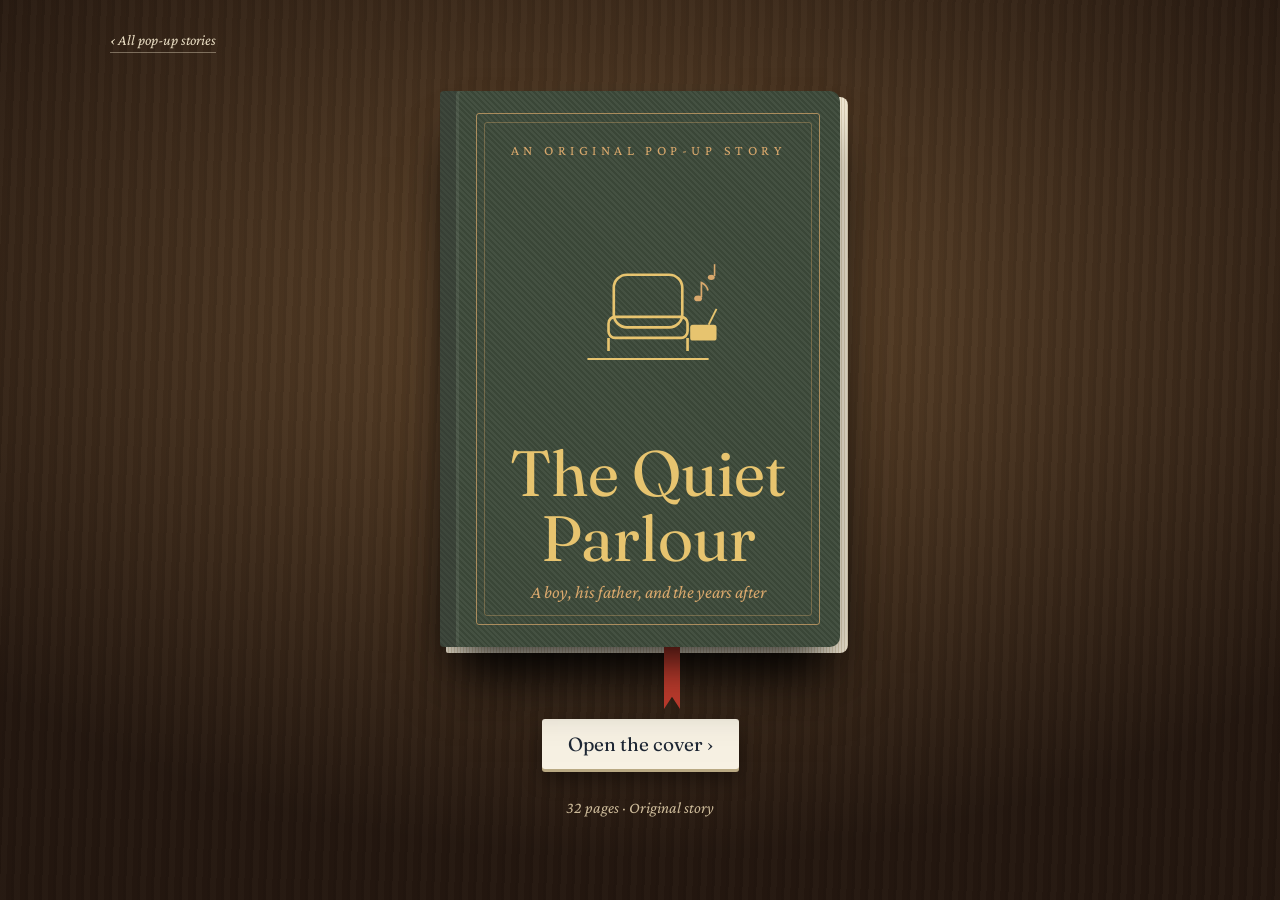
<file: the-quiet-parlour/index.html>
<!doctype html>
<html lang="en">
<head>
<meta charset="utf-8">
<meta name="viewport" content="width=device-width, initial-scale=1, viewport-fit=cover">
<title>The Quiet Parlour · A Pop-up Storybook</title>
<meta name="description" content="An original pop-up story: a twelve-year-old boy who helped care for his sick father, the quiet night he lost him, and the years of carrying it after.">
<meta name="author" content="Abdulbaki Suraj">
<meta name="theme-color" content="#4a3020">
<meta name="color-scheme" content="light">
<link rel="canonical" href="https://codelikesuraj.github.io/pop-up-story/the-quiet-parlour/">
<link rel="icon" href="data:image/svg+xml,%3Csvg xmlns='http://www.w3.org/2000/svg' viewBox='0 0 64 64'%3E%3Crect x='12' y='14' width='40' height='28' rx='8' fill='%238a3b2a'/%3E%3Crect x='9' y='36' width='46' height='12' rx='4' fill='%236e2c1f'/%3E%3Cpath d='M12 48v8M52 48v8' stroke='%235a3a24' stroke-width='4'/%3E%3C/svg%3E">

<meta property="og:type" content="website">
<meta property="og:site_name" content="Pop-up Stories">
<meta property="og:title" content="The Quiet Parlour · A Pop-up Storybook">
<meta property="og:description" content="A boy, his father, and the years after. An original interactive pop-up story about caring, loss, and the grief that waits.">
<meta property="og:url" content="https://codelikesuraj.github.io/pop-up-story/the-quiet-parlour/">
<meta property="og:image" content="https://codelikesuraj.github.io/pop-up-story/the-quiet-parlour/og-image.png">
<meta property="og:image:width" content="1200">
<meta property="og:image:height" content="630">
<meta property="og:image:alt" content="The open Quiet Parlour pop-up book: the title on the left page, an empty armchair and an old radio in an evening parlour on the right">
<meta property="og:locale" content="en_GB">
<meta name="twitter:card" content="summary_large_image">
<meta name="twitter:title" content="The Quiet Parlour · A Pop-up Storybook">
<meta name="twitter:description" content="An original interactive pop-up story about a boy, his father, and the years after.">
<meta name="twitter:image" content="https://codelikesuraj.github.io/pop-up-story/the-quiet-parlour/og-image.png">
<meta name="twitter:image:alt" content="The open Quiet Parlour pop-up book: the title on the left page, an empty armchair and an old radio in an evening parlour on the right">

<link rel="preconnect" href="https://fonts.googleapis.com">
<link rel="preconnect" href="https://fonts.gstatic.com" crossorigin>
<link rel="stylesheet" href="https://fonts.googleapis.com/css2?family=Fraunces:ital,opsz,wght@0,9..144,300..700;1,9..144,400&family=Crimson+Pro:ital,wght@0,400;0,500;1,400&display=swap">
<style>
/* Layout: the series' open pop-up book. Left leaf = story, right leaf = cut-paper scene of the house, the parlour and the years after. */
:root{
  --paper:#fbf8f1; --paper-edge:#e6dccb; --shade:rgba(35,30,40,.18);
  --ink:#1f2633; --ink-soft:#56586a;
  --wall:#ecdcbf; --floor:#a8774f;
  --display:"Fraunces","Iowan Old Style",Georgia,serif;
  --body:"Crimson Pro",Georgia,"Times New Roman",serif;
}
*,*::before,*::after{box-sizing:border-box}
html,body{min-height:100%}
body{margin:0;color:var(--ink);font-family:var(--body);font-size:17px;line-height:1.6;padding-inline:16px;padding-block:28px 40px}
[hidden]{display:none!important}
.wrap{max-width:1060px;margin:0 auto;display:flex;flex-direction:column;gap:18px}
.back{align-self:flex-start;font-style:italic;color:var(--ink);text-decoration:none;font-size:15px;border-bottom:1px solid var(--ink-soft)}

.book{position:relative;border-radius:6px 6px 8px 8px;background:var(--paper-edge);padding:7px;box-shadow:0 30px 50px -24px var(--shade),0 2px 0 var(--paper-edge)}
.spread{display:grid;grid-template-columns:1fr 1.2fr;background:var(--paper);border-radius:4px;min-height:540px;position:relative;overflow:hidden}
.spread::after{content:"";position:absolute;top:0;bottom:0;left:calc(100%/2.2);width:46px;transform:translateX(-50%);background:linear-gradient(90deg,transparent,var(--shade) 48%,var(--shade) 52%,transparent);pointer-events:none}
.leaf{min-width:0;padding:44px 44px 36px;display:flex;flex-direction:column;gap:14px}
.text{animation:turn .6s ease both}
.chapter{font-style:italic;color:var(--ink-soft);letter-spacing:.04em;font-size:15px}
h1,h2{font-family:var(--display);font-weight:400;line-height:1.08;text-wrap:balance;margin:0}
h2{font-size:clamp(28px,3.6vw,38px)}
h1{font-size:clamp(46px,7.5vw,78px)}
.text p{margin:0;max-width:34em}
.text p:first-of-type::first-letter{font-family:var(--display);float:left;font-size:3.1em;line-height:.85;padding:6px 8px 0 0}
.cover .text p::first-letter{all:unset}
.folio{margin-top:auto;font-style:italic;color:var(--ink-soft);font-size:14px}

.stage-leaf{padding:26px 22px 22px;display:flex;flex-direction:column;justify-content:center}
.stage{position:relative;aspect-ratio:400/280;width:100%;max-width:100%;perspective:1100px;perspective-origin:50% 0%}
.layer{position:absolute;inset:0;width:100%;height:100%;overflow:visible;transform-origin:50% var(--oy,100%);animation:pop 1s cubic-bezier(.2,1.35,.45,1) calc(var(--d,0s) + var(--wait,0s)) both;filter:drop-shadow(0 5px 3px var(--shade))}
.layer.flat{filter:none}
@keyframes pop{from{transform:rotateX(88deg)}to{transform:rotateX(0)}}
@keyframes turn{from{opacity:0;transform:translateX(-10px)}to{opacity:1;transform:none}}
.caption{font-style:italic;text-align:center;color:var(--ink-soft);font-size:14px;margin-top:14px}

/* svg paint */
.panel{stroke:var(--paper-edge);stroke-width:1.5}
.woodf{fill:#7a4f30} .doorf{fill:#8a5a36} .chairf{fill:#8a3b2a} .chair2{fill:#6e2c1f}
.sheetf{fill:#f4efe4;stroke:#c7b894;stroke-width:.6} .blanketf{fill:#c9a24a;stroke:#9a7a32;stroke-width:.6}
.skinp{fill:#6b3f26} .hair{fill:#1d1a1c} .pants{fill:#2d2a33}
.drape{fill:var(--drape,#3f5f7a)} .veil{fill:var(--veil,var(--drape,#3f5f7a))}
.skin-l{fill:none;stroke:#6b3f26;stroke-width:2.6;stroke-linecap:round}
.drape,.veil,.skinp,.pants{stroke:#1d1a1c;stroke-width:.6;stroke-linejoin:round}
.lbl{fill:var(--ink-soft);font-family:var(--body);font-style:italic;font-size:12px}

/* the family and the people around them */
.p-daddy{--drape:#3f5f7a} .p-shadow{--drape:#3f5f7a}
.p-mama{--drape:#2f6b55;--veil:#24584a}
.p-yusuf{--drape:#d39a3a} .p-ahmad{--drape:#b8492f}
.p-aisha{--drape:#6b4a8a;--veil:#5a3c78} .p-zainab{--drape:#c46d7a;--veil:#a8566a}
.p-khadijah{--drape:#8a5a2b;--veil:#6e4520} .p-ibrahim{--drape:#6b6f78}
.p-bashir{--drape:#2c4a6b} .p-rukayya{--drape:#a8382c;--veil:#8a2c22}
.p-rel{--drape:#8c8774;--veil:#76715f} .p-friend{--drape:#4f7a5f} .p-kid2{--drape:#5c7fa0}
.p-uni{--drape:#ece6d6} .p-yusuf-uni{--drape:#f6e3b5}

/* pull tab */
.pull{display:flex;flex-direction:column;gap:6px;margin-top:6px}
.pull label{font-style:italic;color:var(--ink-soft);font-size:14px}
.pull output{font-weight:500;color:var(--ink)}
#shave{width:100%;height:28px}
#razor7{transition:transform .15s ease,opacity .3s ease}

/* motion */
.rise{animation:rise 3.6s ease-in-out var(--r,0s) infinite;transform-box:fill-box;transform-origin:center}
.shuttle{animation:shuttle 7s ease-in-out infinite alternate}
.bob{animation:bob 2.6s ease-in-out infinite alternate;transform-box:fill-box;transform-origin:center}
.sway{animation:sway 4s ease-in-out infinite alternate}
.steam{animation:steam 2.8s ease-in-out infinite}
.drip{animation:drip 1.6s ease-in infinite}
.flicker{animation:flicker .9s ease-in-out infinite alternate;transform-box:fill-box;transform-origin:50% 100%}
.pass{animation:pass 3.2s linear infinite}
.wave{animation:wave 5s ease-in-out infinite alternate}
.leave{animation:leave 6s ease-in infinite}
@keyframes rise{0%{transform:translateY(6px);opacity:0}25%{opacity:1}100%{transform:translateY(-26px);opacity:0}}
@keyframes shuttle{from{transform:translateX(0)}to{transform:translateX(120px)}}
@keyframes bob{from{transform:translateY(0)}to{transform:translateY(-6px)}}
@keyframes sway{from{transform:translateX(-4px)}to{transform:translateX(5px)}}
@keyframes steam{0%{transform:translateY(4px);opacity:0}40%{opacity:1}100%{transform:translateY(-14px);opacity:0}}
@keyframes drip{0%{transform:translateY(0);opacity:1}80%{opacity:1}100%{transform:translateY(22px);opacity:0}}
@keyframes flicker{from{transform:scaleY(.85)}to{transform:scaleY(1.1)}}
@keyframes pass{from{transform:translateX(0)}to{transform:translateX(46px)}}
@keyframes wave{from{transform:scaleY(.86)}to{transform:scaleY(1.04)}}
@keyframes leave{0%{transform:translateX(0);opacity:1}80%{opacity:1}100%{transform:translateX(60px);opacity:0}}

.controls{display:flex;align-items:center;justify-content:space-between;gap:12px;flex-wrap:wrap}
.btn{font-family:var(--display);font-size:16px;color:var(--ink);background:var(--paper);border:1px solid var(--paper-edge);border-radius:999px;padding:8px 18px;cursor:pointer;box-shadow:0 3px 0 var(--paper-edge)}
.btn:hover{transform:translateY(-1px)}
.btn:disabled{opacity:.4;cursor:default;transform:none}
.dots{display:flex;gap:7px;flex-wrap:wrap;justify-content:center}
.dots button{width:12px;height:12px;border-radius:2px;border:1px solid var(--ink-soft);background:transparent;padding:0;cursor:pointer}
.hint{text-align:center;font-style:italic;color:var(--ink-soft);font-size:14px}
@media (max-width:760px){
  .spread{grid-template-columns:1fr;min-height:0}
  .spread::after{display:none}
  .stage-leaf{order:-1;padding:18px 12px 6px;border-bottom:1px dashed var(--paper-edge)}
  .leaf{padding:24px 20px 26px}
  body{font-size:16px}
}
@media (prefers-reduced-motion:reduce){
  .layer,.text,.rise,.shuttle,.bob,.sway,.steam,.drip,.flicker,.pass,.wave,.leave{animation:none}
  #razor7{transition:none}
}

/* every page shares one grid cell, so the book is always as tall as its tallest page */
.book{display:grid}
.book > .page{grid-area:1/1;min-width:0;display:flex;flex-direction:column}
.book > .page[hidden]{display:flex!important;visibility:hidden}
.book > .page > .spread{flex:1}
/* page-turn */
.book{perspective:3200px}
.flip{position:absolute;z-index:6;transform-style:preserve-3d;pointer-events:none;will-change:transform}
.face{position:absolute;top:0;height:100%;background:var(--paper);overflow:hidden;display:flex;backface-visibility:hidden;-webkit-backface-visibility:hidden}
.face > .leaf,.face > .spread{flex:1;min-width:0;height:100%}
.face > .spread::after{display:none}
.flip .face-front{left:0;width:100%}
.flip .face-back{transform:rotateY(180deg)}
.patch{position:absolute;z-index:5;pointer-events:none}
.face .shade{position:absolute;inset:0;pointer-events:none;opacity:0}
.flip-fwd .face-front .shade{background:linear-gradient(90deg,var(--shade),transparent 70%)}
.flip-fwd .face-back .shade{background:linear-gradient(270deg,var(--shade),transparent 70%)}
.flip-bwd .face-front .shade{background:linear-gradient(270deg,var(--shade),transparent 70%)}
.flip-bwd .face-back .shade{background:linear-gradient(90deg,var(--shade),transparent 70%)}
.static .layer,.static .text,.folded .layer,.folding .text{animation:none}
.folded .layer{transform:rotateX(88deg)}
.folding .layer{animation:fold .5s ease-in forwards}
@keyframes fold{from{transform:rotateX(0)}to{transform:rotateX(88deg)}}

</style>
<link rel="stylesheet" href="../assets/book.css">
<style>:root{--binding:#3d4a3a;--foil:#e7c46f;--foil-2:#d9a86c}</style>
</head>
<body>

<svg width="0" height="0" style="position:absolute" aria-hidden="true">
 <defs>
  <linearGradient id="day" x1="0" y1="0" x2="0" y2="1"><stop offset="0" stop-color="#9fc3d6"/><stop offset="1" stop-color="#f3e6cc"/></linearGradient>
  <linearGradient id="dusk" x1="0" y1="0" x2="0" y2="1"><stop offset="0" stop-color="#6d6283"/><stop offset="1" stop-color="#e8b991"/></linearGradient>
  <linearGradient id="night" x1="0" y1="0" x2="0" y2="1"><stop offset="0" stop-color="#151b2c"/><stop offset="1" stop-color="#2f3852"/></linearGradient>
  <linearGradient id="dawn" x1="0" y1="0" x2="0" y2="1"><stop offset="0" stop-color="#7f8aa3"/><stop offset="1" stop-color="#efd2b0"/></linearGradient>
  <linearGradient id="screen" x1="0" y1="0" x2="1" y2="1"><stop offset="0" stop-color="#bfe0ea"/><stop offset="1" stop-color="#6f9fb3"/></linearGradient>
  <radialGradient id="lamp"><stop offset=".1" stop-color="#ffe2a3" stop-opacity=".85"/><stop offset="1" stop-color="#ffe2a3" stop-opacity="0"/></radialGradient>
  <linearGradient id="spill" x1="0" y1="0" x2="1" y2="0"><stop offset="0" stop-color="#ffd98a" stop-opacity=".85"/><stop offset="1" stop-color="#ffd98a" stop-opacity="0"/></linearGradient>
  <linearGradient id="slit" x1="0" y1="0" x2="1" y2="0"><stop offset="0" stop-color="#ffd98a" stop-opacity="0"/><stop offset=".2" stop-color="#ffe7a8"/><stop offset=".8" stop-color="#ffe7a8"/><stop offset="1" stop-color="#ffd98a" stop-opacity="0"/></linearGradient>

  <!-- people. Feet at 0,0 unless noted. Colours come from --drape / --veil on the <use>. -->
  <g id="man">
   <path class="pants" d="M-6 0h4.6l.6-12h-5z M1.6 0h4.6l-.4-12h-5z"/>
   <path class="drape" d="M-11-10 L-9-38 Q0-43 9-38 L11-10 Q0-7-11-10z"/>
   <path class="drape" d="M-9-37 L-14-18 L-10-17 L-6-31z M9-37 L14-18 L10-17 L6-31z"/>
   <circle class="skinp" cx="-12" cy="-16" r="2.4"/><circle class="skinp" cx="12" cy="-16" r="2.4"/>
   <rect class="skinp" x="-2" y="-44" width="4" height="6"/>
   <circle class="skinp" cx="0" cy="-49" r="6.2"/>
   <path class="hair" d="M-6.2-50 q0-7.5 6.2-7.5 q6.2 0 6.2 7.5 q-2-4-6.2-4 q-4.2 0-6.2 4z"/>
  </g>
  <g id="manL">
   <path class="pants" d="M-6 0h4.6l.6-12h-5z M1.6 0h4.6l-.4-12h-5z"/>
   <path class="drape" d="M-11-10 L-9-38 Q0-43 9-38 L11-10 Q0-7-11-10z"/>
   <path class="drape" d="M-9-37 L-14-18 L-10-17 L-6-31z"/>
   <circle class="skinp" cx="-12" cy="-16" r="2.4"/>
   <rect class="skinp" x="-2" y="-44" width="4" height="6"/>
   <circle class="skinp" cx="0" cy="-49" r="6.2"/>
   <path class="hair" d="M-6.2-50 q0-7.5 6.2-7.5 q6.2 0 6.2 7.5 q-2-4-6.2-4 q-4.2 0-6.2 4z"/>
  </g>
  <path id="beard" class="hair" d="M-6.2-50 q-.4 10 6.2 11 q6.6-1 6.2-11 q-1 5.5-6.2 6 q-5.2-.5-6.2-6z"/>
  <path id="kufi" d="M-6.4-52 q0-6.6 6.4-6.6 q6.4 0 6.4 6.6z" fill="#f1ece0" stroke="#1d1a1c" stroke-width=".7"/>
  <g id="woman">
   <path class="drape" d="M-11 0 L-8-36 Q0-40 8-36 L11 0z"/>
   <path class="veil" d="M-8-36 L-13-17 L-9-16 L-5-30z M8-36 L13-17 L9-16 L5-30z"/>
   <circle class="skinp" cx="-11" cy="-15" r="2.3"/><circle class="skinp" cx="11" cy="-15" r="2.3"/>
   <path class="veil" d="M-10-30 Q-11-55 0-56 Q11-55 10-30 Q0-25-10-30z"/>
   <ellipse class="skinp" cx="0" cy="-46" rx="4.4" ry="5.4"/>
  </g>
  <g id="womanL">
   <path class="drape" d="M-11 0 L-8-36 Q0-40 8-36 L11 0z"/>
   <path class="veil" d="M-8-36 L-13-17 L-9-16 L-5-30z"/>
   <circle class="skinp" cx="-11" cy="-15" r="2.3"/>
   <path class="veil" d="M-10-30 Q-11-55 0-56 Q11-55 10-30 Q0-25-10-30z"/>
   <ellipse class="skinp" cx="0" cy="-46" rx="4.4" ry="5.4"/>
  </g>
  <g id="boy">
   <path class="skinp" d="M-4.5 0h3.4l.4-10h-4z M1.1 0h3.4l-.4-10h-4z"/>
   <path class="pants" d="M-6.5-9 h13 l.5-8 h-14z"/>
   <path class="drape" d="M-7-16 L-6-30 Q0-33 6-30 L7-16z"/>
   <path class="skin-l" d="M-6-28 L-9-17 M6-28 L9-17"/>
   <rect class="skinp" x="-1.6" y="-34" width="3.2" height="4"/>
   <circle class="skinp" cx="0" cy="-37" r="5.4"/>
   <path class="hair" d="M-5.4-38 q0-6 5.4-6 q5.4 0 5.4 6 q-2-3-5.4-3 q-3.4 0-5.4 3z"/>
  </g>
  <g id="boyR">
   <path class="skinp" d="M-4.5 0h3.4l.4-10h-4z M1.1 0h3.4l-.4-10h-4z"/>
   <path class="pants" d="M-6.5-9 h13 l.5-8 h-14z"/>
   <path class="drape" d="M-7-16 L-6-30 Q0-33 6-30 L7-16z"/>
   <path class="skin-l" d="M6-28 L9-17"/>
   <rect class="skinp" x="-1.6" y="-34" width="3.2" height="4"/>
   <circle class="skinp" cx="0" cy="-37" r="5.4"/>
   <path class="hair" d="M-5.4-38 q0-6 5.4-6 q5.4 0 5.4 6 q-2-3-5.4-3 q-3.4 0-5.4 3z"/>
  </g>
  <!-- seated, origin at the hip on the seat, feet reach +22 -->
  <g id="sitMan">
   <path class="pants" d="M10 0 H16 V20 H10z"/><path class="hair" d="M10 19 h10 v3 h-10z"/>
   <path class="drape" d="M-8-6 H16 V2 H-8z"/>
   <path class="drape" d="M-10 0 L-8-28 Q-1-32 6-28 L8 0z"/>
   <path class="drape" d="M4-26 L14-12 L10-10 L1-21z"/><circle class="skinp" cx="13" cy="-10" r="2.4"/>
   <rect class="skinp" x="-3.5" y="-34" width="4" height="6"/>
   <circle class="skinp" cx="-1.5" cy="-39" r="6.2"/>
   <path class="hair" d="M-7.7-40 q0-7.5 6.2-7.5 q6.2 0 6.2 7.5 q-2-4-6.2-4 q-4.2 0-6.2 4z"/>
  </g>
  <g id="sitWoman">
   <path class="drape" d="M10 0 H16 V22 H10z"/>
   <path class="drape" d="M-8-6 H16 V2 H-8z"/>
   <path class="drape" d="M-10 0 L-8-28 Q-1-32 6-28 L8 0z"/>
   <path class="veil" d="M4-26 L14-12 L10-10 L1-21z"/><circle class="skinp" cx="13" cy="-10" r="2.3"/>
   <path class="veil" d="M-11-22 Q-12-47-1.5-48 Q9-47 8-22 Q-1.5-18-11-22z"/>
   <ellipse class="skinp" cx="-1.5" cy="-38" rx="4.3" ry="5.3"/>
  </g>
  <g id="floorKid">
   <path class="pants" d="M-11 0 Q0-7 11 0 Q0 3-11 0z"/>
   <path class="drape" d="M-6-2 L-5-18 Q0-21 5-18 L6-2z"/>
   <rect class="skinp" x="-1.5" y="-22" width="3" height="4"/>
   <circle class="skinp" cx="0" cy="-25" r="5"/>
   <path class="hair" d="M-5-26 q0-5.6 5-5.6 q5 0 5 5.6 q-2-3-5-3 q-3 0-5 3z"/>
  </g>
  <!-- bed, origin on the floor at its centre; #bedMan sits up against the pillow -->
  <g id="bed">
   <rect class="woodf" x="-56" y="-60" width="8" height="60"/>
   <rect class="woodf" x="-50" y="-24" width="102" height="18"/>
   <rect class="woodf" x="46" y="-34" width="6" height="34"/>
   <rect class="sheetf" x="-48" y="-32" width="96" height="10" rx="3"/>
   <ellipse class="sheetf" cx="-38" cy="-40" rx="9" ry="7"/>
  </g>
  <g id="bedMan">
   <path class="drape" d="M-40-30 L-38-56 Q-30-60-22-56 L-18-30z"/>
   <rect class="skinp" x="-32" y="-63" width="4" height="6"/>
   <circle class="skinp" cx="-30" cy="-67" r="6.5"/>
   <path class="hair" d="M-36.5-68 q0-7.8 6.5-7.8 q6.5 0 6.5 7.8 q-2-4.2-6.5-4.2 q-4.4 0-6.5 4.2z"/>
   <path class="drape" d="M-22-52 L-10-38 L-13-36 L-25-46z"/><circle class="skinp" cx="-10" cy="-36" r="2.5"/>
  </g>
  <path id="blanket" class="blanketf" d="M-26-32 Q12-40 50-32 V-22 H-26z"/>
  <g id="dashman" fill="none" stroke="#f3e6cc" stroke-width="1.3" stroke-dasharray="3 3">
   <circle cx="0" cy="-49" r="6.4"/>
   <path d="M-6 0 L-7-10 L-11-10 L-9-38 Q0-43 9-38 L11-10 L7-10 L6 0z"/>
  </g>

  <!-- things -->
  <g id="armchair">
   <rect class="chairf" x="-28" y="-60" width="56" height="42" rx="10"/>
   <rect class="chairf" x="-30" y="-26" width="60" height="18" rx="5"/>
   <rect class="chair2" x="-35" y="-38" width="11" height="32" rx="4"/>
   <rect class="chair2" x="24" y="-38" width="11" height="32" rx="4"/>
   <path class="woodf" d="M-31-8h4v8h-4z M27-8h4v8h-4z"/>
  </g>
  <g id="radio">
   <path d="M11-20 L22-42" stroke="#2b2420" stroke-width="1.4" stroke-linecap="round"/><circle cx="22" cy="-42" r="1.4" fill="#2b2420"/>
   <rect x="-17" y="-20" width="34" height="20" rx="3" fill="#6b4a32" stroke="#2b2420" stroke-width=".8"/>
   <circle cx="-7" cy="-10" r="6.4" fill="#3a2a1e"/>
   <path d="M-11-13h8M-12-10h10M-11-7h8" stroke="#6b4a32" stroke-width=".9"/>
   <rect x="2" y="-16" width="12" height="5" rx="1" fill="#f2d79a"/>
   <circle cx="5" cy="-5" r="2" fill="#d9b25a"/><circle cx="11" cy="-5" r="2" fill="#d9b25a"/>
  </g>
  <g id="table"><rect class="woodf" x="-16" y="-26" width="32" height="5" rx="1"/><path d="M-12-21v21 M12-21v21" stroke="#5a3a24" stroke-width="3"/></g>
  <g id="tv"><path d="M-14 0 L-10-10 H10 L14 0z" class="woodf"/><rect x="-24" y="-42" width="48" height="32" rx="3" fill="#2a2a30"/><rect x="-20" y="-38" width="40" height="24" fill="url(#screen)"/></g>
  <g id="win"><rect x="-26" y="-32" width="52" height="64" style="fill:var(--sky,url(#dusk))" stroke="#6b4a32" stroke-width="3"/><path d="M0-32v64M-26 0h52" stroke="#6b4a32" stroke-width="2"/></g>
  <g id="door"><rect x="-19" y="-68" width="38" height="68" fill="#5a3a24"/><rect x="-16" y="-65" width="32" height="65" class="doorf"/><circle cx="10" cy="-33" r="2" fill="#d9a441"/></g>
  <g id="clock"><circle r="10" fill="#f4efe4" stroke="#2b2420" stroke-width="1.2"/><path d="M0 1V-7 M1 1 V-5" stroke="#2b2420" stroke-width="1.4" stroke-linecap="round"/><circle r="1.2" fill="#2b2420"/></g>
  <g id="house">
   <rect x="-60" y="-56" width="120" height="56" fill="#e9c46a"/>
   <path d="M-68-54 L0-86 L68-54z" fill="#9a4a2c"/>
   <rect x="-12" y="-34" width="18" height="34" fill="#5a3a24"/>
   <rect x="-46" y="-40" width="20" height="16" fill="#3a4a5a"/><rect x="26" y="-40" width="20" height="16" fill="#3a4a5a"/>
  </g>
  <g id="hospital">
   <rect x="-52" y="-74" width="104" height="74" fill="#eef1ee"/>
   <rect x="-56" y="-80" width="112" height="8" fill="#c9d1cc"/>
   <g fill="#8fb3c2"><rect x="-42" y="-64" width="14" height="10"/><rect x="-20" y="-64" width="14" height="10"/><rect x="6" y="-64" width="14" height="10"/><rect x="28" y="-64" width="14" height="10"/><rect x="-42" y="-44" width="14" height="10"/><rect x="28" y="-44" width="14" height="10"/></g>
   <rect x="-9" y="-30" width="18" height="30" fill="#8fb3c2"/>
   <path d="M-4-98h8v6h6v8h-6v6h-8v-6h-6v-8h6z" fill="#2f7a55"/>
  </g>
  <g id="car"><path d="M-22-6 Q-22-14-12-14 L-6-22 H10 L16-14 Q22-14 22-6z" fill="#f4efe4" stroke="#2b2420" stroke-width=".8"/><rect x="-4" y="-20" width="7" height="6" fill="#8fb3c2"/><rect x="5" y="-20" width="7" height="6" fill="#8fb3c2"/><circle cx="-12" cy="-5" r="4.5" fill="#2b2420"/><circle cx="12" cy="-5" r="4.5" fill="#2b2420"/></g>
  <g id="gate"><rect x="-8" y="-70" width="16" height="70" fill="#d9ccb0" stroke="#a99c83"/><rect x="-10" y="-74" width="20" height="6" fill="#a99c83"/></g>
  <g id="ball"><circle r="6" fill="#f4efe4" stroke="#2b2420" stroke-width=".8"/><path d="M-2-2 l2-2 2 2-1 3h-2z" fill="#2b2420"/></g>
  <g id="pills"><rect x="-6" y="-9" width="7" height="9" rx="1.5" fill="#f4efe4" stroke="#7a6a58" stroke-width=".7"/><rect x="-6" y="-11" width="7" height="3" fill="#2f7a55"/><circle cx="5" cy="-1.5" r="1.5" fill="#e9c46a"/><circle cx="9" cy="-1.5" r="1.5" fill="#d98a8a"/></g>
  <g id="cup"><path d="M-4-9 h8 l-1 9 h-6z" fill="#8fb3c2" stroke="#2b2420" stroke-width=".6"/></g>
  <g id="razor"><path d="M0 0 L0 12" stroke="#3a4a5a" stroke-width="2" stroke-linecap="round"/><rect x="-4.5" y="-2.4" width="9" height="2.8" rx=".8" fill="#c9d1cc" stroke="#2b2420" stroke-width=".5"/></g>
  <g id="stove"><rect x="-30" y="-26" width="60" height="26" class="woodf"/><rect x="-28" y="-30" width="56" height="5" fill="#4a4a50"/><rect x="-22" y="-35" width="12" height="5" fill="#2b2420"/><rect x="8" y="-35" width="12" height="5" fill="#2b2420"/></g>
  <g id="pot"><path d="M-14-20 h28 l-2 20 h-24z" fill="#7d8790" stroke="#2b2420" stroke-width=".8"/><rect x="-16" y="-22" width="32" height="3" rx="1" fill="#5d666e"/></g>
  <g id="cake"><rect x="-14" y="-14" width="28" height="14" rx="2" fill="#f4efe4" stroke="#c46d7a"/><path d="M-14-8 q3.5 3 7 0 t7 0 7 0 7 0" fill="none" stroke="#c46d7a" stroke-width="1.4"/><rect x="-1" y="-22" width="2" height="8" fill="#9fc3d6"/></g>
  <g id="phone"><rect x="-3" y="-6" width="6" height="11" rx="1.4" fill="#2b2420"/><rect x="-2" y="-4.6" width="4" height="7" fill="#9fc3d6"/></g>
  <g id="basin"><path d="M-14-4 h28 l-4 6 h-20z" fill="#b8693f" stroke="#2b2420" stroke-width=".6"/><circle cx="-6" cy="-6" r="4" fill="#e9c46a"/><circle cx="2" cy="-7" r="4.4" fill="#d9822b"/><circle cx="9" cy="-5" r="3.4" fill="#5f7a4f"/></g>
  <g id="bag"><path d="M-8-12 h16 l2 12 h-20z" fill="#5f7a4f" stroke="#2b2420" stroke-width=".6"/><path d="M-4-12 q4-7 8 0" fill="none" stroke="#2b2420" stroke-width="1.2"/></g>
  <g id="minaret"><rect x="-4" y="-60" width="8" height="60"/><path d="M-6-60 h12 v-4 h-12z M-4-64 q4-12 8 0z"/><path d="M0-76 v-4"/></g>
  <g id="note" fill="#ffe7a8"><ellipse cx="0" cy="0" rx="3.2" ry="2.4" transform="rotate(-20)"/><path d="M2.6-1 V-14 q5 2 6 7" fill="none" stroke="#ffe7a8" stroke-width="1.4" stroke-linecap="round"/></g>
  <g id="bubble"><ellipse cx="0" cy="0" rx="30" ry="16" fill="#fbf8f1" stroke="#c7b894"/><path d="M-10 13 l-6 10 14-9z" fill="#fbf8f1" stroke="#c7b894"/></g>
  <g id="thinkbubble"><ellipse cx="0" cy="0" rx="46" ry="30" fill="#fbf8f1" stroke="#c7b894"/><circle cx="-34" cy="34" r="5" fill="#fbf8f1" stroke="#c7b894"/><circle cx="-42" cy="46" r="3" fill="#fbf8f1" stroke="#c7b894"/></g>
  <g id="tap"><rect x="-40" y="-6" width="80" height="6" fill="#c9d1cc"/><path d="M-30 0 h60 l-6 22 h-48z" fill="#e6e9e6" stroke="#9aa3a6"/><path d="M-2-6 V-24 H14 V-18" fill="none" stroke="#7d8790" stroke-width="4" stroke-linecap="round"/><circle cx="-2" cy="-26" r="3" fill="#7d8790"/></g>
  <g id="spanner"><path d="M0 0 L12-12" stroke="#7d8790" stroke-width="2.4" stroke-linecap="round"/><path d="M10-16 a4 4 0 1 1 6 4 l-3-1 -1-3z" fill="#7d8790"/></g>
  <g id="hostel"><rect x="-60" y="-110" width="120" height="110" fill="#d8cdb6"/><g fill="#6f8796"><rect x="-48" y="-96" width="16" height="14"/><rect x="-22" y="-96" width="16" height="14"/><rect x="6" y="-96" width="16" height="14"/><rect x="32" y="-96" width="16" height="14"/><rect x="-48" y="-66" width="16" height="14"/><rect x="-22" y="-66" width="16" height="14"/><rect x="6" y="-66" width="16" height="14"/><rect x="32" y="-66" width="16" height="14"/></g><rect x="-10" y="-34" width="20" height="34" fill="#5a3a24"/></g>
  <g id="school"><rect x="-120" y="-70" width="240" height="70" fill="#e3d2b0"/><rect x="-124" y="-76" width="248" height="8" fill="#9a4a2c"/><g fill="#6f8796"><rect x="-104" y="-56" width="22" height="18"/><rect x="-66" y="-56" width="22" height="18"/><rect x="44" y="-56" width="22" height="18"/><rect x="82" y="-56" width="22" height="18"/></g><rect x="-14" y="-44" width="28" height="44" fill="#5a3a24"/></g>
 </defs>
</svg>

<div class="wrap">
<a class="back" href="../">‹ All pop-up stories</a>
<section class="closed" aria-label="Book cover">
 <div class="closed-book">
  <div class="block" aria-hidden="true"></div>
  <div class="tassel" aria-hidden="true"></div>
  <button type="button" class="cover-board" data-open aria-label="Open the book: The Quiet Parlour">
   <span class="eyebrow">An original pop-up story</span>
   <svg class="emblem" viewBox="0 0 120 120" aria-hidden="true"><rect x="34" y="40" width="52" height="40" rx="10" fill="none" stroke="currentColor" stroke-width="2"/><rect x="30" y="72" width="60" height="16" rx="5" fill="none" stroke="currentColor" stroke-width="2"/><path d="M30 88v10M90 88v10" stroke="currentColor" stroke-width="2"/><rect x="92" y="78" width="20" height="12" rx="2" fill="currentColor"/><path d="M106 78 l6-12" stroke="currentColor" stroke-width="1.4"/><g fill="var(--foil-2)"><ellipse cx="98" cy="58" rx="3" ry="2.2"/><path d="M100.5 57 V46 q4 2 5 6" fill="none" stroke="var(--foil-2)" stroke-width="1.3"/><ellipse cx="108" cy="42" rx="2.6" ry="2"/><path d="M110.5 41 V32" fill="none" stroke="var(--foil-2)" stroke-width="1.2"/></g><path d="M14 104 H106" stroke="currentColor" stroke-width="1.4"/></svg>
   <span><span class="title">The Quiet Parlour</span><span class="sub">A boy, his father, and the years after</span></span>
  </button>
 </div>
 <button type="button" class="open-tag" data-open>Open the cover ›</button>
 <p class="meta">32 pages · Original story</p>
</section>
<main class="book" aria-live="polite">

<!-- 0 cover -->
<section class="page cover" data-name="Cover">
 <div class="spread">
  <div class="leaf text">
   <div class="chapter">An original pop-up story</div>
   <h1>The Quiet Parlour</h1>
   <p>A boy, his father, and the years after. A story about caring for a sick parent at a young age, being told to “man up”, and the grief that waits.</p>
   <p style="color:var(--ink-soft);font-size:15px">Turn the pages to watch each scene fold up. On the seventh page, pull the tab to help Yusuf with his first shave.</p>
   <div class="folio">Written for the Pop-up Stories shelf</div>
  </div>
  <div class="leaf stage-leaf"><div class="stage">
   <svg class="layer" style="--d:0s;--oy:100%" viewBox="0 0 400 280" aria-hidden="true"><rect class="panel" x="8" y="4" width="384" height="272" rx="6" style="fill:var(--wall)"/><rect x="8" y="214" width="384" height="62" style="fill:var(--floor)"/><rect x="8" y="210" width="384" height="4" style="fill:rgba(0,0,0,.18)"/><ellipse cx="200" cy="244" rx="150" ry="20" fill="#8a3b2a" opacity=".55"/><g style="--sky:url(#dusk)"><use href="#win" transform="translate(320 104)"/></g><use href="#tv" transform="translate(70 214) scale(1.3)"/></svg>
   <svg class="layer" style="--d:0.2s;--oy:84%" viewBox="0 0 400 280" aria-hidden="true"><use href="#armchair" transform="translate(180 214) scale(1.55)"/><use href="#table" transform="translate(252 214) scale(1.1)"/><use href="#radio" transform="translate(252 186) scale(1.2)"/><g data-moves class="rise" style="--r:0.0s"><use href="#note" transform="translate(256 150) scale(1.00)"/></g><g data-moves class="rise" style="--r:1.1s"><use href="#note" transform="translate(265 146) scale(0.90)"/></g><g data-moves class="rise" style="--r:2.2s"><use href="#note" transform="translate(274 142) scale(0.80)"/></g></svg>
   <svg class="layer" style="--d:0.4s;--oy:96%" viewBox="0 0 400 280" aria-hidden="true"><rect x="8" y="262" width="384" height="14" fill="#7a4f30" opacity=".35"/></svg>
  </div><div class="caption">The parlour, in the evening</div></div>
 </div>
</section>

<!-- 1 Daddy -->
<section class="page" data-name="Daddy" data-scene-after="2" hidden>
 <div class="spread">
  <div class="leaf text">
   <div class="chapter">Part One · Daddy</div>
   <h2>Daddy</h2>
   <p>Yusuf’s father was the calmest man on their street.</p>
   <p>He never shouted. He never hurried. When the neighbours argued about football after Jumu’ah, Daddy would lean back in his chair, smile, and say, <em>“Ehn, we’ll see on Sunday.”</em></p>
   <p>In the evenings, his old FM radio player sat beside him, playing his music: Brenda Fassie, Bob Marley, the same albums again and again. And whenever it was someone’s birthday in the house, Daddy played the same birthday song on that radio. Every year. Never a different one.</p>
   <p>Yusuf was still small then, and he thought his father was the coolest person in the world.</p>
   <div class="folio">i</div>
  </div>
  <div class="leaf stage-leaf"><div class="stage">
   <svg class="layer" style="--d:0s;--oy:100%" viewBox="0 0 400 280" aria-hidden="true"><rect class="panel" x="8" y="4" width="384" height="272" rx="6" style="fill:var(--wall)"/><rect x="8" y="214" width="384" height="62" style="fill:var(--floor)"/><rect x="8" y="210" width="384" height="4" style="fill:rgba(0,0,0,.18)"/><ellipse cx="200" cy="244" rx="150" ry="20" fill="#8a3b2a" opacity=".55"/><g style="--sky:url(#dusk)"><use href="#win" transform="translate(320 104)"/></g><use href="#tv" transform="translate(64 214) scale(1.3)"/></svg>
   <svg class="layer" style="--d:0.18s;--oy:84%" viewBox="0 0 400 280" aria-hidden="true"><g transform="translate(168 214) scale(1.55)"><use href="#armchair" transform="translate(0 0)"/><use href="#sitMan" class="p-daddy" transform="translate(-2 -22)"/></g><use href="#table" transform="translate(248 214) scale(1.1)"/><use href="#radio" transform="translate(248 186) scale(1.2)"/><g data-moves class="rise" style="--r:0.0s"><use href="#note" transform="translate(252 150) scale(1.00)"/></g><g data-moves class="rise" style="--r:1.1s"><use href="#note" transform="translate(261 146) scale(0.90)"/></g><g data-moves class="rise" style="--r:2.2s"><use href="#note" transform="translate(270 142) scale(0.80)"/></g></svg>
   <svg class="layer" style="--d:0.36s;--oy:92%" viewBox="0 0 400 280" aria-hidden="true"><use href="#floorKid" class="p-yusuf" transform="translate(216 250) scale(1.45)"/><use href="#floorKid" class="p-ahmad" transform="translate(250 252) scale(1.15)"/></svg>
  </div><div class="caption">The parlour</div></div>
 </div>
</section>

<!-- 2 In and Out -->
<section class="page" data-name="In and Out" hidden>
 <div class="spread">
  <div class="leaf text">
   <div class="chapter">Part One · Daddy</div>
   <h2>In and Out</h2>
   <p>Then Daddy got sick.</p>
   <p>Not all at once. It came and went, like rain in the wet season. Some months he was in the hospital. Some months he was home, laughing at the TV like nothing had happened.</p>
   <p>For as long as Yusuf could remember, at least two years, maybe more, the family lived like that: in and out, better and worse, hoping.</p>
   <div class="folio">ii</div>
  </div>
  <div class="leaf stage-leaf"><div class="stage">
   <svg class="layer" style="--d:0s;--oy:100%" viewBox="0 0 400 280" aria-hidden="true"><rect class="panel" x="8" y="4" width="384" height="272" rx="6" style="fill:url(#day)"/><rect x="8" y="214" width="384" height="62" style="fill:#c9a46b"/><path d="M120 236 Q200 214 280 236 L290 252 Q200 230 110 252z" fill="#a8835a"/></svg>
   <svg class="layer" style="--d:0.18s;--oy:82%" viewBox="0 0 400 280" aria-hidden="true"><use href="#house" transform="translate(88 222)"/><use href="#hospital" transform="translate(316 222)"/></svg>
   <svg class="layer" style="--d:0.36s;--oy:92%" viewBox="0 0 400 280" aria-hidden="true"><g data-moves class="shuttle"><use href="#car" transform="translate(140 248) scale(1.15)"/></g></svg>
  </div><div class="caption">Home, and the hospital, and home again</div></div>
 </div>
</section>

<!-- 3 Understanding -->
<section class="page" data-name="Understanding" data-scene-after="2" hidden>
 <div class="spread">
  <div class="leaf text">
   <div class="chapter">Part One · Daddy</div>
   <h2>Understanding</h2>
   <p>Nobody sat Yusuf down to explain. But he understood.</p>
   <p>He understood when Mama’s voice went quiet on the phone. When his big sister Aisha called from university and asked, “How is he today?” When his other sister, Zainab, came back from the hospital with red eyes and said, “He’s fine, he’s fine.”</p>
   <p>He noticed who came to help, too. Mama’s friend, Aunty Khadijah, was always there with food, with rides to the hospital, with a hand on Mama’s back.</p>
   <p>Daddy’s own brothers and sisters hardly ever came at all.</p>
   <div class="folio">iii</div>
  </div>
  <div class="leaf stage-leaf"><div class="stage">
   <svg class="layer" style="--d:0s;--oy:100%" viewBox="0 0 400 280" aria-hidden="true"><rect class="panel" x="8" y="4" width="384" height="272" rx="6" style="fill:url(#day)"/><rect x="8" y="214" width="384" height="62" style="fill:#c9a46b"/><path d="M150 276 L196 150 H204 L250 276z" fill="#b89366"/><path d="M200 270 V156" stroke="#f3e6cc" stroke-width="1.4" stroke-dasharray="6 8"/></svg>
   <svg class="layer" style="--d:0.18s;--oy:84%" viewBox="0 0 400 280" aria-hidden="true"><rect x="8" y="160" width="120" height="70" fill="#d9ccb0"/><rect x="272" y="160" width="120" height="70" fill="#d9ccb0"/><use href="#gate" transform="translate(132 232)"/><use href="#gate" transform="translate(268 232)"/></svg>
   <svg class="layer" style="--d:0.36s;--oy:92%" viewBox="0 0 400 280" aria-hidden="true"><use href="#woman" class="p-khadijah" transform="translate(196 262) scale(1.65)"/><g transform="translate(196 236)"><rect x="-14" y="-6" width="28" height="5" rx="2" fill="#f4efe4" stroke="#7a6a58" stroke-width=".6"/><path d="M-12-6 q12-12 24 0z" fill="#d9822b" stroke="#7a6a58" stroke-width=".6"/></g></svg>
  </div><div class="caption">The road, mostly empty</div></div>
 </div>
</section>

<!-- 4 Looking After Ahmad -->
<section class="page" data-name="Looking After Ahmad" hidden>
 <div class="spread">
  <div class="leaf text">
   <div class="chapter">Part One · Daddy</div>
   <h2>Looking After Ahmad</h2>
   <p>So Yusuf did what he could. He looked after Ahmad.</p>
   <p>They played football in the compound. They watched cartoons. When Ahmad asked if Daddy would come home soon, Yusuf said, “Yes. Soon.”</p>
   <div class="folio">iv</div>
  </div>
  <div class="leaf stage-leaf"><div class="stage">
   <svg class="layer" style="--d:0s;--oy:100%" viewBox="0 0 400 280" aria-hidden="true"><rect class="panel" x="8" y="4" width="384" height="272" rx="6" style="fill:url(#day)"/><rect x="8" y="214" width="384" height="62" style="fill:#c4a272"/><rect x="60" y="80" width="280" height="134" fill="#e9c46a"/><path d="M50 84 L200 40 L350 84z" fill="#9a4a2c"/><rect x="168" y="104" width="64" height="48" fill="#f3e6cc" stroke="#6b4a32" stroke-width="3"/><circle cx="190" cy="134" r="7" fill="#6b3f26"/><path d="M182 132 q-1-12 8-13 q9 1 8 13z" fill="#24584a"/><circle cx="207" cy="134" r="7" fill="#6b3f26"/><path d="M200 133 q1-9 7-9 q7 0 7 9z" fill="#1d1a1c"/></svg>
   <svg class="layer" style="--d:0.2s;--oy:88%" viewBox="0 0 400 280" aria-hidden="true"><use href="#boy" class="p-yusuf" transform="translate(140 248) scale(1.6)"/><use href="#boy" class="p-ahmad" transform="translate(262 248) scale(1.2)"/></svg>
   <svg class="layer" style="--d:0.36s;--oy:92%" viewBox="0 0 400 280" aria-hidden="true"><g data-moves class="bob"><use href="#ball" transform="translate(200 242) scale(1.2)"/></g></svg>
  </div><div class="caption">The compound</div></div>
 </div>
</section>

<!-- 5 Just the Two of Them -->
<section class="page" data-name="Just the Two of Them" data-scene-after="2" hidden>
 <div class="spread">
  <div class="leaf text">
   <div class="chapter">Part One · Daddy</div>
   <h2>Just the Two of Them</h2>
   <p>Sometimes Mama had to go out, and Zainab was away, and it was only Yusuf at home with Daddy.</p>
   <p>Yusuf learned things a boy his age doesn’t usually learn. How to fold the pillows so Daddy could sit up. Which tablets came at which time. How to hold the cup steady when Daddy’s hands shook.</p>
   <p>And when Daddy couldn’t make it to the bathroom on his own anymore, Yusuf helped him there, and cleaned him up afterwards, gently, without a word, and without ever once making a face.</p>
   <p>“Thank you, my son,” Daddy would say quietly. And Yusuf would say, “It’s nothing, Daddy.”</p>
   <div class="folio">v</div>
  </div>
  <div class="leaf stage-leaf"><div class="stage">
   <svg class="layer" style="--d:0s;--oy:100%" viewBox="0 0 400 280" aria-hidden="true"><rect class="panel" x="8" y="4" width="384" height="272" rx="6" style="fill:var(--wall)"/><rect x="8" y="214" width="384" height="62" style="fill:var(--floor)"/><rect x="8" y="210" width="384" height="4" style="fill:rgba(0,0,0,.18)"/><g style="--sky:url(#day)"><use href="#win" transform="translate(300 100)"/></g></svg>
   <svg class="layer" style="--d:0.18s;--oy:84%" viewBox="0 0 400 280" aria-hidden="true"><g transform="translate(176 226) scale(1.6)"><use href="#bed" transform="translate(0 0)"/><use href="#bedMan" class="p-daddy" transform="translate(0 0)"/><use href="#blanket" transform="translate(0 0)"/></g><use href="#table" transform="translate(286 226) scale(1.2)"/><use href="#pills" transform="translate(280 194) scale(1.3)"/><use href="#cup" transform="translate(298 194) scale(1.3)"/></svg>
   <svg class="layer" style="--d:0.36s;--oy:92%" viewBox="0 0 400 280" aria-hidden="true"><use href="#boy" class="p-yusuf" transform="translate(334 252) scale(1.6)"/><path d="M339 213 h10 v18 h-10z" fill="#f4efe4" stroke="#c7b894" stroke-width=".8"/></svg>
  </div><div class="caption">Daddy’s room</div></div>
 </div>
</section>

<!-- 6 The First Shave -->
<section class="page" data-name="The First Shave" hidden>
 <div class="spread">
  <div class="leaf text">
   <div class="chapter">Part One · Daddy</div>
   <h2>The First Shave</h2>
   <p>One afternoon, Daddy rubbed his chin and frowned. “Look at this bush,” he said. “Your mother will think I’ve become a goat.”</p>
   <p>But his hands were shaking too much to hold the razor. So he handed it to Yusuf.</p>
   <p>Yusuf had never shaved anything in his life. Not even his own face; there was nothing on it yet.</p>
   <div class="folio">vi</div>
  </div>
  <div class="leaf stage-leaf"><div class="stage">
   <svg class="layer" style="--d:0s;--oy:100%" viewBox="0 0 400 280" aria-hidden="true"><rect class="panel" x="8" y="4" width="384" height="272" rx="6" style="fill:var(--wall)"/><rect x="8" y="214" width="384" height="62" style="fill:var(--floor)"/><rect x="8" y="210" width="384" height="4" style="fill:rgba(0,0,0,.18)"/><g style="--sky:url(#day)"><use href="#win" transform="translate(300 100)"/></g></svg>
   <svg class="layer" style="--d:0.18s;--oy:84%" viewBox="0 0 400 280" aria-hidden="true"><g transform="translate(176 226) scale(1.6)"><use href="#bed" transform="translate(0 0)"/><use href="#bedMan" class="p-daddy" transform="translate(0 0)"/><use href="#beard" transform="translate(-30 -18)"/><path d="M-36-57 q6 4 12 0 l1 3 q-7 4-14 0z" fill="#f4efe4"/><use href="#blanket" transform="translate(0 0)"/><use href="#razor" transform="translate(-6 -40) scale(0.9)" style="transform-box:fill-box"/></g></svg>
   <svg class="layer" style="--d:0.36s;--oy:92%" viewBox="0 0 400 280" aria-hidden="true"><use href="#boy" class="p-yusuf" transform="translate(300 252) scale(1.6)"/></svg>
  </div><div class="caption">The razor</div></div>
 </div>
</section>

<!-- 7 Daddy Teaches Him -->
<section class="page" data-name="Daddy Teaches Him" data-scene-after="2" hidden>
 <div class="spread">
  <div class="leaf text">
   <div class="chapter">Part One · Daddy</div>
   <h2>Daddy Teaches Him</h2>
   <p>“Small strokes,” Daddy said. “Downwards first. Don’t press. Let the blade do the work.”</p>
   <p>Yusuf’s hand trembled. Daddy covered it with his own. “Ehn, slowly. You want to leave me with no face?” Yusuf laughed, and his hand steadied.</p>
   <p>Stroke by stroke, Daddy’s face came back: the face Yusuf knew. When it was done, Daddy touched his smooth chin and grinned. “See? A better barber than the one at the junction.”</p>
   <p>So the first beard Yusuf ever shaved was his father’s.</p>
   <div class="pull">
    <label for="shave">Pull the tab to shave Daddy’s beard</label>
    <input type="range" id="shave" min="0" max="100" value="0">
    <output id="shave-out" for="shave">“Small strokes. Downwards first.”</output>
   </div>
   <div class="folio">vii</div>
  </div>
  <div class="leaf stage-leaf"><div class="stage">
   <svg class="layer" style="--d:0s;--oy:100%" viewBox="0 0 400 280" aria-hidden="true"><rect class="panel" x="8" y="4" width="384" height="272" rx="6" style="fill:var(--wall)"/><rect x="8" y="214" width="384" height="62" style="fill:var(--floor)"/><rect x="8" y="210" width="384" height="4" style="fill:rgba(0,0,0,.18)"/><g style="--sky:url(#day)"><use href="#win" transform="translate(300 100)"/></g></svg>
   <svg class="layer" style="--d:0.18s;--oy:84%" viewBox="0 0 400 280" aria-hidden="true"><use href="#boyR" class="p-yusuf" transform="translate(198 228) scale(2.6)"/><circle cx="182.4" cy="155.2" r="6" fill="#d39a3a" stroke="#1d1a1c" stroke-width=".6"/><g transform="translate(214 268) scale(2.2)"><use href="#bed" transform="translate(0 0)"/><use href="#bedMan" class="p-daddy" transform="translate(0 0)"/><g id="beard7" data-moves><path id="bd0" class="hair" d="M-36.6-68 Q-37-59-32.6-56 L-31.6-58.6 Q-34.6-61-34.8-67.4z"/><path id="bd1" class="hair" d="M-32.6-56 Q-30-54.4-27.4-56 L-28.4-58.6 Q-30-57.8-31.6-58.6z"/><path id="bd2" class="hair" d="M-27.4-56 Q-23-59-23.4-68 L-25.2-67.4 Q-25.4-61-28.4-58.6z"/></g><path id="smile7" data-moves d="M-32.4-62.4 Q-30-60.2-27.6-62.4" fill="none" stroke="#1d1a1c" stroke-width=".9" stroke-linecap="round" opacity="0"/><path d="M-37-57 q7 4 14 0 l1 3 q-8 4-16 0z" fill="#f4efe4"/><use href="#blanket" transform="translate(0 0)"/></g><g fill="none" stroke-linecap="round"><path id="armO7" data-moves d="M182 155 L160 170 L137 133" stroke="#1d1a1c" stroke-width="7.6" stroke-linejoin="round"/><path id="arm7" data-moves d="M182 155 L160 170 L137 133" stroke="#6b3f26" stroke-width="6.4" stroke-linejoin="round"/></g><g transform="translate(214 268) scale(2.2)"><g id="razor7" data-moves transform="translate(-35 -66)"><use href="#razor" transform="scale(.6)"/></g></g><circle id="hand7" data-moves cx="137" cy="133" r="4.6" class="skinp"/><use href="#table" transform="translate(340 268) scale(1.2)"/></svg>
   <svg class="layer" style="--d:0.36s;--oy:92%" viewBox="0 0 400 280" aria-hidden="true"><g transform="translate(340 236)"><ellipse cx="0" cy="-10" rx="11" ry="13" fill="#c9d1cc" stroke="#6b4a32" stroke-width="2"/><path d="M0 3 v14" stroke="#6b4a32" stroke-width="3"/></g></svg>
  </div><div class="caption">Small strokes</div></div>
 </div>
</section>

<!-- 8 Daddy Was Still Daddy -->
<section class="page" data-name="Daddy Was Still Daddy" hidden>
 <div class="spread">
  <div class="leaf text">
   <div class="chapter">Part One · Daddy</div>
   <h2>Daddy Was Still Daddy</h2>
   <p>Even on the bad days, Daddy was still Daddy.</p>
   <p>“You’re a better nurse than the ones at the hospital,” he’d say, and wink. Yusuf would roll his eyes. But he stayed a little longer every time.</p>
   <p>Sometimes they didn’t talk at all. They just sat together, the two of them, as the evening adhan drifted in through the window.</p>
   <div class="folio">viii</div>
  </div>
  <div class="leaf stage-leaf"><div class="stage">
   <svg class="layer" style="--d:0s;--oy:100%" viewBox="0 0 400 280" aria-hidden="true"><rect class="panel" x="8" y="4" width="384" height="272" rx="6" style="fill:#d9c3a2"/><rect x="8" y="214" width="384" height="62" style="fill:var(--floor)"/><rect x="8" y="210" width="384" height="4" style="fill:rgba(0,0,0,.18)"/><g style="--sky:url(#dusk)"><use href="#win" transform="translate(300 100)"/></g><g fill="#3d3550" transform="translate(300 104)"><circle cx="12" cy="-18" r="5" fill="#f3e6cc"/><circle cx="14.5" cy="-19.5" r="4.4" fill="#8f7d9c"/><g transform="translate(-14 30) scale(.5)"><use href="#minaret"/></g><rect x="-26" y="18" width="52" height="14"/></g><rect x="8" y="4" width="384" height="272" rx="6" fill="#3b2f4a" opacity=".18"/></svg>
   <svg class="layer" style="--d:0.18s;--oy:84%" viewBox="0 0 400 280" aria-hidden="true"><g transform="translate(170 226) scale(1.6)"><use href="#bed" transform="translate(0 0)"/><use href="#bedMan" class="p-daddy" transform="translate(0 0)"/><use href="#blanket" transform="translate(0 0)"/></g></svg>
   <svg class="layer" style="--d:0.36s;--oy:92%" viewBox="0 0 400 280" aria-hidden="true"><rect x="262" y="226" width="30" height="5" class="woodf"/><path d="M266 231v20M288 231v20" stroke="#5a3a24" stroke-width="3"/><g transform="translate(280 228) scale(-1.1 1.1)"><use href="#sitMan" class="p-yusuf" transform="translate(0 0)"/></g></svg>
  </div><div class="caption">Evening</div></div>
 </div>
</section>

<!-- 9 One Ordinary Night -->
<section class="page" data-name="One Ordinary Night" data-scene-after="2" hidden>
 <div class="spread">
  <div class="leaf text">
   <div class="chapter">Part Two · That Night</div>
   <h2>One Ordinary Night</h2>
   <p>The last night was an ordinary night.</p>
   <p>Ahmad fell asleep during the cartoons. Zainab read in her room. Mama said goodnight.</p>
   <p>Yusuf passed Daddy’s door on his way to bed. It was half open. Daddy was resting.</p>
   <p>Yusuf almost went in. He didn’t.</p>
   <div class="folio">ix</div>
  </div>
  <div class="leaf stage-leaf"><div class="stage">
   <svg class="layer" style="--d:0s;--oy:100%" viewBox="0 0 400 280" aria-hidden="true"><rect class="panel" x="8" y="4" width="384" height="272" rx="6" style="fill:#2e2a3e"/><rect x="8" y="214" width="384" height="62" style="fill:#3e332f"/><rect x="8" y="210" width="384" height="4" style="fill:rgba(0,0,0,.18)"/><path d="M266 214 L230 276 H392 V214z" fill="url(#spill)" opacity=".7"/></svg>
   <svg class="layer" style="--d:0.18s;--oy:84%" viewBox="0 0 400 280" aria-hidden="true"><g transform="translate(270 214) scale(1.6)"><rect x="-19" y="-68" width="38" height="68" fill="#ffe7a8"/><rect x="-19" y="-68" width="4" height="68" fill="#5a3a24"/><rect x="15" y="-68" width="4" height="68" fill="#5a3a24"/><rect x="-19" y="-71" width="38" height="4" fill="#5a3a24"/><path d="M-15-65 L4-60 V-5 L-15 0z" class="doorf"/></g></svg>
   <svg class="layer" style="--d:0.36s;--oy:92%" viewBox="0 0 400 280" aria-hidden="true"><use href="#boy" class="p-yusuf" transform="translate(170 252) scale(1.6)"/></svg>
  </div><div class="caption">The half-open door</div></div>
 </div>
</section>

<!-- 10 Midnight -->
<section class="page" data-name="Midnight" data-scene-after="2" hidden>
 <div class="spread">
  <div class="leaf text">
   <div class="chapter">Part Two · That Night</div>
   <h2>Midnight</h2>
   <p>Something woke Yusuf in the middle of the night.</p>
   <p>He didn’t know what. The house was quiet. Too quiet.</p>
   <p>He lay still and listened. No snoring from Daddy’s room. Nothing at all.</p>
   <p>He got out of bed.</p>
   <div class="folio">x</div>
  </div>
  <div class="leaf stage-leaf"><div class="stage">
   <svg class="layer" style="--d:0s;--oy:100%" viewBox="0 0 400 280" aria-hidden="true"><rect class="panel" x="8" y="4" width="384" height="272" rx="6" style="fill:#232838"/><rect x="8" y="214" width="384" height="62" style="fill:#2f2a2c"/><rect x="8" y="210" width="384" height="4" style="fill:rgba(0,0,0,.18)"/><g style="--sky:url(#night)"><use href="#win" transform="translate(300 100)"/></g><g fill="#f3e6cc"><circle cx="290" cy="86" r="1.2"/><circle cx="306" cy="94" r="1"/><circle cx="314" cy="80" r="1.3"/><circle cx="296" cy="118" r="1"/></g><use href="#clock" transform="translate(120 70) scale(1.4)"/></svg>
   <svg class="layer" style="--d:0.18s;--oy:86%" viewBox="0 0 400 280" aria-hidden="true"><g transform="translate(186 236) scale(1.45)"><use href="#bed" transform="translate(0 0)"/><g transform="translate(-6 4) scale(.82)"><use href="#bedMan" class="p-yusuf" transform="translate(0 0)"/></g><path class="blanketf" style="fill:#3f5f7a" d="M-26-32 Q12-40 50-32 V-22 H-26z"/></g></svg>
  </div><div class="caption">Midnight</div></div>
 </div>
</section>

<!-- 11 The Parlour -->
<section class="page" data-name="The Parlour" data-scene-after="2" hidden>
 <div class="spread">
  <div class="leaf text">
   <div class="chapter">Part Two · That Night</div>
   <h2>The Parlour</h2>
   <p>The light was on in the parlour.</p>
   <p>Mama was there, in Daddy’s armchair. Aunty Khadijah sat close beside her, holding her hand. Mr. Ibrahim from next door stood by the window, his cap in his hands, saying nothing.</p>
   <p>Nobody was crying. Nobody was talking.</p>
   <p>The whole house was holding its breath.</p>
   <div class="folio">xi</div>
  </div>
  <div class="leaf stage-leaf"><div class="stage">
   <svg class="layer" style="--d:0s;--oy:100%" viewBox="0 0 400 280" aria-hidden="true"><rect class="panel" x="8" y="4" width="384" height="272" rx="6" style="fill:#cdb48e"/><rect x="8" y="214" width="384" height="62" style="fill:var(--floor)"/><rect x="8" y="210" width="384" height="4" style="fill:rgba(0,0,0,.18)"/><ellipse cx="200" cy="244" rx="150" ry="20" fill="#8a3b2a" opacity=".55"/><g style="--sky:url(#night)"><use href="#win" transform="translate(320 104)"/></g><circle cx="120" cy="120" r="120" fill="url(#lamp)"/></svg>
   <svg class="layer" style="--d:0.18s;--oy:84%" viewBox="0 0 400 280" aria-hidden="true"><use href="#man" class="p-ibrahim" transform="translate(96 252) scale(1.55)"/><g transform="translate(96 252) scale(1.55)"><path d="M-14-20 q0-5 5-5 q5 0 5 5z" fill="#f1ece0" stroke="#1d1a1c" stroke-width=".6"/></g><g transform="translate(196 214) scale(1.55)"><use href="#armchair" transform="translate(0 0)"/><use href="#sitWoman" class="p-mama" transform="translate(-2 -22) scale(0.8)"/></g></svg>
   <svg class="layer" style="--d:0.36s;--oy:92%" viewBox="0 0 400 280" aria-hidden="true"><g transform="translate(262 214) scale(-1.4 1.4)"><rect x="-12" y="-22" width="24" height="5" class="woodf"/><path d="M-9-17v17M9-17v17" stroke="#5a3a24" stroke-width="2.4"/><use href="#sitWoman" class="p-khadijah" transform="translate(0 -22)"/></g></svg>
  </div><div class="caption">The quiet parlour</div></div>
 </div>
</section>

<!-- 12 "Don't." -->
<section class="page" data-name="“Don’t.”" data-scene-after="2" hidden>
 <div class="spread">
  <div class="leaf text">
   <div class="chapter">Part Two · That Night</div>
   <h2>“Don’t.”</h2>
   <p>Yusuf turned towards Daddy’s room.</p>
   <p>“Yusuf.” Mama’s voice cracked across the parlour, sharp in a way he had never heard. “Don’t go in there.”</p>
   <p>He stopped with his hand on the door. He didn’t ask why. He didn’t need to.</p>
   <p>In that moment, everything he’d been afraid of for so long became true.</p>
   <p>He was twelve years old.</p>
   <div class="folio">xii</div>
  </div>
  <div class="leaf stage-leaf"><div class="stage">
   <svg class="layer" style="--d:0s;--oy:100%" viewBox="0 0 400 280" aria-hidden="true"><rect class="panel" x="8" y="4" width="384" height="272" rx="6" style="fill:#2e2a3e"/><rect x="8" y="214" width="384" height="62" style="fill:#3e332f"/><rect x="8" y="210" width="384" height="4" style="fill:rgba(0,0,0,.18)"/><g transform="translate(92 214) scale(1.5)"><rect x="-22" y="-74" width="44" height="74" fill="#d9a85e"/><circle cx="0" cy="-40" r="40" fill="url(#lamp)"/><use href="#woman" class="p-mama" transform="translate(2 0) scale(0.78)"/></g></svg>
   <svg class="layer" style="--d:0.18s;--oy:84%" viewBox="0 0 400 280" aria-hidden="true"><use href="#door" transform="translate(318 214) scale(1.4)"/></svg>
   <svg class="layer" style="--d:0.36s;--oy:92%" viewBox="0 0 400 280" aria-hidden="true"><g class="p-yusuf" transform="translate(312 226) scale(-1.6 1.6)"><use href="#boyR"/></g><circle cx="321.6" cy="181" r="4" fill="#d39a3a" stroke="#1d1a1c" stroke-width=".6"/><path d="M321.6 181.2 L336.0 182.0" stroke="#1d1a1c" stroke-width="5.4" stroke-linecap="round" fill="none"/><path d="M336.0 182.0 L331.0 168.5" stroke="#1d1a1c" stroke-width="4.6" stroke-linecap="round" fill="none"/><path d="M321.6 181.2 L336.0 182.0" stroke="#6b3f26" stroke-width="4.2" stroke-linecap="round" fill="none"/><path d="M336.0 182.0 L331.0 168.5" stroke="#6b3f26" stroke-width="3.4" stroke-linecap="round" fill="none"/><circle cx="331.0" cy="168.5" r="2.3" fill="#6b3f26" stroke="#1d1a1c" stroke-width=".6"/></svg>
  </div><div class="caption">The door stays shut</div></div>
 </div>
</section>

<!-- 13 Sunrise -->
<section class="page" data-name="Sunrise" data-scene-after="2" hidden>
 <div class="spread">
  <div class="leaf text">
   <div class="chapter">Part Two · That Night</div>
   <h2>Sunrise</h2>
   <p>Before dawn, the men came.</p>
   <p>Aunty Khadijah took Yusuf and Ahmad to the boys’ room and closed the door. “Stay here,” she said gently. “Look after your brother.”</p>
   <p>So Yusuf sat on the bed with Ahmad asleep against his shoulder, and listened. Low voices in the corridor. Water running. Footsteps going slowly out of the house, many of them together. Then the call for Fajr. Then quiet.</p>
   <p>When the door finally opened, the sun was up, and Daddy was gone. Yusuf never saw him again.</p>
   <p>He did not cry.</p>
   <div class="folio">xiii</div>
  </div>
  <div class="leaf stage-leaf"><div class="stage">
   <svg class="layer" style="--d:0s;--oy:100%" viewBox="0 0 400 280" aria-hidden="true"><rect class="panel" x="8" y="4" width="384" height="272" rx="6" style="fill:#2a3044"/><rect x="8" y="214" width="384" height="62" style="fill:#352e2e"/><rect x="8" y="210" width="384" height="4" style="fill:rgba(0,0,0,.18)"/><g style="--sky:url(#dawn)"><use href="#win" transform="translate(82 100)"/></g></svg>
   <svg class="layer" style="--d:0.18s;--oy:84%" viewBox="0 0 400 280" aria-hidden="true"><use href="#door" transform="translate(306 214) scale(1.7)"/><rect x="279" y="210" width="54" height="4" fill="url(#slit)"/><g data-moves class="pass"><rect x="279" y="210" width="7" height="4" fill="#1d1a1c"/><rect x="291" y="210" width="6" height="4" fill="#1d1a1c"/></g></svg>
   <svg class="layer" style="--d:0.36s;--oy:92%" viewBox="0 0 400 280" aria-hidden="true"><g transform="translate(158 236) scale(1.45)"><use href="#bed" transform="translate(0 0)"/><ellipse cx="2" cy="-34" rx="16" ry="5" fill="#b8492f"/><use href="#sitMan" class="p-yusuf" transform="translate(14 -32) scale(0.82)"/><circle cx="3" cy="-41" r="4.6" class="skinp"/><path d="M-1.6-42 q0-4.6 4.6-4.6 q4.6 0 4.6 4.6z" class="hair"/></g></svg>
  </div><div class="caption">The line of light under the door</div></div>
 </div>
</section>

<!-- 14 The Relatives -->
<section class="page" data-name="The Relatives" data-scene-after="2" hidden>
 <div class="spread">
  <div class="leaf text">
   <div class="chapter">Part Two · That Night</div>
   <h2>The Relatives</h2>
   <p>By the time the men came back, the house was full of people. Aisha had rushed back from university. Neighbours brought mats and food. Voices murmured <em>Inna lillahi wa inna ilayhi raji’un</em> at the gate.</p>
   <p>And Daddy’s brothers and sisters came, the ones who had hardly visited in all the time he was sick.</p>
   <p>Mama greeted them politely. But that day, Aunty Khadijah never left the boys’ side. Whenever an aunt reached out for Ahmad, or an uncle started towards Yusuf, she was already there: smiling, polite, firm. “They’re resting,” she would say. Or, “They’ve just eaten.” Or, “Come, Yusuf, help me with these plates.”</p>
   <p>Still, from across the compound, Yusuf heard one of the uncles say it loud enough for everyone: “That boy is the man of the house now. He should man up. His mother needs him to be strong.”</p>
   <p>Yusuf kept his eyes on the plates. He didn’t say what he was thinking: <em>Where were you? I’ve been strong all this time.</em></p>
   <div class="folio">xiv</div>
  </div>
  <div class="leaf stage-leaf"><div class="stage">
   <svg class="layer" style="--d:0s;--oy:100%" viewBox="0 0 400 280" aria-hidden="true"><rect class="panel" x="8" y="4" width="384" height="272" rx="6" style="fill:url(#day)"/><rect x="8" y="214" width="384" height="62" style="fill:#c4a272"/><rect x="8" y="150" width="384" height="66" fill="#e9c46a" opacity=".55"/></svg>
   <svg class="layer" style="--d:0.18s;--oy:82%" viewBox="0 0 400 280" aria-hidden="true"><use href="#man" class="p-rel" transform="translate(40 218) scale(1.35)"/><use href="#woman" class="p-rel" transform="translate(70 220) scale(1.35)"/><use href="#man" class="p-rel" transform="translate(100 216) scale(1.35)"/><use href="#woman" class="p-rel" transform="translate(128 220) scale(1.3)"/><use href="#woman" class="p-mama" transform="translate(298 222) scale(1.4)"/><use href="#woman" class="p-aisha" transform="translate(330 222) scale(1.32)"/><use href="#woman" class="p-zainab" transform="translate(360 222) scale(1.26)"/></svg>
   <svg class="layer" style="--d:0.32s;--oy:88%" viewBox="0 0 400 280" aria-hidden="true"><use href="#boy" class="p-yusuf" transform="translate(222 250) scale(1.45)"/><use href="#boy" class="p-ahmad" transform="translate(246 252) scale(1.1)"/></svg>
   <svg class="layer" style="--d:0.46s;--oy:94%" viewBox="0 0 400 280" aria-hidden="true"><g data-moves class="sway" style="transform-origin:190px 262px"><path d="M162 262 L172 196 Q190 186 208 196 L218 262z" fill="#6e4520"/><use href="#woman" class="p-khadijah" transform="translate(190 262) scale(1.75)"/></g></svg>
  </div><div class="caption">Aunty Khadijah, standing guard</div></div>
 </div>
</section>

<!-- 15 Something Changed -->
<section class="page" data-name="Something Changed" data-scene-after="2" hidden>
 <div class="spread">
  <div class="leaf text">
   <div class="chapter">Part Three · The Man of the House</div>
   <h2>Something Changed</h2>
   <p>Yusuf never really cried. Not that day, not the next, not in the weeks after.</p>
   <p>But the uncle’s words stayed with him, the way a stone stays in a shoe: <em>You’re the man of the house now. Take care of your mother.</em></p>
   <p>Somewhere in those weeks, something in Yusuf went quiet. The boy who used to laugh at cartoons and roll his eyes at Daddy’s jokes stepped back, and someone older stepped forward in his place.</p>
   <p>He was still twelve. But he didn’t feel twelve anymore.</p>
   <div class="folio">xv</div>
  </div>
  <div class="leaf stage-leaf"><div class="stage">
   <svg class="layer" style="--d:0s;--oy:100%" viewBox="0 0 400 280" aria-hidden="true"><rect class="panel" x="8" y="4" width="384" height="272" rx="6" style="fill:var(--wall)"/><rect x="8" y="214" width="384" height="62" style="fill:var(--floor)"/><rect x="8" y="210" width="384" height="4" style="fill:rgba(0,0,0,.18)"/><g transform="translate(200 214) scale(1.7)"><rect x="-26" y="-80" width="52" height="80" fill="#5a3a24"/><rect x="-22" y="-76" width="44" height="76" fill="#cdb48e"/></g><use href="#armchair" transform="translate(80 214) scale(1.2)"/></svg>
   <svg class="layer" style="--d:0.18s;--oy:84%" viewBox="0 0 400 280" aria-hidden="true"><g opacity=".3"><use href="#boy" class="p-yusuf" transform="translate(222 214) scale(1.25)"/></g></svg>
   <svg class="layer" style="--d:0.36s;--oy:92%" viewBox="0 0 400 280" aria-hidden="true"><use href="#boy" class="p-yusuf" transform="translate(196 254) scale(1.75)"/></svg>
  </div><div class="caption">The boy who stepped back</div></div>
 </div>
</section>

<!-- 16 At the Gate -->
<section class="page" data-name="At the Gate" data-scene-after="2" hidden>
 <div class="spread">
  <div class="leaf text">
   <div class="chapter">Part Three · The Man of the House</div>
   <h2>At the Gate</h2>
   <p>Now Mama had to be everything. Every morning before the sun was fully up, she tied her wrapper, gathered her goods, and went out to trade.</p>
   <p>One morning, Yusuf woke early and stood at the gate to watch her go. At the corner, she turned and waved. She was smiling, but it was the tired smile he had started to notice.</p>
   <p><em>If she has to carry all of it,</em> he thought, <em>then I will carry what I can.</em></p>
   <p>That evening, he was waiting at the same gate when she came home. Before she could say a word, he took the bag from her hands. Mama raised an eyebrow. “Since when?” “Since today,” said Yusuf.</p>
   <div class="folio">xvi</div>
  </div>
  <div class="leaf stage-leaf"><div class="stage">
   <svg class="layer" style="--d:0s;--oy:100%" viewBox="0 0 400 280" aria-hidden="true"><rect class="panel" x="8" y="4" width="384" height="272" rx="6" style="fill:url(#dusk)"/><rect x="8" y="214" width="384" height="62" style="fill:#a88a62"/><use href="#house" transform="translate(270 200) scale(0.9)"/></svg>
   <svg class="layer" style="--d:0.18s;--oy:84%" viewBox="0 0 400 280" aria-hidden="true"><use href="#gate" transform="translate(64 236) scale(1.1)"/><use href="#gate" transform="translate(336 236) scale(1.1)"/></svg>
   <svg class="layer" style="--d:0.36s;--oy:92%" viewBox="0 0 400 280" aria-hidden="true"><use href="#woman" class="p-mama" transform="translate(162 258) scale(1.65)"/><use href="#basin" transform="translate(162 166) scale(1.2)"/><use href="#bag" transform="translate(182 258) scale(1.3)"/><use href="#boyR" class="p-yusuf" transform="translate(202 258) scale(1.5)"/><circle cx="193" cy="216" r="3.8" fill="#d39a3a" stroke="#1d1a1c" stroke-width=".6"/><path d="M193.0 216.0 L198.7 228.2" stroke="#1d1a1c" stroke-width="5.2" stroke-linecap="round" fill="none"/><path d="M198.7 228.2 L187.0 235.0" stroke="#1d1a1c" stroke-width="4.4" stroke-linecap="round" fill="none"/><path d="M193.0 216.0 L198.7 228.2" stroke="#6b3f26" stroke-width="4.0" stroke-linecap="round" fill="none"/><path d="M198.7 228.2 L187.0 235.0" stroke="#6b3f26" stroke-width="3.2" stroke-linecap="round" fill="none"/><circle cx="187.0" cy="235.0" r="2.2" fill="#6b3f26" stroke="#1d1a1c" stroke-width=".6"/></svg>
  </div><div class="caption">The gate at dusk</div></div>
 </div>
</section>

<!-- 17 The Leaking Tap -->
<section class="page" data-name="The Leaking Tap" data-scene-after="2" hidden>
 <div class="spread">
  <div class="leaf text">
   <div class="chapter">Part Three · The Man of the House</div>
   <h2>The Leaking Tap</h2>
   <p>Things in the house kept breaking. The kitchen tap dripped all night. When the plumber named his price, Mama went quiet in a way Yusuf didn’t like.</p>
   <p>Yusuf had always been the boy who took things apart to see how they worked. That night, he took the tap apart. He laid every piece out in order on a cloth so he wouldn’t forget where it went, and he found the worn-out part. The next day he bought a new one with his own small savings.</p>
   <p>When Mama came home, the kitchen was silent. No drip. “Who fixed this?” Ahmad pointed at his brother.</p>
   <p>After that, it was the gate latch. A loose socket. The generator when it coughed and refused to start. Every repair was money Mama didn’t have to spend.</p>
   <div class="folio">xvii</div>
  </div>
  <div class="leaf stage-leaf"><div class="stage">
   <svg class="layer" style="--d:0s;--oy:100%" viewBox="0 0 400 280" aria-hidden="true"><rect class="panel" x="8" y="4" width="384" height="272" rx="6" style="fill:#e6e0cf"/><rect x="8" y="214" width="384" height="62" style="fill:var(--floor)"/><rect x="8" y="210" width="384" height="4" style="fill:rgba(0,0,0,.18)"/><g opacity=".35" stroke="#c9c0a8"><path d="M8 60h384M8 100h384M8 140h384M8 180h384M60 4v210M120 4v210M180 4v210M240 4v210M300 4v210M360 4v210"/></g></svg>
   <svg class="layer" style="--d:0.18s;--oy:84%" viewBox="0 0 400 280" aria-hidden="true"><use href="#tap" transform="translate(110 178) scale(1.3)"/><g data-moves class="drip"><path d="M128 150 q2 4 0 6 q-2-2 0-6z" fill="#8fb3c2"/></g></svg>
   <svg class="layer" style="--d:0.36s;--oy:92%" viewBox="0 0 400 280" aria-hidden="true"><rect x="196" y="236" width="80" height="22" rx="2" fill="#f4efe4" stroke="#c7b894"/><g fill="#7d8790"><rect x="204" y="242" width="10" height="4"/><circle cx="224" cy="246" r="3"/><rect x="234" y="240" width="4" height="10"/><circle cx="250" cy="244" r="2.4"/><rect x="258" y="246" width="12" height="3"/></g><use href="#boy" class="p-yusuf" transform="translate(322 258) scale(1.6)"/><g transform="translate(307.6 231) scale(-1 -1)"><use href="#spanner"/></g></svg>
  </div><div class="caption">Every piece in order</div></div>
 </div>
</section>

<!-- 18 The First Birthday -->
<section class="page" data-name="The First Birthday" data-scene-after="2" hidden>
 <div class="spread">
  <div class="leaf text">
   <div class="chapter">Part Three · The Man of the House</div>
   <h2>The First Birthday</h2>
   <p>Then came the first birthday in the house without Daddy. It was Ahmad’s. That morning, nobody knew quite what to do.</p>
   <p>Then Zainab went into Daddy’s room and came back holding his old radio. She switched it on and played the song, the same birthday song Daddy had always played. For a moment, everyone smiled. It sounded exactly like before.</p>
   <p>Then Mama’s smile wobbled. Zainab was laughing and crying at the same time. Ahmad didn’t know whether to dance. Yusuf stood by the door singing along under his breath, his throat tight. It was the happiest and the saddest few minutes the house had known.</p>
   <p>At the next birthday, nobody brought the radio out. Nobody said why. The song just stopped, quietly, the way some things do.</p>
   <div class="folio">xviii</div>
  </div>
  <div class="leaf stage-leaf"><div class="stage">
   <svg class="layer" style="--d:0s;--oy:100%" viewBox="0 0 400 280" aria-hidden="true"><rect class="panel" x="8" y="4" width="384" height="272" rx="6" style="fill:var(--wall)"/><rect x="8" y="214" width="384" height="62" style="fill:var(--floor)"/><rect x="8" y="210" width="384" height="4" style="fill:rgba(0,0,0,.18)"/><ellipse cx="200" cy="244" rx="150" ry="20" fill="#8a3b2a" opacity=".55"/><g style="--sky:url(#day)"><use href="#win" transform="translate(320 104)"/></g></svg>
   <svg class="layer" style="--d:0.18s;--oy:84%" viewBox="0 0 400 280" aria-hidden="true"><use href="#woman" class="p-mama" transform="translate(112 230) scale(1.6)"/><use href="#woman" class="p-zainab" transform="translate(150 232) scale(1.45)"/><use href="#boy" class="p-ahmad" transform="translate(290 234) scale(1.3)"/><use href="#boy" class="p-yusuf" transform="translate(342 236) scale(1.55)"/></svg>
   <svg class="layer" style="--d:0.36s;--oy:92%" viewBox="0 0 400 280" aria-hidden="true"><rect x="160" y="210" width="110" height="7" class="woodf"/><path d="M168 217v40M262 217v40" stroke="#5a3a24" stroke-width="4"/><use href="#cake" transform="translate(190 210) scale(1.3)"/><use href="#radio" transform="translate(240 210) scale(1.1)"/><g data-moves class="flicker"><path d="M190 181 q-3-4 0-8 q3 4 0 8z" fill="#f2b33d"/></g><g data-moves class="rise" style="--r:0.0s"><use href="#note" transform="translate(244 176) scale(1.00)"/></g><g data-moves class="rise" style="--r:1.1s"><use href="#note" transform="translate(253 172) scale(0.90)"/></g><g data-moves class="rise" style="--r:2.2s"><use href="#note" transform="translate(262 168) scale(0.80)"/></g></svg>
  </div><div class="caption">The song, one last time</div></div>
 </div>
</section>

<!-- 19 Learning to Cook -->
<section class="page" data-name="Learning to Cook" data-scene-after="2" hidden>
 <div class="spread">
  <div class="leaf text">
   <div class="chapter">Part Three · The Man of the House</div>
   <h2>Learning to Cook</h2>
   <p>Then Zainab went away to school, like Aisha before her, and there was no one left to cook when Mama came home late from trade days. The first evening, Mama came home exhausted and went straight to the kitchen. Yusuf watched her stand there, too tired to lift the pot.</p>
   <p>The next trade day, Yusuf stood in that kitchen and decided. He burnt the first soup. The swallow came out lumpy and his arms ached from turning it. But he tried again. And again.</p>
   <p>One evening, Mama came home late and smelled food. She stood in the kitchen doorway for a long time, looking at her son by the stove. Then she sat down and ate every bit of it.</p>
   <p>“Who taught you this?” “Nobody,” said Yusuf. “Me.” Mama laughed, properly, for the first time in a long time. And she touched his head as she went to wash her hands.</p>
   <div class="folio">xix</div>
  </div>
  <div class="leaf stage-leaf"><div class="stage">
   <svg class="layer" style="--d:0s;--oy:100%" viewBox="0 0 400 280" aria-hidden="true"><rect class="panel" x="8" y="4" width="384" height="272" rx="6" style="fill:#cfc3a6"/><rect x="8" y="214" width="384" height="62" style="fill:var(--floor)"/><rect x="8" y="210" width="384" height="4" style="fill:rgba(0,0,0,.18)"/><g style="--sky:url(#night)"><use href="#win" transform="translate(96 96)"/></g></svg>
   <svg class="layer" style="--d:0.18s;--oy:84%" viewBox="0 0 400 280" aria-hidden="true"><use href="#stove" transform="translate(214 236)"/><use href="#pot" transform="translate(222 201)"/><g data-moves class="steam"><path d="M216 176 q-6-8 0-16 q6-8 0-16" fill="none" stroke="#f4efe4" stroke-width="2" stroke-linecap="round" opacity=".8"/><path d="M230 178 q-6-8 0-16 q6-8 0-16" fill="none" stroke="#f4efe4" stroke-width="2" stroke-linecap="round" opacity=".6"/></g></svg>
   <svg class="layer" style="--d:0.36s;--oy:92%" viewBox="0 0 400 280" aria-hidden="true"><path d="M203 194 L219 180" stroke="#7a4f30" stroke-width="2.4" stroke-linecap="round"/><g class="p-yusuf" transform="translate(168 242) scale(-1.6 1.6)"><use href="#boyR"/></g><circle cx="177.6" cy="197" r="4" fill="#d39a3a" stroke="#1d1a1c" stroke-width=".6"/><path d="M177.6 197.2 L191.1 202.1" stroke="#1d1a1c" stroke-width="5.4" stroke-linecap="round" fill="none"/><path d="M191.1 202.1 L203.0 194.0" stroke="#1d1a1c" stroke-width="4.6" stroke-linecap="round" fill="none"/><path d="M177.6 197.2 L191.1 202.1" stroke="#6b3f26" stroke-width="4.2" stroke-linecap="round" fill="none"/><path d="M191.1 202.1 L203.0 194.0" stroke="#6b3f26" stroke-width="3.4" stroke-linecap="round" fill="none"/><circle cx="203.0" cy="194.0" r="2.3" fill="#6b3f26" stroke="#1d1a1c" stroke-width=".6"/><g transform="translate(336 214) scale(1.6)"><rect x="-22" y="-74" width="44" height="74" fill="#5a3a24"/><rect x="-19" y="-71" width="38" height="71" fill="#e8d9b6"/></g><use href="#woman" class="p-mama" transform="translate(336 214) scale(1.55)"/><use href="#bag" transform="translate(352 196) scale(0.9)"/></svg>
  </div><div class="caption">Supper, waiting</div></div>
 </div>
</section>

<!-- 20 The Line -->
<section class="page" data-name="The Line" data-scene-after="2" hidden>
 <div class="spread">
  <div class="leaf text">
   <div class="chapter">Part Three · The Man of the House</div>
   <h2>The Line</h2>
   <p>At school, Yusuf was the boy teachers never had to worry about.</p>
   <p>One afternoon, in the line for assembly, a bigger boy shoved him hard and said something about his father. Everyone turned to watch. Yusuf’s fists curled.</p>
   <p>Then he thought: <em>If I fight, they’ll call Mama. She’ll have to leave the market. She’ll lose a day’s sales. She’ll come here worried.</em> He uncurled his fists and walked away. “Coward,” someone muttered. Yusuf let them say it.</p>
   <p>That was how it was now. Before he did anything, he asked himself one question: <em>What would this do to Mama?</em> “Such a well-behaved boy,” the teachers said. Nobody asked if he was alright.</p>
   <div class="folio">xx</div>
  </div>
  <div class="leaf stage-leaf"><div class="stage">
   <svg class="layer" style="--d:0s;--oy:100%" viewBox="0 0 400 280" aria-hidden="true"><rect class="panel" x="8" y="4" width="384" height="272" rx="6" style="fill:url(#day)"/><rect x="8" y="214" width="384" height="62" style="fill:#c4a272"/><use href="#school" transform="translate(200 190)"/></svg>
   <svg class="layer" style="--d:0.18s;--oy:84%" viewBox="0 0 400 280" aria-hidden="true"><use href="#boy" class="p-uni" transform="translate(70 244) scale(1.45)"/><use href="#boy" class="p-uni" transform="translate(100 244) scale(1.45)"/><use href="#boy" class="p-uni" transform="translate(132 244) scale(1.75)"/><use href="#boy" class="p-uni" transform="translate(166 244) scale(1.45)"/><use href="#boy" class="p-uni" transform="translate(196 244) scale(1.45)"/></svg>
   <svg class="layer" style="--d:0.36s;--oy:92%" viewBox="0 0 400 280" aria-hidden="true"><use href="#boy" class="p-yusuf-uni" transform="translate(290 258) scale(1.6)"/><use href="#thinkbubble" transform="translate(334 74)"/><g transform="translate(334 92)"><rect x="-26" y="-6" width="52" height="8" class="woodf"/><path d="M-30-6 L0-26 L30-6z" fill="#c46d7a"/><use href="#basin" transform="translate(-12 -6) scale(0.6)"/><use href="#woman" class="p-mama" transform="translate(14 2) scale(0.7)"/></g></svg>
  </div><div class="caption">Walking away</div></div>
 </div>
</section>

<!-- 21 Uncle Bashir -->
<section class="page" data-name="Uncle Bashir" data-scene-after="2" hidden>
 <div class="spread">
  <div class="leaf text">
   <div class="chapter">Part Four · The Years After</div>
   <h2>Uncle Bashir</h2>
   <p>In all those years, only one man really showed up.</p>
   <p>Uncle Bashir, Mama’s younger brother, wasn’t loud about it. He just came. He called to ask about school. He sent what he could when money was tight. He sat with Mama on the veranda and talked through the grown-up things, so she didn’t have to carry them alone. His wife, Aunty Rukayya, always hugged Yusuf a little longer than she needed to, as if she knew.</p>
   <p>And when Yusuf slipped, coming home too late, getting careless, speaking too sharply to Mama, it was Uncle Bashir who took him aside. He never shouted. He just said, “Your mother has enough to carry. Don’t add to it.”</p>
   <p>Yusuf hated hearing it. He needed to hear it.</p>
   <div class="folio">xxi</div>
  </div>
  <div class="leaf stage-leaf"><div class="stage">
   <svg class="layer" style="--d:0s;--oy:100%" viewBox="0 0 400 280" aria-hidden="true"><rect class="panel" x="8" y="4" width="384" height="272" rx="6" style="fill:url(#dusk)"/><rect x="8" y="232" width="384" height="44" style="fill:#a88a62"/><rect x="8" y="60" width="384" height="140" fill="#e9c46a"/><rect x="8" y="196" width="384" height="12" fill="#cdb48e"/><g fill="#cdb48e"><rect x="40" y="70" width="10" height="126"/><rect x="200" y="70" width="10" height="126"/><rect x="350" y="70" width="10" height="126"/></g><rect x="8" y="56" width="384" height="14" fill="#9a4a2c"/></svg>
   <svg class="layer" style="--d:0.2s;--oy:86%" viewBox="0 0 400 280" aria-hidden="true"><use href="#man" class="p-yusuf" transform="translate(216 214) scale(1.5)"/><use href="#manL" class="p-bashir" transform="translate(170 214) scale(1.7)"/><path d="M183.6 152.8 L190.0 170.7" stroke="#1d1a1c" stroke-width="7.4" stroke-linecap="round" fill="none"/><path d="M190.0 170.7 L205.0 159.0" stroke="#1d1a1c" stroke-width="6.2" stroke-linecap="round" fill="none"/><path d="M183.6 152.8 L190.0 170.7" stroke="#2c4a6b" stroke-width="6.2" stroke-linecap="round" fill="none"/><path d="M190.0 170.7 L205.0 159.0" stroke="#6b3f26" stroke-width="5.0" stroke-linecap="round" fill="none"/><circle cx="205.0" cy="159.0" r="3.4" fill="#6b3f26" stroke="#1d1a1c" stroke-width=".6"/></svg>
   <svg class="layer" style="--d:0.36s;--oy:96%" viewBox="0 0 400 280" aria-hidden="true"><path d="M8 250 Q200 238 392 252 V276 H8z" fill="#8c6c46"/></svg>
  </div><div class="caption">The veranda</div></div>
 </div>
</section>

<!-- 22 Going to University -->
<section class="page" data-name="Going to University" hidden>
 <div class="spread">
  <div class="leaf text">
   <div class="chapter">Part Four · The Years After</div>
   <h2>Going to University</h2>
   <p>The night before Yusuf left for university, Mama packed his bag herself, folding every shirt twice. In the morning, at the gate, she held his face in both hands and prayed over him quietly.</p>
   <p>Then Uncle Bashir drove him there. He carried the bags up the stairs, checked the room and the lock on the door, and showed Yusuf where to buy food. Before he left, he pressed some money into Yusuf’s hand. “Call me if you need anything. Anything at all.”</p>
   <p>The car hadn’t even left the hostel gate when Yusuf’s phone rang. It was Mama. “Have you eaten?”</p>
   <div class="folio">xxii</div>
  </div>
  <div class="leaf stage-leaf"><div class="stage">
   <svg class="layer" style="--d:0s;--oy:100%" viewBox="0 0 400 280" aria-hidden="true"><rect class="panel" x="8" y="4" width="384" height="272" rx="6" style="fill:url(#day)"/><rect x="8" y="214" width="384" height="62" style="fill:#c4a272"/><rect x="198" y="4" width="4" height="272" fill="#fbf8f1"/></svg>
   <svg class="layer" style="--d:0.18s;--oy:84%" viewBox="0 0 400 280" aria-hidden="true"><use href="#gate" transform="translate(40 230)"/><use href="#hostel" transform="translate(300 222)"/></svg>
   <svg class="layer" style="--d:0.36s;--oy:92%" viewBox="0 0 400 280" aria-hidden="true"><use href="#man" class="p-yusuf" transform="translate(136 256) scale(1.45)"/><use href="#womanL" class="p-mama" transform="translate(100 256) scale(1.6)"/><path d="M110.5 202.5 L128.8 205.5" stroke="#1d1a1c" stroke-width="6.8" stroke-linecap="round" fill="none"/><path d="M128.8 205.5 L129.0 187.0" stroke="#1d1a1c" stroke-width="5.7" stroke-linecap="round" fill="none"/><path d="M110.5 202.5 L128.8 205.5" stroke="#24584a" stroke-width="5.6" stroke-linecap="round" fill="none"/><path d="M128.8 205.5 L129.0 187.0" stroke="#6b3f26" stroke-width="4.5" stroke-linecap="round" fill="none"/><circle cx="129.0" cy="187.0" r="3.1" fill="#6b3f26" stroke="#1d1a1c" stroke-width=".6"/><g data-moves class="leave"><use href="#car" transform="translate(252 256)"/></g><g class="p-yusuf" transform="translate(346 258) scale(-1.4 1.4)"><use href="#manL"/></g><use href="#phone" transform="translate(337 191)"/><path d="M334.8 207.6 L321.6 198.5" stroke="#1d1a1c" stroke-width="6.4" stroke-linecap="round" fill="none"/><path d="M321.6 198.5 L337.0 194.0" stroke="#1d1a1c" stroke-width="5.4" stroke-linecap="round" fill="none"/><path d="M334.8 207.6 L321.6 198.5" stroke="#d39a3a" stroke-width="5.2" stroke-linecap="round" fill="none"/><path d="M321.6 198.5 L337.0 194.0" stroke="#6b3f26" stroke-width="4.2" stroke-linecap="round" fill="none"/><circle cx="337.0" cy="194.0" r="2.9" fill="#6b3f26" stroke="#1d1a1c" stroke-width=".6"/></svg>
  </div><div class="caption">Two goodbyes</div></div>
 </div>
</section>

<!-- 23 Holidays -->
<section class="page" data-name="Holidays" hidden>
 <div class="spread">
  <div class="leaf text">
   <div class="chapter">Part Four · The Years After</div>
   <h2>Holidays</h2>
   <p>During holidays, Yusuf often stayed with Uncle Bashir and Aunty Rukayya. Their house was warm and loud. Uncle teased his children at dinner, fixed things around the house, and argued about football. Yusuf loved it there.</p>
   <p>But some evenings, watching Uncle Bashir lean back in his chair, or his cousins run to the gate shouting <em>“Daddy’s home!”</em>, something would catch in his chest.</p>
   <p>He would smile, and eat his food, and think of a quiet parlour far away. Later, he’d step outside and call Mama, just to hear her voice.</p>
   <div class="folio">xxiii</div>
  </div>
  <div class="leaf stage-leaf"><div class="stage">
   <svg class="layer" style="--d:0s;--oy:100%" viewBox="0 0 400 280" aria-hidden="true"><rect class="panel" x="8" y="4" width="384" height="272" rx="6" style="fill:#ead2a8"/><rect x="8" y="214" width="384" height="62" style="fill:var(--floor)"/><rect x="8" y="210" width="384" height="4" style="fill:rgba(0,0,0,.18)"/><circle cx="200" cy="60" r="60" fill="url(#lamp)"/></svg>
   <svg class="layer" style="--d:0.18s;--oy:84%" viewBox="0 0 400 280" aria-hidden="true"><use href="#man" class="p-bashir" transform="translate(92 226) scale(1.55)"/><use href="#woman" class="p-rukayya" transform="translate(140 226) scale(1.45)"/><use href="#boy" class="p-kid2" transform="translate(188 226) scale(1.45)"/><use href="#boy" class="p-ahmad" transform="translate(226 226) scale(1.3)"/><use href="#man" class="p-yusuf" transform="translate(300 226) scale(1.45)"/></svg>
   <svg class="layer" style="--d:0.32s;--oy:90%" viewBox="0 0 400 280" aria-hidden="true"><rect x="60" y="196" width="280" height="10" fill="#f4efe4"/><rect x="60" y="206" width="280" height="40" class="woodf"/><g fill="#f4efe4" stroke="#c7b894"><ellipse cx="100" cy="196" rx="12" ry="3"/><ellipse cx="160" cy="196" rx="12" ry="3"/><ellipse cx="220" cy="196" rx="12" ry="3"/><ellipse cx="290" cy="196" rx="12" ry="3"/></g></svg>
   <svg class="layer" style="--d:0.48s;--oy:40%" viewBox="0 0 400 280" aria-hidden="true"><use href="#thinkbubble" transform="translate(330 70) scale(0.95)"/><g opacity=".7"><use href="#armchair" transform="translate(330 92) scale(0.7)"/></g></svg>
  </div><div class="caption">A warm, loud table</div></div>
 </div>
</section>

<!-- 24 Out of Nowhere -->
<section class="page" data-name="Out of Nowhere" hidden>
 <div class="spread">
  <div class="leaf text">
   <div class="chapter">Part Four · The Years After</div>
   <h2>Out of Nowhere</h2>
   <p>Grief, Yusuf learned, did not come when you expected it.</p>
   <p>It didn’t come at the funeral or in the weeks after. It came years later, out of nowhere. On an ordinary afternoon at school. Walking back from a lecture. Sitting alone in a quiet room.</p>
   <p>Suddenly, it was all there again, as if it had been waiting.</p>
   <div class="folio">xxiv</div>
  </div>
  <div class="leaf stage-leaf"><div class="stage">
   <svg class="layer" style="--d:0s;--oy:100%" viewBox="0 0 400 280" aria-hidden="true"><rect class="panel" x="8" y="4" width="384" height="272" rx="6" style="fill:url(#day)"/><rect x="8" y="200" width="384" height="76" style="fill:#b7c79a"/><rect x="40" y="110" width="110" height="90" fill="#d8cdb6"/><rect x="250" y="96" width="120" height="104" fill="#d8cdb6"/><path d="M140 276 L180 200 H220 L260 276z" fill="#d9ccb0"/></svg>
   <svg class="layer" style="--d:0.16s;--oy:92%" viewBox="0 0 400 280" aria-hidden="true"><g data-moves class="wave" style="transform-origin:200px 250px"><path d="M60 250 Q90 120 200 110 Q300 104 340 170 Q300 150 270 170 Q300 200 330 250z" fill="#3f7186" opacity=".85"/><path d="M200 118 Q290 112 330 166" fill="none" stroke="#eef5f7" stroke-width="3" stroke-linecap="round"/></g></svg>
   <svg class="layer" style="--d:0.32s;--oy:94%" viewBox="0 0 400 280" aria-hidden="true"><use href="#man" class="p-yusuf" transform="translate(200 254) scale(1.7)"/><g data-moves class="bob"><use href="#man" class="p-friend" transform="translate(96 262) scale(1.4)"/></g><g data-moves class="bob" style="animation-delay:-1s"><use href="#woman" class="p-zainab" transform="translate(316 262) scale(1.4)"/></g></svg>
  </div><div class="caption">As if it had been waiting</div></div>
 </div>
</section>

<!-- 25 The Ones Who Saw -->
<section class="page" data-name="The Ones Who Saw" hidden>
 <div class="spread">
  <div class="leaf text">
   <div class="chapter">Part Four · The Years After</div>
   <h2>The Ones Who Saw</h2>
   <p>Twice, he called his big sister Aisha, and when she picked up, he couldn’t speak at first. He just cried. Aisha didn’t ask him to explain. She didn’t tell him to be strong. She just stayed on the line and said, “I know. I know. I miss him too.”</p>
   <p>And once, it happened in front of a friend. They were just talking, about nothing really, and then Yusuf wasn’t okay. His friend didn’t laugh. He didn’t look away. He just sat down beside him and waited until it passed.</p>
   <p>Yusuf never forgot either of them.</p>
   <div class="folio">xxv</div>
  </div>
  <div class="leaf stage-leaf"><div class="stage">
   <svg class="layer" style="--d:0s;--oy:100%" viewBox="0 0 400 280" aria-hidden="true"><rect class="panel" x="8" y="4" width="384" height="272" rx="6" style="fill:#2f3852"/><rect x="200" y="4" width="192" height="272" fill="url(#dusk)"/><rect x="198" y="4" width="4" height="272" fill="#fbf8f1"/></svg>
   <svg class="layer" style="--d:0.18s;--oy:84%" viewBox="0 0 400 280" aria-hidden="true"><rect x="24" y="40" width="70" height="70" fill="#e8d9b6"/><rect x="110" y="150" width="70" height="70" fill="#e8d9b6"/><use href="#man" class="p-yusuf" transform="translate(58 108) scale(0.9)"/><use href="#woman" class="p-aisha" transform="translate(146 218) scale(0.9)"/><path d="M70 70 C110 60 90 120 120 110 C150 100 120 160 150 170" fill="none" stroke="#e9c46a" stroke-width="1.6" stroke-dasharray="1 4" stroke-linecap="round"/><use href="#phone" transform="translate(68 66) scale(0.9)"/><use href="#phone" transform="translate(156 176) scale(0.9)"/></svg>
   <svg class="layer" style="--d:0.36s;--oy:92%" viewBox="0 0 400 280" aria-hidden="true"><rect x="206" y="224" width="180" height="40" fill="#a99c83"/><g transform="translate(262 224) scale(1.4)"><use href="#sitMan" class="p-yusuf" transform="translate(0 0)"/></g><g transform="translate(318 224) scale(-1.4 1.4)"><use href="#sitMan" class="p-friend" transform="translate(0 0)"/></g></svg>
  </div><div class="caption">Aisha, and a friend</div></div>
 </div>
</section>

<!-- 26 When They Talk About Their Fathers -->
<section class="page" data-name="When They Talk About Their Fathers" hidden>
 <div class="spread">
  <div class="leaf text">
   <div class="chapter">Part Four · The Years After</div>
   <h2>When They Talk About Their Fathers</h2>
   <p>Sometimes, people talked about their fathers. <em>My dad called this morning. My dad is coming for graduation. My dad said I should study this.</em></p>
   <p>Yusuf would smile and nod and say nothing.</p>
   <p>But inside, he’d be somewhere else: in a dim bedroom, a razor in his hand, his father’s hand resting over his.</p>
   <div class="folio">xxvi</div>
  </div>
  <div class="leaf stage-leaf"><div class="stage">
   <svg class="layer" style="--d:0s;--oy:100%" viewBox="0 0 400 280" aria-hidden="true"><rect class="panel" x="8" y="4" width="384" height="272" rx="6" style="fill:url(#day)"/><rect x="8" y="210" width="384" height="66" style="fill:#b7c79a"/></svg>
   <svg class="layer" style="--d:0.18s;--oy:84%" viewBox="0 0 400 280" aria-hidden="true"><use href="#man" class="p-friend" transform="translate(70 250) scale(1.4)"/><use href="#woman" class="p-aisha" transform="translate(130 248) scale(1.4)"/><use href="#man" class="p-bashir" transform="translate(270 248) scale(1.4)"/><use href="#man" class="p-kid2" transform="translate(330 250) scale(1.4)"/><use href="#man" class="p-yusuf" transform="translate(200 256) scale(1.5)"/></svg>
   <svg class="layer" style="--d:0.36s;--oy:60%" viewBox="0 0 400 280" aria-hidden="true"><use href="#bubble" transform="translate(74 92)"/><text class="lbl" x="74" y="96" text-anchor="middle">my dad…</text><use href="#bubble" transform="translate(134 60)"/><text class="lbl" x="134" y="64" text-anchor="middle">my dad…</text><use href="#bubble" transform="translate(268 60)"/><text class="lbl" x="268" y="64" text-anchor="middle">my dad…</text><use href="#bubble" transform="translate(328 92)"/><text class="lbl" x="328" y="96" text-anchor="middle">my dad…</text><use href="#bubble" transform="translate(200 112)"/></svg>
  </div><div class="caption">One empty bubble</div></div>
 </div>
</section>

<!-- 27 Some Nights -->
<section class="page" data-name="Some Nights" hidden>
 <div class="spread">
  <div class="leaf text">
   <div class="chapter">Part Four · The Years After</div>
   <h2>Some Nights</h2>
   <p>And some nights, when the room was dark and no one was around, the tears came without asking.</p>
   <p>No sobbing. No sound.</p>
   <p>Just Yusuf, lying still, letting them fall in silence, the way he never let them fall when he was twelve.</p>
   <div class="folio">xxvii</div>
  </div>
  <div class="leaf stage-leaf"><div class="stage">
   <svg class="layer" style="--d:0s;--oy:100%" viewBox="0 0 400 280" aria-hidden="true"><rect class="panel" x="8" y="4" width="384" height="272" rx="6" style="fill:#1b2030"/><rect x="8" y="214" width="384" height="62" style="fill:#221e22"/><rect x="8" y="210" width="384" height="4" style="fill:rgba(0,0,0,.18)"/><g style="--sky:url(#night)"><use href="#win" transform="translate(300 96)"/></g><circle cx="310" cy="80" r="7" fill="#f3e6cc"/><path d="M276 128 L200 238 H290 L326 128z" fill="#c9d6e2" opacity=".12"/></svg>
   <svg class="layer" style="--d:0.2s;--oy:88%" viewBox="0 0 400 280" aria-hidden="true"><g transform="translate(160 236) scale(1.5)"><use href="#bed" transform="translate(0 0)"/><path d="M-26-32 Q12-40 50-32 V-22 H-26z" fill="#3f5f7a"/><circle cx="-36" cy="-37" r="5.6" class="skinp"/><path d="M-41.6-38 q0-5.6 5.6-5.6 q5.6 0 5.6 5.6z" class="hair"/></g></svg>
  </div><div class="caption">Some nights</div></div>
 </div>
</section>

<!-- 28 Years Later -->
<section class="page" data-name="Years Later" data-scene-after="2" hidden>
 <div class="spread">
  <div class="leaf text">
   <div class="chapter">Part Five · Carrying Him</div>
   <h2>Years Later</h2>
   <p>Years later, Yusuf stood in front of the bathroom mirror with a razor in his hand. There was finally something on his own chin to shave. He didn’t need anyone to show him how.</p>
   <p><em>Small strokes. Downwards first. Don’t press. Let the blade do the work.</em></p>
   <p>And as he worked, he heard Daddy’s voice, the way it sounded that afternoon in the bedroom: <em>“Ehn, slowly.”</em></p>
   <p>Yusuf stopped. He looked at his reflection. He thought of the boy who first held that razor, who had grown up so fast, who had never had the chance to go slowly at all. For a moment, he thought he saw Daddy’s grin looking back at him.</p>
   <div class="folio">xxviii</div>
  </div>
  <div class="leaf stage-leaf"><div class="stage">
   <svg class="layer" style="--d:0s;--oy:100%" viewBox="0 0 400 280" aria-hidden="true"><rect class="panel" x="8" y="4" width="384" height="272" rx="6" style="fill:#e6e9e6"/><rect x="8" y="214" width="384" height="62" style="fill:#c9d1cc"/><rect x="8" y="210" width="384" height="4" style="fill:rgba(0,0,0,.18)"/><g opacity=".4" stroke="#b9c2c4"><path d="M8 60h384M8 100h384M8 140h384M8 180h384M60 4v210M120 4v210M180 4v210M240 4v210M300 4v210M360 4v210"/></g></svg>
   <svg class="layer" style="--d:0.18s;--oy:80%" viewBox="0 0 400 280" aria-hidden="true"><rect x="130" y="36" width="140" height="150" rx="8" fill="#6b4a32"/><rect x="138" y="44" width="124" height="134" rx="5" fill="#cfdde2"/><clipPath id="mir28"><rect x="138" y="44" width="124" height="134" rx="5"/></clipPath><g clip-path="url(#mir28)"><g opacity=".34"><use href="#man" class="p-daddy" transform="translate(166 236) scale(2.2)"/><use href="#beard" transform="translate(166 236) scale(2.2)"/></g><g opacity=".38"><use href="#boy" class="p-yusuf" transform="translate(240 196) scale(1.4)"/><use href="#razor" transform="translate(250 160)"/></g><use href="#man" class="p-yusuf" transform="translate(202 246) scale(1.7)"/></g><rect x="138" y="44" width="124" height="134" rx="5" fill="#ffffff" opacity=".1"/></svg>
   <svg class="layer" style="--d:0.36s;--oy:96%" viewBox="0 0 400 280" aria-hidden="true"><rect x="110" y="200" width="180" height="14" fill="#f4efe4" stroke="#c7b894"/><use href="#man" class="p-yusuf" transform="translate(200 312) scale(2.3)"/></svg>
  </div><div class="caption">The mirror</div></div>
 </div>
</section>

<!-- 29 The Questions -->
<section class="page" data-name="The Questions" data-scene-after="2" hidden>
 <div class="spread">
  <div class="leaf text">
   <div class="chapter">Part Five · Carrying Him</div>
   <h2>The Questions</h2>
   <p>These days, Yusuf carries things he doesn’t always know how to put down. Questions about work, and money, and what it means to provide. About choosing a wife, and how to be a good husband. About someday being a father himself, when his own was taken from him so early.</p>
   <p>Things a man can only really ask another man, the one who went before him. Uncle Bashir helps where he can. Friends listen. But some questions were meant for Daddy. <em>What would you do? Am I doing this right? Would you be proud of me?</em></p>
   <p>And some questions have no answers at all. <em>Did you know that night? Were you afraid? What would you have said, if I had gone in?</em></p>
   <p>Yusuf asks them anyway, quietly, in his head. And the silence that answers is its own kind of grief.</p>
   <div class="folio">xxix</div>
  </div>
  <div class="leaf stage-leaf"><div class="stage">
   <svg class="layer" style="--d:0s;--oy:100%" viewBox="0 0 400 280" aria-hidden="true"><rect class="panel" x="8" y="4" width="384" height="272" rx="6" style="fill:url(#dusk)"/><rect x="8" y="190" width="384" height="86" fill="#a88a62"/></svg>
   <svg class="layer" style="--d:0.18s;--oy:86%" viewBox="0 0 400 280" aria-hidden="true"><g fill="#d9ccb0"><path d="M190 276 L196 196 H204 L210 276z"/><path d="M196 236 L40 196 L40 206 L196 246z"/><path d="M204 236 L360 196 L360 206 L204 246z"/><path d="M198 214 L120 190 H128 L202 214z"/><path d="M202 214 L280 190 H272 L198 214z"/></g></svg>
   <svg class="layer" style="--d:0.36s;--oy:94%" viewBox="0 0 400 280" aria-hidden="true"><use href="#man" class="p-yusuf" transform="translate(188 256) scale(1.7)"/><use href="#dashman" transform="translate(246 256) scale(1.7)"/></svg>
  </div><div class="caption">The space beside him</div></div>
 </div>
</section>

<!-- 30 Still Here -->
<section class="page" data-name="Still Here" hidden>
 <div class="spread">
  <div class="leaf text">
   <div class="chapter">Part Five · Carrying Him</div>
   <h2>Still Here</h2>
   <p>More than twelve years have passed now. Not everything was lost.</p>
   <p>Mama is still here. She is still the first person he calls, and still the first to ask, “Have you eaten?” Aisha, Zainab and Ahmad are grown and busy, living their own lives, but they are still close. They still tease each other. They still show up. And Uncle Bashir is still here too, still pulling Yusuf aside when he needs it, even now.</p>
   <p>Birthdays still come around, and the family still gathers. Nobody plays the song. But every year, for just a second, Yusuf still waits for it.</p>
   <div class="folio">xxx</div>
  </div>
  <div class="leaf stage-leaf"><div class="stage">
   <svg class="layer" style="--d:0s;--oy:100%" viewBox="0 0 400 280" aria-hidden="true"><rect class="panel" x="8" y="4" width="384" height="272" rx="6" style="fill:#e9d7b8"/><rect x="8" y="214" width="384" height="62" style="fill:var(--floor)"/><rect x="8" y="210" width="384" height="4" style="fill:rgba(0,0,0,.18)"/><g transform="rotate(-8 120 120)"><rect x="60" y="56" width="130" height="100" fill="#fbf8f1" stroke="#c7b894"/><rect x="68" y="64" width="114" height="80" fill="#cdb48e"/><use href="#man" class="p-daddy" transform="translate(125 142) scale(1.1)"/><use href="#beard" transform="translate(125 142) scale(1.1)"/><use href="#woman" class="p-mama" transform="translate(105 142)"/><use href="#boy" class="p-yusuf" transform="translate(150 142) scale(0.8)"/><use href="#boy" class="p-ahmad" transform="translate(165 142) scale(0.65)"/></g></svg>
   <svg class="layer" style="--d:0.18s;--oy:88%" viewBox="0 0 400 280" aria-hidden="true"><rect x="70" y="90" width="260" height="150" fill="#fbf8f1" stroke="#c7b894" stroke-width="1.5"/><rect x="80" y="100" width="240" height="122" fill="url(#day)"/><use href="#man" class="p-bashir" transform="translate(104 220) scale(1.2)"/><use href="#woman" class="p-aisha" transform="translate(132 220) scale(1.15)"/><use href="#man" class="p-yusuf" transform="translate(166 220) scale(1.2)"/><use href="#woman" class="p-mama" transform="translate(200 220) scale(1.25)"/><use href="#man" class="p-ahmad" transform="translate(234 220) scale(1.2)"/><use href="#woman" class="p-zainab" transform="translate(266 220) scale(1.12)"/><use href="#woman" class="p-rukayya" transform="translate(296 220) scale(1.12)"/></svg>
   <svg class="layer" style="--d:0.36s;--oy:96%" viewBox="0 0 400 280" aria-hidden="true"><path d="M190 240 L176 270 H224 L210 240z" fill="#c7b894"/></svg>
  </div><div class="caption">Then, and now</div></div>
 </div>
</section>

<!-- 31 Carrying Him -->
<section class="page" data-name="Carrying Him" data-scene-after="2" hidden>
 <div class="spread">
  <div class="leaf text">
   <div class="chapter">Part Five · Carrying Him</div>
   <h2>Carrying Him</h2>
   <p>Daddy’s old FM radio player is still with Yusuf. It moved with him from home to university to wherever life has taken him. He has never thought of letting it go. Some evenings, he switches it on and lets Brenda or Bob Marley fill the room.</p>
   <p>The grief still visits sometimes. He has stopped waiting for it to go away.</p>
   <p>You never really get over the ones who were there before. You just learn to carry them.</p>
   <p>And some days, when he is calm while others are rushing, or patient with something broken, or smiling at an argument about football, Yusuf realises he has been carrying Daddy all along.</p>
   <div class="folio">xxxi</div>
  </div>
  <div class="leaf stage-leaf"><div class="stage">
   <svg class="layer" style="--d:0s;--oy:100%" viewBox="0 0 400 280" aria-hidden="true"><rect class="panel" x="8" y="4" width="384" height="272" rx="6" style="fill:var(--wall)"/><rect x="8" y="214" width="384" height="62" style="fill:var(--floor)"/><rect x="8" y="210" width="384" height="4" style="fill:rgba(0,0,0,.18)"/><ellipse cx="200" cy="244" rx="150" ry="20" fill="#8a3b2a" opacity=".55"/><g style="--sky:url(#dusk)"><use href="#win" transform="translate(320 104)"/></g><use href="#tv" transform="translate(64 214) scale(1.3)"/></svg>
   <svg class="layer" style="--d:0.18s;--oy:84%" viewBox="0 0 400 280" aria-hidden="true"><g transform="translate(168 214) scale(1.55)" opacity=".26"><use href="#sitMan" class="p-shadow" transform="translate(-8 -26) scale(1.08)"/></g><g transform="translate(168 214) scale(1.55)"><use href="#armchair" transform="translate(0 0)"/><use href="#sitMan" class="p-yusuf" transform="translate(-2 -22)"/></g><use href="#table" transform="translate(248 214) scale(1.1)"/><use href="#radio" transform="translate(248 186) scale(1.2)"/><g data-moves class="rise" style="--r:0.0s"><use href="#note" transform="translate(252 150) scale(1.00)"/></g><g data-moves class="rise" style="--r:1.1s"><use href="#note" transform="translate(261 146) scale(0.90)"/></g><g data-moves class="rise" style="--r:2.2s"><use href="#note" transform="translate(270 142) scale(0.80)"/></g><g data-moves class="rise" style="--r:3.3s"><use href="#note" transform="translate(279 138) scale(0.70)"/></g></svg>
   <svg class="layer" style="--d:0.36s;--oy:96%" viewBox="0 0 400 280" aria-hidden="true"><rect x="8" y="262" width="384" height="14" fill="#7a4f30" opacity=".35"/></svg>
  </div><div class="caption">The end</div></div>
 </div>
</section>

</main>

<nav class="controls" aria-label="Turn pages">
 <button class="btn" id="prev" type="button">‹ Back</button>
 <div class="dots" id="dots"></div>
 <button class="btn" id="next" type="button">Turn the page ›</button>
</nav>
<div class="hint" id="where">Cover</div>
</div>

<script>
(function(){
  const pages=[...document.querySelectorAll('.page')];
  const dots=document.getElementById('dots');
  const prev=document.getElementById('prev'), next=document.getElementById('next'), where=document.getElementById('where');
  let cur=0;
  pages.forEach((p,i)=>{
    const b=document.createElement('button');
    b.type='button'; b.id='dot-'+i; b.setAttribute('aria-label','Go to '+p.dataset.name);
    b.addEventListener('click',()=>go(i)); dots.appendChild(b);
  });
  function show(i){
    cur=Math.max(0,Math.min(pages.length-1,i));
    pages.forEach((p,j)=>{p.hidden=j!==cur;p.inert=j!==cur;});
    pages[cur].getAnimations({subtree:true}).forEach(a=>{if(window.CSSAnimation&&a instanceof CSSAnimation){a.cancel();a.play();}});
    [...dots.children].forEach((d,j)=>d.setAttribute('aria-current',j===cur?'true':'false'));
    prev.disabled=cur===0; next.disabled=cur===pages.length-1;
    next.textContent=cur===0?'Open the book ›':'Turn the page ›';
    where.textContent=pages[cur].dataset.name+' · page '+(cur+1)+' of '+pages.length;
    document.dispatchEvent(new CustomEvent('pagechange',{detail:{cur,total:pages.length}}));
  }
  prev.addEventListener('click',()=>go(cur-1));
  next.addEventListener('click',()=>go(cur+1));
  document.addEventListener('keydown',e=>{
    if(e.target.type==='range')return;
    if(e.key==='ArrowRight')go(cur+1);
    if(e.key==='ArrowLeft')go(cur-1);
  });
  let sx=null;
  const book=document.querySelector('.book');
  /* page-turn: the old page lifts at the gutter and turns over */
  const reduceMotion=matchMedia('(prefers-reduced-motion: reduce)');
  const narrow=matchMedia('(max-width:760px)');
  let turning=null;
  function rel(el){const b=book.getBoundingClientRect(),r=el.getBoundingClientRect();return{l:r.left-b.left,t:r.top-b.top,w:r.width,h:r.height};}
  function put(el,r){el.style.left=r.l+'px';el.style.top=r.t+'px';el.style.width=r.w+'px';el.style.height=r.h+'px';}
  function face(node,page,mode){
    const c=node.cloneNode(true);
    c.querySelectorAll('[id]').forEach(e=>e.removeAttribute('id'));
    c.removeAttribute('id');
    const f=document.createElement('div');
    f.className='face '+mode+(page.classList.contains('cover')?' cover':'');
    f.appendChild(c);
    const s=document.createElement('div');s.className='shade';f.appendChild(s);
    return f;
  }
  function go(i){
    i=Math.max(0,Math.min(pages.length-1,i));
    if(i===cur)return;
    if(turning)turning.finish();
    if(reduceMotion.matches||!book.animate){show(i);return;}
    const fwd=i>cur, oldP=pages[cur], newP=pages[i];
    const L=p=>p.querySelector('.leaf.text'), R=p=>p.querySelector('.stage-leaf');
    const flip=document.createElement('div');
    flip.className='flip '+(fwd?'flip-fwd':'flip-bwd');
    const extras=[];
    let front,back;
    if(narrow.matches){
      const r=rel(oldP.querySelector('.spread'));
      put(flip,r);
      flip.style.transformOrigin=fwd?'left center':'right center';
      front=face(oldP.querySelector('.spread'),oldP,'face-front folding');
      back=document.createElement('div');back.className='face face-back';
      back.style.left='0';back.style.width='100%';
      const s=document.createElement('div');s.className='shade';back.appendChild(s);
    }else{
      const rl=rel(L(oldP)), rr=rel(R(oldP));
      const patch=face(fwd?L(oldP):R(oldP),oldP,'patch '+(fwd?'static':'folding'));
      put(patch,fwd?rl:rr); extras.push(patch);
      if(fwd){
        put(flip,rr); flip.style.transformOrigin='left center';
        front=face(R(oldP),oldP,'face-front folding');
        back=face(L(newP),newP,'face-back static');
        back.style.left='0'; back.style.width=rl.w+'px';
      }else{
        put(flip,rl); flip.style.transformOrigin='right center';
        front=face(L(oldP),oldP,'face-front static');
        back=face(R(newP),newP,'face-back folded');
        back.style.right='0'; back.style.width=rr.w+'px';
        newP.style.setProperty('--wait','.8s');
      }
    }
    flip.append(front,back);
    extras.forEach(e=>book.appendChild(e));
    book.appendChild(flip);
    if(fwd||narrow.matches)newP.style.removeProperty('--wait');
    show(i);
    const dur=950, ease='cubic-bezier(.45,.05,.3,1)';
    const anim=flip.animate([{transform:'rotateY(0deg)'},{transform:'rotateY('+(fwd?-180:180)+'deg)'}],{duration:dur,easing:ease,fill:'forwards'});
    const fs=front.querySelector('.shade'), bs=back.querySelector('.shade');
    fs&&fs.animate([{opacity:0},{opacity:.9}],{duration:dur/2,easing:'ease-in',fill:'forwards'});
    bs&&bs.animate([{opacity:.9},{opacity:0}],{duration:dur/2,delay:dur/2,easing:'ease-out',fill:'forwards'});
    const done=()=>{flip.remove();extras.forEach(e=>e.remove());if(turning===anim)turning=null;};
    anim.onfinish=done; anim.oncancel=done;
    turning=anim;
  }

  book.addEventListener('touchstart',e=>{sx=e.target.type==='range'?null:e.touches[0].clientX},{passive:true});
  book.addEventListener('touchend',e=>{if(sx===null)return;const dx=e.changedTouches[0].clientX-sx;if(Math.abs(dx)>60)go(cur+(dx<0?1:-1));sx=null},{passive:true});

  /* the first shave: three strokes, left cheek, chin, right cheek, each from top to bottom */
  const shave=document.getElementById('shave'), out=document.getElementById('shave-out');
  const parts=[0,1,2].map(i=>document.getElementById('bd'+i));
  const razor=document.getElementById('razor7'), smile=document.getElementById('smile7');
  const arm=document.getElementById('arm7'), armO=document.getElementById('armO7'), hand=document.getElementById('hand7');
  const cols=[[-35,-66,-58],[-30,-58,-55],[-25,-66,-58]];
  const clamp=x=>Math.max(0,Math.min(1,x));
  function stroke(){
    const t=+shave.value/100, s=Math.min(2.999,t*3), c=Math.floor(s), f=s-c;
    const [x,y0,y1]=cols[c];
    const done=t>=.99, rx=done?-14:x, ry=done?-50:y0+(y1-y0)*f;
    razor.setAttribute('transform','translate('+rx+' '+ry.toFixed(2)+')');
    /* Yusuf's arm: shoulder, a bent elbow, and his hand on the razor handle */
    const hx=214+2.2*rx, hy=268+2.2*(ry+5.5), sx=182.4, sy=155.2, Lr=25;
    const dx=hx-sx, dy=hy-sy, d=Math.hypot(dx,dy)||1, L=Math.max(Lr,d/2/.97);
    const k=Math.sqrt(Math.max(0,L*L-d*d/4)), px=-dy/d, py=dx/d;
    let ex=sx+dx/2+k*px, ey=sy+dy/2+k*py;
    if(sy+dy/2-k*py>ey){ex=sx+dx/2-k*px;ey=sy+dy/2-k*py;}  /* the elbow drops below the line */
    const dpath='M'+sx+' '+sy+' L'+ex.toFixed(1)+' '+ey.toFixed(1)+' L'+hx.toFixed(1)+' '+hy.toFixed(1);
    arm.setAttribute('d',dpath); armO.setAttribute('d',dpath);
    hand.setAttribute('cx',hx.toFixed(1)); hand.setAttribute('cy',hy.toFixed(1));
    parts.forEach((p,i)=>p.setAttribute('opacity',(1-clamp(t*3-i)).toFixed(2)));
    smile.setAttribute('opacity',clamp((t-.9)*10).toFixed(2));
    out.textContent = t<.25 ? '“Small strokes. Downwards first.”'
      : t<.55 ? '“Don’t press. Let the blade do the work.”'
      : t<.92 ? '“Ehn, slowly. You want to leave me with no face?”'
      : '“See? A better barber than the one at the junction.”';
  }
  shave.addEventListener('input',stroke); stroke();
  window.popupBook={show:show,go:go};
  show(0);
})();
</script>
<script src="../assets/book.js"></script>
</body>
</html>
</file>
<file: assets/book.css>
/* Pop-up Stories · shared book frame
   Loaded after each story's own <style>. A story sets --cloth, --foil and --foil-2 for its binding. */
:root{
  --binding:#1f5f8b; --foil:#e7c46f; --foil-2:#d9b25a; --ribbon:#b8392b;
  --wood:#4a3020; --wood-ink:#e8dcc2; --wood-soft:#cdbb9a;
  --paper:#f7f1e3; --paper-edge:#d9ccb0; --shade:rgba(42,29,16,.28);
  --ink:#1d2633; --ink-soft:#5f5a4c;
  --display:"Fraunces","Iowan Old Style",Georgia,serif;
  --fell:"Crimson Pro","Iowan Old Style",Georgia,serif;
  --body:"Crimson Pro",Georgia,"Times New Roman",serif;
  color-scheme:light;
}
body{
  background-color:var(--wood);
  background-image:
    radial-gradient(70% 60% at 50% 35%,rgba(233,196,106,.16),rgba(0,0,0,.5)),
    repeating-linear-gradient(92deg,rgba(0,0,0,.10) 0 3px,rgba(255,255,255,.025) 3px 9px,rgba(0,0,0,.06) 9px 14px);
  color:var(--ink); font-family:var(--body); font-size:19px;
}
h1,h2{font-family:var(--display);font-weight:400;letter-spacing:-.005em}
.chapter,.folio,.caption,.lbl,.pull label{font-family:var(--body)}
.back{color:var(--wood-ink);border-bottom-color:rgba(232,220,194,.4);font-family:var(--body)}
.back:hover{color:var(--foil);border-bottom-color:var(--foil)}
.hint{color:var(--wood-soft);font-family:var(--body)}
.topbar{display:flex;flex-wrap:wrap;align-items:baseline;justify-content:space-between;gap:6px 16px}
.topbar .hint{margin:0;text-align:right;font-style:italic;font-size:15px}
.topbar .back{align-self:auto}

/* ---------- the open book ---------- */
.book{
  background-color:var(--binding);
  background-image:repeating-linear-gradient(45deg,rgba(255,255,255,.04) 0 2px,rgba(0,0,0,.05) 2px 4px);
  padding:12px 16px 14px; border-radius:9px;
  box-shadow:0 46px 60px -24px rgba(0,0,0,.85),inset 0 0 0 1px rgba(0,0,0,.15);
}
.spread{
  background:var(--paper);
  background-image:linear-gradient(90deg,rgba(0,0,0,.035),transparent 6%,transparent 94%,rgba(0,0,0,.035));
  border-radius:3px;
  box-shadow:var(--stacks,none);
}
.spread::after{
  width:90px;
  background:linear-gradient(90deg,rgba(60,40,20,0),rgba(60,40,20,.2) 44%,rgba(60,40,20,.3) 50%,rgba(60,40,20,.2) 56%,rgba(60,40,20,0));
}
.text p:first-of-type::first-letter{color:var(--binding)}
.chapter{font-style:italic;color:var(--ink-soft);display:flex;align-items:center;gap:12px}
.chapter::after{content:"";flex:1;height:1px;background:var(--paper-edge)}
.cover .chapter::after{display:none}


/* curled page corners to turn */
.corner{position:absolute;z-index:7;bottom:14px;width:46px;height:46px;border:0;padding:0;background:transparent;cursor:pointer}
.corner svg{display:block;width:100%;height:100%;transition:transform .2s ease}
.corner.next{right:16px}
.corner.prev{left:16px}
.corner:hover svg{transform:scale(1.15)}
.corner.next:hover svg{transform-origin:100% 100%}
.corner.prev:hover svg{transform-origin:0 100%}
.corner:focus-visible{outline:2px solid var(--foil);outline-offset:2px}
.corner[disabled]{display:none}

/* every scene is clipped to its own frame, so nothing it draws can spill onto the text around it */
.stage{clip-path:inset(0 round 6px)}
.stage::after{display:none}

/* paper depth: shadows are set per layer by book.js.
   fill-mode backwards: after popping up, a layer keeps no 3D transform, so phones redraw it sharply */
.layer{filter:var(--depth,drop-shadow(0 5px 3px var(--shade)));animation-fill-mode:backwards}

/* pull tab: a gold paper tab sliding in a slot */
.pull{gap:10px}
.pull label{font-style:italic;color:var(--ink-soft);font-size:16px}
.pull input[type=range]{-webkit-appearance:none;appearance:none;height:34px;background:transparent;cursor:grab;width:100%;margin:0}
.pull input[type=range]:active{cursor:grabbing}
.pull input[type=range]::-webkit-slider-runnable-track{height:8px;border-radius:4px;background:#3a2c1f;box-shadow:inset 0 2px 3px rgba(0,0,0,.5)}
.pull input[type=range]::-moz-range-track{height:8px;border-radius:4px;background:#3a2c1f;box-shadow:inset 0 2px 3px rgba(0,0,0,.5)}
.pull input[type=range]::-webkit-slider-thumb{-webkit-appearance:none;width:62px;height:30px;margin-top:-11px;border-radius:2px 6px 6px 2px;border:0;
  background:repeating-linear-gradient(90deg,transparent 0 40px,rgba(0,0,0,.18) 40px 41px,transparent 41px 45px),linear-gradient(var(--foil),#d0a541);
  box-shadow:0 6px 10px rgba(0,0,0,.35),inset 0 -3px 0 rgba(0,0,0,.18)}
.pull input[type=range]::-moz-range-thumb{width:62px;height:30px;border-radius:2px 6px 6px 2px;border:0;
  background:repeating-linear-gradient(90deg,transparent 0 40px,rgba(0,0,0,.18) 40px 41px,transparent 41px 45px),linear-gradient(var(--foil),#d0a541);
  box-shadow:0 6px 10px rgba(0,0,0,.35),inset 0 -3px 0 rgba(0,0,0,.18)}
.pull input[type=range]:focus-visible{outline:2px solid var(--binding);outline-offset:4px}

/* the pull tab, moved into the navigation area */
.pull-slot{flex:1 0 100%;order:-1;display:flex;justify-content:center}
.pull-slot[hidden],.pull-slot .pull[hidden]{display:none!important}
.pull-slot .pull{width:100%;max-width:640px;margin:0;display:flex;flex-direction:column;gap:4px}
.pull-slot .pull label{color:var(--wood-soft);font-size:15px}
.pull-slot .pull output{color:var(--wood-ink);font-size:16px;min-height:1.5em}
.pull-slot .pull input[type=range]::-webkit-slider-runnable-track{background:rgba(232,220,194,.22)}
.pull-slot .pull input[type=range]::-moz-range-track{background:rgba(232,220,194,.22)}
.pull-slot .pull input[type=range]:focus-visible{outline-color:var(--foil)}

/* controls on the desk */
.btn{font-family:var(--display);background:var(--paper);color:var(--ink);border:0;border-radius:3px;box-shadow:0 3px 0 #b9a983,0 8px 16px rgba(0,0,0,.3)}
.btn:focus-visible,.dots button:focus-visible{outline:2px solid var(--foil);outline-offset:3px}
.btn.home{display:inline-flex;align-items:center;justify-content:center;text-decoration:none;border-bottom:0}
.btn.home[hidden]{display:none}
.dots{gap:8px}
.dots button{width:22px;height:6px;border-radius:3px;border:0;transform:none;background:#7a6448;transition:width .25s ease,background .25s ease}
.dots button[aria-current="true"]{width:42px;background:var(--foil)}
.dots button.read{background:#a99372}

/* ---------- the closed book ---------- */
.closed{display:none;flex-direction:column;align-items:center;gap:26px;padding-block:20px 10px}
body.is-closed .closed{display:flex}
body.is-closed .book,body.is-closed .controls,body.is-closed .hint{display:none}
.closed-book{position:relative;width:min(400px,78vw);aspect-ratio:400/556;perspective:1800px}
.closed-book .block{position:absolute;inset:6px -8px -6px 6px;border-radius:2px 8px 8px 2px;background:repeating-linear-gradient(90deg,#efe6d2 0 2px,#d9cdb3 2px 3px);box-shadow:0 40px 60px -20px rgba(0,0,0,.8)}
.closed-book .tassel{position:absolute;left:56%;bottom:-62px;width:16px;height:76px;background:var(--ribbon);clip-path:polygon(0 0,100% 0,100% 100%,50% 84%,0 100%)}
.cover-board{position:absolute;inset:0;display:flex;flex-direction:column;align-items:center;justify-content:space-between;text-align:center;
  padding:12% 10% 10% 14%;border:0;cursor:pointer;font:inherit;color:var(--foil);
  border-radius:4px 10px 10px 4px;background-color:var(--binding);
  background-image:repeating-linear-gradient(45deg,rgba(255,255,255,.04) 0 2px,rgba(0,0,0,.05) 2px 4px);
  box-shadow:inset 16px 0 0 rgba(0,0,0,.24),inset 19px 0 0 rgba(255,255,255,.07),0 30px 40px -16px rgba(0,0,0,.8);
  transform-origin:0 50%;transition:transform .25s ease}
.cover-board::before,.cover-board::after{content:"";position:absolute;border-radius:3px;pointer-events:none}
.cover-board::before{inset:4% 5% 4% 9%;border:1.5px solid color-mix(in srgb,var(--foil-2) 70%,transparent)}
.cover-board::after{inset:5.5% 7% 5.5% 11%;border:1px solid color-mix(in srgb,var(--foil-2) 35%,transparent)}
.cover-board:hover{transform:rotateY(-6deg)}
.cover-board:focus-visible{outline:3px solid var(--foil);outline-offset:6px}
.cover-board .eyebrow{font-family:var(--body);font-size:clamp(11px,1.6vw,14px);letter-spacing:.32em;text-transform:uppercase;color:var(--foil-2)}
.cover-board .emblem{width:52%;height:auto}
.cover-board .title{font-family:var(--display);font-size:clamp(34px,7vw,64px);line-height:1;color:var(--foil);text-wrap:balance}
.cover-board .sub{display:block;margin-top:8px;font-family:var(--body);font-style:italic;font-size:clamp(14px,2vw,18px);color:var(--foil-2)}
.closed .open-tag{margin-top:46px;font-family:var(--display);font-size:19px;color:var(--ink);background:var(--paper);border:0;cursor:pointer;
  padding:13px 26px;border-radius:3px;box-shadow:0 3px 0 #b9a983,0 10px 20px rgba(0,0,0,.4)}
.closed .open-tag:focus-visible{outline:2px solid var(--foil);outline-offset:3px}
.closed .meta{margin:0;font-style:italic;color:var(--wood-soft);font-size:16px;text-align:center}
body.is-opening .cover-board{transition:transform .8s cubic-bezier(.45,.05,.3,1),opacity .8s ease;transform:rotateY(-120deg);opacity:0}

@media (max-width:1024px){
  /* tablets and phones: page pills, Back and Next live in a bar fixed to the bottom of the screen */
  body{padding-bottom:calc(132px + env(safe-area-inset-bottom,0px))}
  .controls{position:fixed;left:0;right:0;bottom:0;z-index:20;margin:0;
    display:grid;grid-template-columns:1fr 1fr;grid-template-areas:"pull pull" "dots dots" "prev next";gap:6px 12px;
    padding:8px max(16px,calc((100% - 640px)/2)) calc(12px + env(safe-area-inset-bottom,0px));
    background:rgba(38,25,16,.94);-webkit-backdrop-filter:blur(8px);backdrop-filter:blur(8px);
    box-shadow:0 -10px 24px rgba(0,0,0,.35);border-top:1px solid rgba(232,220,194,.12)}
  .pull-slot{grid-area:pull}
  body.has-pull{padding-bottom:calc(220px + env(safe-area-inset-bottom,0px))}
  .controls #prev{grid-area:prev}
  .controls #next,.controls #home{grid-area:next}
  .controls .btn{width:100%;min-height:48px;font-size:17px}
  .controls .btn:disabled{visibility:hidden}
  .dots{grid-area:dots;justify-content:center;gap:6px}
  .dots button{height:28px;background:linear-gradient(#7a6448,#7a6448) center/100% 6px no-repeat}
  .dots button.read{background:linear-gradient(#a99372,#a99372) center/100% 6px no-repeat}
  .dots button[aria-current="true"]{background:linear-gradient(var(--foil),var(--foil)) center/100% 6px no-repeat}
  /* on the cover, a single fixed Open button */
  body.is-closed{padding-bottom:calc(100px + env(safe-area-inset-bottom,0px))}
  .closed .meta{margin-top:44px}
  .closed .open-tag{position:fixed;z-index:20;left:max(16px,calc((100% - 640px)/2));right:max(16px,calc((100% - 640px)/2));bottom:calc(14px + env(safe-area-inset-bottom,0px));margin:0;min-height:52px;font-size:18px}
  .closed::after{content:"";position:fixed;left:0;right:0;bottom:0;height:calc(80px + env(safe-area-inset-bottom,0px));z-index:19;
    background:rgba(38,25,16,.94);-webkit-backdrop-filter:blur(8px);backdrop-filter:blur(8px);box-shadow:0 -10px 24px rgba(0,0,0,.35);border-top:1px solid rgba(232,220,194,.12)}
}
@media (max-width:760px){
  /* phones: one column, with the scene placed after the paragraph it illustrates */
  .spread{grid-template-columns:1fr;row-gap:14px;padding-block:26px 30px;align-content:start}
  .spread > .leaf.text{display:contents}
  .spread > .leaf.text > *{margin-inline:20px}
  .spread > .stage-leaf{order:var(--scene-order,15);border-bottom:0;padding:6px 8px}
  .book{padding:8px 8px 10px}
  .corner{width:40px;height:40px;bottom:10px}
  .corner.next{right:10px}.corner.prev{left:10px}
  .closed-book .tassel{bottom:-48px;height:60px}
}
@media (prefers-reduced-motion:reduce){
  .cover-board,.corner svg,.dots button{transition:none}
  body.is-opening .cover-board{transition:none}
}
</file>
